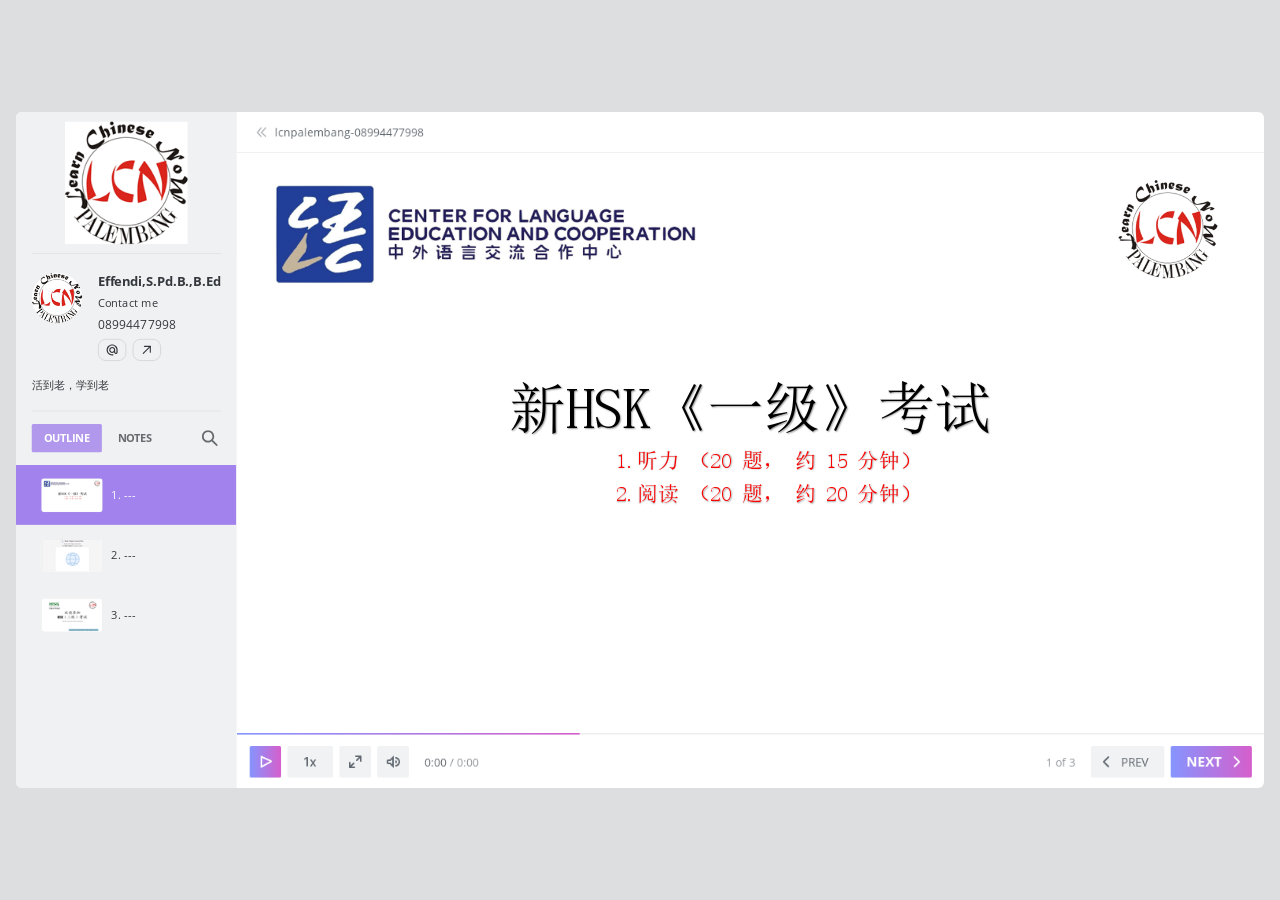
<file: index.html>
<!DOCTYPE html>
<!-- Created with iSpring --><!-- 1576 864 --><!--version 11.7.0.5 --><!--type html --><!--mainFolder ./ -->
<html style=background-color:#dcdee0;>
<head>
    <meta http-equiv="Content-Type" content="text/html;charset=utf-8"/><meta name="viewport" content="width=device-width,initial-scale=1,minimum-scale=1,maximum-scale=1,user-scalable=no"/><meta name="format-detection" content="telephone=no"/><meta name="apple-mobile-web-app-capable" content="yes"/><meta name="apple-mobile-web-app-status-bar-style" content="black"/><meta http-equiv="X-UA-Compatible" content="IE=edge"/><meta name="msapplication-tap-highlight" content="no"/><title>HSK2 TO 35</title><link rel="apple-touch-icon-precomposed" href="data/apple-touch-icon.png"/><link rel="shortcut icon" type="image/ico" href="data/favicon.ico"/><style>body {background-color:#dcdee0;}#spr0_c6779 {display:none;}</style>
    
    
    <style>
		#playerView {
			position:absolute;
			-webkit-tap-highlight-color:rgba(0,0,0,0);
			-webkit-user-select:none;
			-moz-user-select:none;
			-webkit-touch-callout:none;
			-webkit-user-drag:none;
		}
		#playerView * {
			position:absolute;
		}
		#preloader {
			width: 50px;
			height: 50px;
			position: absolute;
			top: 0;
			left: 0;
			bottom: 0;
			right: 0;
			margin: auto;
			border-radius: 10px;
			background-color: rgba(0, 0, 0, 0.5);
		}

		#preloader::after {
			content: '';
			position: absolute;
			background: url([data-uri]);
			background-size: cover;
			top: 0;
			left: 0;
			bottom: 0;
			right: 0;
			animation: preloader_spin 1s infinite linear;
			-webkit-animation: preloader_spin 1s infinite linear;
		}

		@keyframes preloader_spin { 0% {transform: rotate(0deg);} 100% {transform: rotate(360deg);} }
		@-webkit-keyframes preloader_spin { 0% {-webkit-transform: rotate(0deg);} 100% {-webkit-transform: rotate(360deg);}}
    </style>
</head>
<body>
	<div id="preloader"></div>
	<script src="data/browsersupport.js?C5C6F2EF"></script>
	<script src="data/player.js?C5C6F2EF"></script>
    <div id="content"></div>
    <div id="spr0_c6779"></div>
    <script>
		document.addEventListener("DOMContentLoaded", () => (function(startup){
			function start(savedPresentationState)
			{
				var presInfo = "eNrVWltv48YV/iuEin2ztCJF3dyHlqSoNWFaVETa3u16IVDiyGJMkVpe5HUMA1sULdK0D0WBFgH6UKAP6UuL5KEPRZJf03SbzVP+Qs/MkNJQ1MXebgvUN5Iz35z7OXOG8m3JLR2WbhuNdrXDdxtlsc3XyqLcFMottdEoN+RmravWZVEQxbvSQSkG8JF5LHCWwdXqMDDGI97Yn9semo1s/7JcbbXbothsttstmL8uHfJCq3pQmpYOmwJcx4AfByEy5+GwBVNiDVDzRelQqPKNg1KCxXGjKHFjNOT5SrNSHdZ/iCGlw+e3JR9m1ckE+Y57YFb6TkWuHMgV1QHAhzClBH5sj2NuhmBgBAP/+ttXbz7+4u3rn37/9a/f/PUzek/FKk3jeH548fji8ciNK97NxWNWDcCgNc1+fDmzXa8yDmZUnFJe037p8JYY07Fj++LxfBrEAV+ZE1LAri0SG7TFu4OSgqFeHu8FlyycrzcIHq539xMXO2I48mz/qnR392I7E5ZHcwOP6L5MiIWIS25LV/gPPMZhgg5K9tJX8zksisgjQGoC8f/E9iJEhsnd3Yu7A4r2oxxa3I2e59G1PbRjFs3vQc93o7GaK/AkL0iDgKklipS9PLi+G7xgwa3dMkebxNiORhvk2I6e5NDtPehRDt3cjV4kOfQeLRcOixaru9FxTu5mdbO1AV6a5SIYx3kEeUQS/RYHNB331qPggLAJgUuIgwxnhY1XTNIgucvYY4qA0nC1VWtCtykonXKjrchQcrtqWaorjbKq1KpqXazBd/OOCp4mbuS5DuIrH2IXj9dHx8TzVj7V4+lsxNSTZoukulgDgZylEqBO9WCl3StcMX//BRT4b15/8s+/v/72yz9/8/pXb1//7O3nv7sIL3y+8uY3f3nzyR+477/+WKhy3/3pUyir3Ldffsbxde7Nx7/47rd//P7rX2KkUPnu05+//fyrIhKelkhaR6ukkICJ8H2lWuWJRGKlKbabYh1vEfWm0BRQmedxXXNThzx/kTqN2tdJF1fpl5iupsWIutgld2BWQiKa2nMUpUMmpXdGLzfp5YpeJ/RyHdDrFNN5Xpp6/[base64]/0KIynWpLbS6+VjE1NKCvCHmaveLuYeG2l3qerq59bt+iVAqGXPkc6ZN+idwz/NUkokfVyvXwWQCtaEkgScq1UarJTYb9YYAG34HcxTaQrvRatYJ2zWAkwdcwmO2sQLv0V7m/HtmTnr6LCZTKdy9UgjvXQq3IMVovxi1/5YxCvIAMzEVx3RnZuIXZBFZWaqVVr1da2Zi8GKVsLTZGYedYeMAiNUzXugyQNypVuBWX9O82earPKt4vdrOFLXXEc46Yo17Y407Z6KZOwo8pyBG472LsYpHIEqOQKMgdFA4sB03gVKBjzuBF4QR2R8i2KZke3x1GQaJ7+AhMgmy/[base64]/PyLpQxPBlJHU3vWDjGWfs1k4Vv/c2FIrucM22pD3yqzlKr7DEuIFKO0ydercuMhlApevl+ErJMoinIvOhEaB76zJV5WpCBpuuK7kiqKptbx9wPpFd32TmJtcdy7iPRuCbqBSFGce1C6w7uUH4eB17d9RN4Y+vbCvbRjN/BPAgdDRzcmPmXhrmYeBpBxUSTbhBPy7ZGHnKwVmVH8HBCQh4SE5c6Q5/rkfdM0uNbtEfKWb08WbuTC+qyBIQhFoRqt3rXAYA/Uy4bTFzgwaiQxIc0i+1D0+nYSIRaIB0cQSQM7RkUy/RAtiqMDdO36To42sUIvmY1QGLFQMm743k2RClY/ZAfOAi+ZIYWafJsdJjDdtWeud7PWVM5c342uXF9JojiYuR8RE6uZE1JRA2qWpT+n7uXUg9/[base64]/YF6tkLjIuIGSVFf81jrDdWeRGRMhzVds54NTwyivZWEPgfWtnP2I6V0F62eMTiR9DyRyeTeVEB6E/[base64]/6oAotZiULTsEVhWSKR+Pw3IpTFx/[base64]/DmbeyhGhLeLBbPHdBtHkwAc7yHY2Ym3gAmJgtQxJ1BZcamSjacQSTh/jOKEcYzT5rg48UzFaY//kilmg4TAzMJpGZVjG0eHd5PuU9hGZNuEkQXpTqlkUWUTNVOF7aRnaZK+LcbpYtCePF26C2idyVEtpYdzl1RL2HNUWuPS2oWjfY6Qk+LASWoHx8EHp9pPhl0JCn5nk+HtG84PYs52FrY/xo3bGJ89uBuYc1yHzGHfEnHwhwacHacZmFYFIKk+fVTZyDaX1tvcbscxms3jfRywmVIptzPDUbmd030U2cXGVKB1GUCT9n7MGblwdKH15p5GXQrwYMPu5XUvvR9g4ndjmHZ0iqHrUh/KoazhdDbh3ALZH0XrOBVKPqmX+F+bCpNPYSfqsCRmQda8rFA9A+TpkqIRcKsOkhzW1qDnqmxqFt59z9EocuOUFgm++xc2Env7Ktqe7F5Nd9SudKpbZIToEM7s1BIgN96BU/lpDcoLeB4knkNi03OvSB0C/WGTLu6HkxAOY3jUs6PMm7Tc/YgyW4bI/Q3BRMg+c5iqNFCOwBY9hTSFCo4aLzcHfsQK65a5bB3BoTM7Hk+hnk7IuzwWT7uUzHypoCZ9R8Di1onSYS4dPtyAhXjCiUJ2Fajj/qqfLMAw2yXl5/QwEsOp7UWKT5tlsxAKyYi8FojWcWu9sSXJVJSVTYhgy8m0jVxO59pKS4PweT/9lE2r0CzAp5FKRh5ETv2wOieYpDONgiQcZ+qxQHxsglQkzQ0gT+zwCrLVCgJvAzjzAtPSs9NMN52+tilAVsmfFolNFcKC3n7Z/eqG1KEtoR7YDhjjH68/ozB6AEozA8KVPjPBuiAHoru7fwPjKBrP";
				PresentationPlayer.start(presInfo, "content", "playerView", onPlayerInit, savedPresentationState);
				function onPlayerInit(player)
				{
					(function(player){
	(function(player)
{
	function findConnector(win)
	{
		var retries = 0;
		while (!win.ispringPresentationConnector && win.parent && win.parent != win)
		{
			++retries;
			if (retries > 7)
			{
				return null;
			}

			win = win.parent;
		}
		return win.ispringPresentationConnector;
	}

	function getConnector()
	{
		var api = findConnector(window);
		if (!api && window.opener && (typeof(window.opener) != "undefined"))
		{
			api = findConnector(window.opener);
		}
		return api;
	}

	try
	{
		var connector = getConnector();
		if (connector)
		{
			connector.register(player);
		}
	}
	catch (e) {}
})(player);

})(player);

					var preloader = document.getElementById("preloader");
					preloader.parentNode.removeChild(preloader);
				}
			}

			if (startup)
				startup(start);
			else
				start();
		})());
    </script>
</body>
</html>
</file>
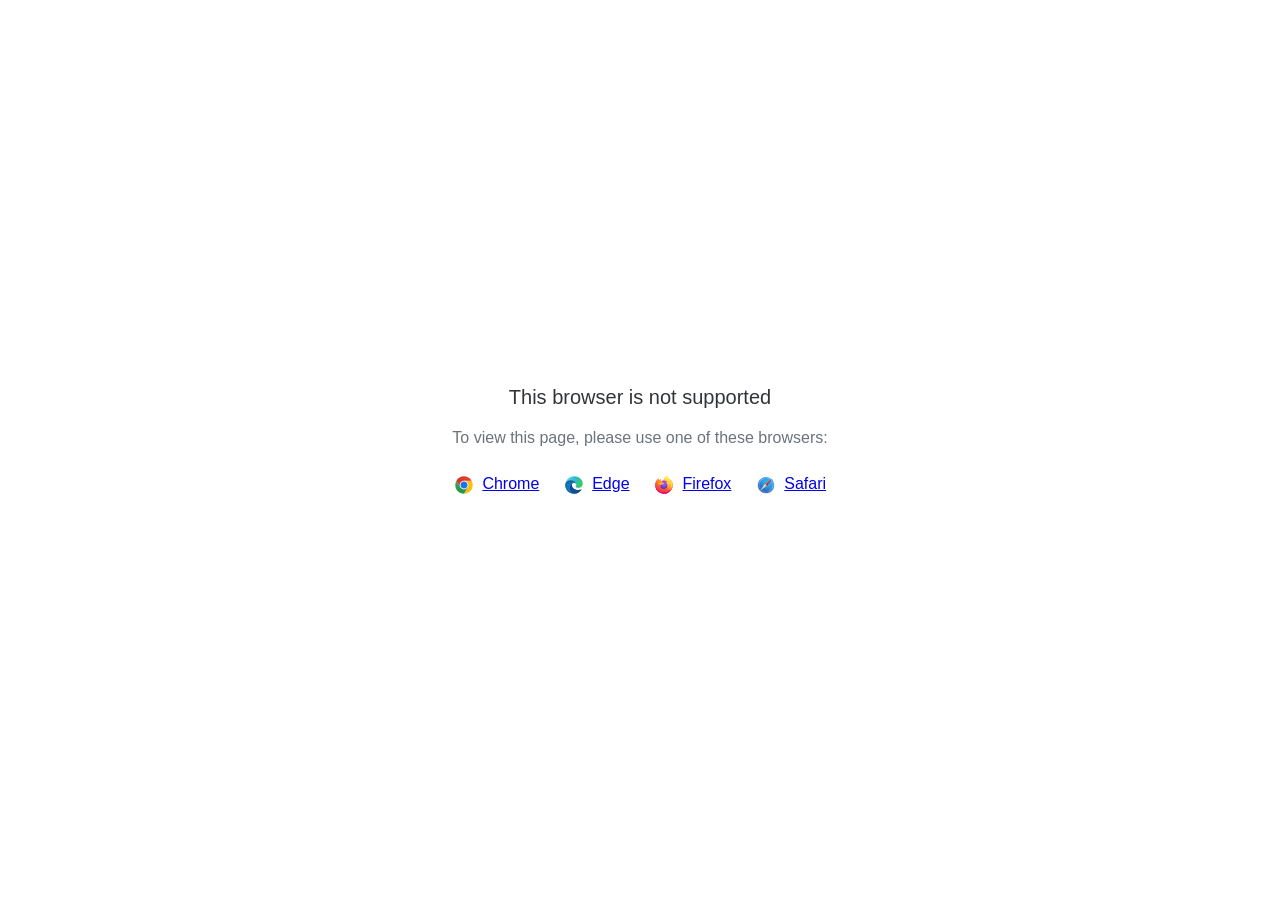
<file: data/html5-unsupported.html>
<html>
<head>
    <meta http-equiv="Content-Type" content="text/html;charset=utf-8"/>
    <meta name="viewport" content="width=device-width,initial-scale=1,maximum-scale=1">
    <meta name="format-detection" content="telephone=no">
    <meta name="apple-mobile-web-app-capable" content="yes">
    <meta name="apple-mobile-web-app-status-bar-style" content="black">
    <meta http-equiv="X-UA-Compatible" content="IE=edge">
    <meta name="msapplication-tap-highlight" content="no" />
    <title>Page Not Available</title>
    <style>
        body {
            background: #fff;
        }

        .banner {
            position: absolute;
            top: 50%;
            left: 50%;
            margin-left: -235px;
            margin-top: -67px;
            width: 470px;
            text-align: center;
            font-family: Roboto, Arial, Helvetica, sans-serif;
        }

        .title {
            margin-bottom: 16px;
            font-size: 20px;
            font-weight: 500;
            color: #323537;
            line-height: 28px;
        }

        .text {
            margin-bottom: 26px;
            font-size: 16px;
            color: #6C737B;
            line-height: 22px;
        }

        .browsers svg, .browsers a {
            display: inline-block;
            vertical-align: top;
        }

        .browsers a {
            font-size: 16px;
            margin-right: 20px;
            margin-left: 4px;
        }

        .browsers :last-child {
            margin-right: 0;
        }
    </style>
</head>
<body>
    <div class="banner">
        <div class="title">This browser is not supported</div>
        <div class="text">To view this page, please use one of these browsers:</div>
        <div class="browsers">
            <svg width="20" height="20" viewBox="0 0 20 20" fill="none" xmlns="http://www.w3.org/2000/svg">
                <path d="M10.0001 10.0001L13.789 12.1875L10.0001 18.7501C14.8326 18.7501 18.7501 14.8326 18.7501 10.0001C18.7501 8.40581 18.3216 6.91244 17.5766 5.625H10L10.0001 10.0001Z" fill="#FBBF12"/>
                <path d="M9.99999 1.25C6.76136 1.25 3.93585 3.01077 2.42285 5.6261L6.21103 12.1876L9.99999 10.0001V5.62507H17.5766C16.0634 3.01039 13.2382 1.25 9.99999 1.25Z" fill="url(#paint0_linear_579_2699)"/>
                <path d="M1.25005 10C1.25005 14.8325 5.16742 18.75 10 18.75L13.789 12.1875L10 10L6.21109 12.1875L2.42291 5.62598C1.67833 6.91306 1.25 8.40588 1.25 9.99988" fill="url(#paint1_linear_579_2699)"/>
                <path d="M14.3751 10.0001C14.3751 12.4163 12.4163 14.3751 10.0001 14.3751C7.58381 14.3751 5.625 12.4163 5.625 10.0001C5.625 7.58381 7.58381 5.625 10.0001 5.625C12.4163 5.625 14.3751 7.58381 14.3751 10.0001Z" fill="white"/>
                <path d="M13.5548 10.0001C13.5548 11.9633 11.9633 13.5548 10.0001 13.5548C8.03686 13.5548 6.44531 11.9633 6.44531 10.0001C6.44531 8.03686 8.03686 6.44531 10.0001 6.44531C11.9633 6.44531 13.5548 8.03686 13.5548 10.0001Z" fill="#1A73E8"/>
                <defs>
                    <linearGradient id="paint0_linear_579_2699" x1="5.04786" y1="6.71874" x2="12.965" y2="6.71874" gradientUnits="userSpaceOnUse">
                        <stop stop-color="#DB3328"/>
                        <stop offset="1" stop-color="#E53D30"/>
                    </linearGradient>
                    <linearGradient id="paint1_linear_579_2699" x1="4.58454" y1="7.18406" x2="7.82938" y2="12.8043" gradientUnits="userSpaceOnUse">
                        <stop stop-color="#32A651"/>
                        <stop offset="1" stop-color="#279847"/>
                    </linearGradient>
                </defs>
            </svg>
            <a href="https://www.google.com/chrome">Chrome</a>
            <svg width="20" height="20" viewBox="0 0 20 20" fill="none" xmlns="http://www.w3.org/2000/svg">
                <path d="M12.2449 9.92045C12.2449 8.25 10.5088 5.36648 6.59777 5.36648C2.68671 5.36648 1.25 8.62784 1.25 10.0199C1.25 5.0483 5.30074 1.25 10.1097 1.25C14.9188 1.25 18.75 4.84943 18.75 8.50852C18.75 11.7699 16.2956 12.9034 14.3002 12.9034C12.9832 12.9034 11.4866 12.4659 11.4866 11.7699C11.4866 11.233 12.2449 11.233 12.2449 9.92045Z" fill="url(#paint0_linear_579_2709)"/>
                <path d="M6.59777 5.36646C10.5088 5.36646 12.2449 8.24998 12.2449 9.92043C12.2449 9.93342 12.2448 9.94627 12.2446 9.95901C12.2249 8.84657 11.4738 7.79259 9.99002 7.79259C8.11431 7.79259 5.5801 10.338 5.91933 13.5C6.19087 16.031 8.33381 19.4261 12.9832 18.2329C12.9832 18.2329 12.1052 18.75 9.6508 18.75C5.30074 18.75 1.25 14.7727 1.25 10.2187C1.25 10.0981 1.25184 9.97975 1.25555 9.8637C1.35584 8.39889 2.82648 5.36646 6.59777 5.36646Z" fill="url(#paint1_linear_579_2709)"/>
                <path d="M6.59777 5.36646C10.5088 5.36646 12.2449 8.24998 12.2449 9.92043C12.2449 9.93342 12.2448 9.94627 12.2446 9.95901C12.2249 8.84657 11.4738 7.79259 9.99002 7.79259C8.11431 7.79259 5.5801 10.338 5.91933 13.5C6.19087 16.031 8.33381 19.4261 12.9832 18.2329C12.9832 18.2329 12.1052 18.75 9.6508 18.75C5.30074 18.75 1.25 14.7727 1.25 10.2187C1.25 10.0981 1.25184 9.97975 1.25555 9.8637C1.35584 8.39889 2.82648 5.36646 6.59777 5.36646Z" fill="url(#paint2_radial_579_2709)"/>
                <path d="M12.4415 18.4371C14.9324 17.7576 16.712 15.6377 17.0338 15.2101C17.393 14.7328 17.4928 14.4345 17.393 14.3351C17.2932 14.2357 17.1536 14.2555 16.7944 14.4345C16.4352 14.6135 14.32 15.4885 11.9056 14.7527C9.49107 14.0169 7.83486 12.1078 7.83486 9.99987C7.83486 8.36919 9.23166 7.79248 9.98993 7.79248C8.11422 7.79248 5.58001 10.3379 5.91923 13.4999C6.19077 16.0309 8.33371 19.426 12.9831 18.2328C12.9831 18.2328 12.821 18.3283 12.4415 18.4371Z" fill="#0E458A"/>
                <path d="M12.4415 18.4371C14.9324 17.7576 16.712 15.6377 17.0338 15.2101C17.393 14.7328 17.4928 14.4345 17.393 14.3351C17.2932 14.2357 17.1536 14.2555 16.7944 14.4345C16.4352 14.6135 14.32 15.4885 11.9056 14.7527C9.49107 14.0169 7.83486 12.1078 7.83486 9.99987C7.83486 8.36919 9.23166 7.79248 9.98993 7.79248C8.11422 7.79248 5.58001 10.3379 5.91923 13.4999C6.19077 16.0309 8.33371 19.426 12.9831 18.2328C12.9831 18.2328 12.821 18.3283 12.4415 18.4371Z" fill="url(#paint3_radial_579_2709)"/>
                <defs>
                    <linearGradient id="paint0_linear_579_2709" x1="17.7323" y1="11.5909" x2="0.61762" y2="7.54779" gradientUnits="userSpaceOnUse">
                        <stop stop-color="#3BCC50"/>
                        <stop offset="0.489583" stop-color="#2ABAD6"/>
                        <stop offset="1" stop-color="#7DCFE7"/>
                    </linearGradient>
                    <linearGradient id="paint1_linear_579_2709" x1="7.11659" y1="5.36646" x2="7.11659" y2="18.75" gradientUnits="userSpaceOnUse">
                        <stop stop-color="#035989"/>
                        <stop offset="0.265625" stop-color="#1175B6"/>
                        <stop offset="1" stop-color="#0470CF"/>
                    </linearGradient>
                    <radialGradient id="paint2_radial_579_2709" cx="0" cy="0" r="1" gradientUnits="userSpaceOnUse" gradientTransform="translate(6.83723 11.8693) rotate(59.2143) scale(5.92595 5.93561)">
                        <stop stop-color="#1284D8"/>
                        <stop offset="0.813899" stop-color="#1170B2" stop-opacity="0.767762"/>
                        <stop offset="1" stop-color="#0E649B" stop-opacity="0.65"/>
                    </radialGradient>
                    <radialGradient id="paint3_radial_579_2709" cx="0" cy="0" r="1" gradientUnits="userSpaceOnUse" gradientTransform="translate(11.6661 13.4999) rotate(77.9982) scale(4.79806 5.18015)">
                        <stop stop-color="#104890"/>
                        <stop offset="0.69943" stop-color="#12529E" stop-opacity="0.70624"/>
                        <stop offset="1" stop-color="#0E4584" stop-opacity="0.58"/>
                    </radialGradient>
                </defs>
            </svg>
            <a href="https://www.microsoft.com/edge">Edge</a>
            <svg width="20" height="20" viewBox="0 0 20 20" fill="none" xmlns="http://www.w3.org/2000/svg">
                <path d="M18.1191 6.70405C17.7385 5.78587 16.967 4.79462 16.3615 4.4815C16.8544 5.4501 17.1395 6.42162 17.2485 7.14652C17.2485 7.14652 17.2485 7.15163 17.2503 7.16113C16.2598 4.6861 14.5798 3.68791 13.2079 1.51504C13.1383 1.40543 13.069 1.29582 13.0012 1.17854C12.963 1.1124 12.932 1.05248 12.905 0.995851C12.8481 0.885984 12.8042 0.76987 12.7741 0.649844C12.7743 0.644144 12.7725 0.638558 12.7688 0.63417C12.7652 0.629782 12.7601 0.626904 12.7544 0.626094C12.749 0.624635 12.7434 0.624635 12.738 0.626094C12.7366 0.626756 12.7352 0.627617 12.734 0.628652C12.7318 0.628652 12.7296 0.63121 12.7274 0.63194L12.7311 0.627191C10.5302 1.91914 9.78353 4.30904 9.71499 5.5049C8.83549 5.56518 7.99455 5.88974 7.30189 6.43623C7.22949 6.37488 7.15379 6.31755 7.07512 6.26451C6.87551 5.56419 6.86708 4.82302 7.0507 4.11832C6.15057 4.52936 5.45059 5.17789 4.94165 5.75189H4.93764C4.5902 5.31089 4.61463 3.85634 4.63432 3.55272C4.63031 3.53372 4.37547 3.68535 4.34266 3.70837C4.03608 3.92756 3.7495 4.17357 3.48628 4.4435C3.18675 4.74784 2.9131 5.07672 2.66818 5.42671C2.1047 6.22702 1.70509 7.13132 1.49244 8.08735C1.48843 8.10635 1.48478 8.12608 1.48077 8.14544C1.46437 8.22254 1.40494 8.60946 1.39437 8.6935V8.71286C1.3169 9.11266 1.26865 9.5176 1.25 9.92444V9.96938C1.25 14.8186 5.17279 18.75 10.0114 18.75C14.345 18.75 17.943 15.5968 18.6477 11.455C18.6623 11.3428 18.6743 11.2295 18.6875 11.1163C18.8617 9.61022 18.6681 8.02743 18.1191 6.70405ZM8.02046 13.5774C8.06129 13.5968 8.09994 13.6183 8.14186 13.6373L8.14769 13.641C8.10577 13.6205 8.06311 13.5993 8.02082 13.5774H8.02046ZM17.251 7.16515V7.15675V7.16625V7.16515Z" fill="url(#paint0_linear_579_2717)"/>
                <path d="M18.119 6.704C17.7384 5.78582 16.9669 4.79457 16.3614 4.48145C16.8543 5.45005 17.1394 6.42157 17.2484 7.14647V7.16437C18.0752 9.41067 17.6246 11.695 16.9757 13.0907C15.9716 15.25 13.541 17.4635 9.73602 17.3557C5.62839 17.2388 2.0071 14.1802 1.33082 10.1776C1.20759 9.54586 1.33082 9.22543 1.39279 8.71281C1.31733 9.10778 1.28853 9.22214 1.25098 9.92439V9.96933C1.25098 14.8185 5.17377 18.7499 10.0124 18.7499C14.346 18.7499 17.944 15.5968 18.6487 11.4549C18.6633 11.3428 18.6753 11.2295 18.6884 11.1162C18.8616 9.61017 18.668 8.02738 18.119 6.704Z" fill="url(#paint1_radial_579_2717)"/>
                <path d="M18.119 6.704C17.7384 5.78582 16.9669 4.79457 16.3614 4.48145C16.8543 5.45005 17.1394 6.42157 17.2484 7.14647V7.16437C18.0752 9.41067 17.6246 11.695 16.9757 13.0907C15.9716 15.25 13.541 17.4635 9.73602 17.3557C5.62839 17.2388 2.0071 14.1802 1.33082 10.1776C1.20759 9.54586 1.33082 9.22543 1.39279 8.71281C1.31733 9.10778 1.28853 9.22214 1.25098 9.92439V9.96933C1.25098 14.8185 5.17377 18.7499 10.0124 18.7499C14.346 18.7499 17.944 15.5968 18.6487 11.4549C18.6633 11.3428 18.6753 11.2295 18.6884 11.1162C18.8616 9.61017 18.668 8.02738 18.119 6.704Z" fill="url(#paint2_radial_579_2717)"/>
                <path d="M13.8612 7.73587C13.8806 7.74939 13.8977 7.7629 13.9159 7.77642C13.696 7.38513 13.4221 7.02694 13.1022 6.71246C10.3788 3.98314 12.3884 0.794172 12.7271 0.631947L12.7307 0.627197C10.5298 1.91915 9.78314 4.30905 9.7146 5.50491C9.81668 5.49797 9.9184 5.4892 10.0223 5.4892C11.6647 5.4892 13.0953 6.39459 13.8612 7.73587Z" fill="url(#paint3_radial_579_2717)"/>
                <path d="M10.028 8.28118C10.0138 8.5004 9.24382 9.25307 8.97441 9.25307C6.48292 9.25307 6.07861 10.7635 6.07861 10.7635C6.18798 12.0357 7.07244 13.0833 8.14245 13.6375C8.19131 13.6627 8.24052 13.6854 8.28828 13.708C8.37396 13.7446 8.46 13.7811 8.54567 13.8136C8.91262 13.9433 9.29689 14.0172 9.68568 14.0329C14.0525 14.2382 14.8991 8.80001 11.7473 7.22087C12.5541 7.08021 13.3919 7.40575 13.8597 7.73495C13.0941 6.39367 11.6631 5.48828 10.0207 5.48828C9.91682 5.48828 9.81511 5.49705 9.71303 5.50399C8.83417 5.56502 7.99404 5.88994 7.30212 6.43642C7.43591 6.55005 7.58685 6.70131 7.90439 7.0148C8.5001 7.60378 10.0247 8.20993 10.028 8.28118Z" fill="url(#paint4_radial_579_2717)"/>
                <path d="M10.028 8.28118C10.0138 8.5004 9.24382 9.25307 8.97441 9.25307C6.48292 9.25307 6.07861 10.7635 6.07861 10.7635C6.18798 12.0357 7.07244 13.0833 8.14245 13.6375C8.19131 13.6627 8.24052 13.6854 8.28828 13.708C8.37396 13.7446 8.46 13.7811 8.54567 13.8136C8.91262 13.9433 9.29689 14.0172 9.68568 14.0329C14.0525 14.2382 14.8991 8.80001 11.7473 7.22087C12.5541 7.08021 13.3919 7.40575 13.8597 7.73495C13.0941 6.39367 11.6631 5.48828 10.0207 5.48828C9.91682 5.48828 9.81511 5.49705 9.71303 5.50399C8.83417 5.56502 7.99404 5.88994 7.30212 6.43642C7.43591 6.55005 7.58685 6.70131 7.90439 7.0148C8.5001 7.60378 10.0247 8.20993 10.028 8.28118Z" fill="url(#paint5_radial_579_2717)"/>
                <path d="M6.89479 6.14439C6.96588 6.19043 7.02421 6.22916 7.07708 6.2646C6.87746 5.56428 6.86903 4.82311 7.05265 4.11841C6.15252 4.52945 5.45255 5.17799 4.9436 5.75198C4.9848 5.75089 6.2557 5.72787 6.89479 6.14439Z" fill="url(#paint6_radial_579_2717)"/>
                <path d="M1.33119 10.1776C2.00747 14.1802 5.62876 17.2388 9.7393 17.3557C13.5443 17.4635 15.9735 15.25 16.979 13.0907C17.6279 11.6946 18.0785 9.41068 17.2517 7.16437V7.14756C17.2517 7.14976 17.2517 7.15268 17.2535 7.16218C17.5641 9.1962 16.532 11.1667 14.9184 12.4992C14.9167 12.5029 14.9152 12.5067 14.9137 12.5105C11.7692 15.0765 8.76042 14.0586 8.15123 13.6431C8.10893 13.6227 8.06628 13.6015 8.02399 13.5796C6.19056 12.7027 5.43334 11.0274 5.59558 9.5919C4.04797 9.5919 3.52007 8.28314 3.52007 8.28314C3.52007 8.28314 4.90982 7.29006 6.74143 8.1538C8.43778 8.95396 10.031 8.2835 10.031 8.28314C10.0277 8.21189 8.50304 7.60391 7.90842 7.01676C7.59088 6.70327 7.43995 6.55201 7.30615 6.43838C7.23375 6.37702 7.15805 6.3197 7.07939 6.26665C7.02725 6.23012 6.97001 6.19358 6.8971 6.14645C6.25801 5.72992 4.98711 5.75294 4.94518 5.75404H4.94117C4.59374 5.31303 4.61816 3.85849 4.63785 3.55487C4.63384 3.53587 4.379 3.68749 4.34619 3.71051C4.03961 3.92971 3.75303 4.17571 3.48981 4.44564C3.19028 4.74999 2.91663 5.07887 2.67171 5.42886C2.10823 6.22916 1.70862 7.13347 1.49597 8.08949C1.48904 8.1063 1.17734 9.47023 1.33119 10.1776Z" fill="url(#paint7_radial_579_2717)"/>
                <path d="M13.1024 6.71246C13.4222 7.02693 13.6962 7.38513 13.9161 7.77642C13.9616 7.81071 14.0055 7.8473 14.0473 7.88603C16.0335 9.71873 14.9945 12.3132 14.9154 12.4996C16.529 11.1671 17.5611 9.19662 17.2505 7.16259C16.2599 4.6861 14.58 3.68791 13.2081 1.51504C13.1385 1.40543 13.0692 1.29582 13.0014 1.17854C12.9631 1.1124 12.9321 1.05248 12.9051 0.995851C12.8483 0.885984 12.8044 0.76987 12.7742 0.649844C12.7745 0.644144 12.7726 0.638559 12.769 0.63417C12.7653 0.629782 12.7602 0.626904 12.7546 0.626094C12.7492 0.624635 12.7435 0.624635 12.7382 0.626094C12.7367 0.626756 12.7354 0.627617 12.7341 0.628652C12.732 0.628652 12.7298 0.63121 12.7276 0.63194C12.3885 0.794165 10.379 3.98313 13.1024 6.71246Z" fill="url(#paint8_radial_579_2717)"/>
                <path d="M14.0464 7.88413C14.0046 7.8454 13.9608 7.80882 13.9152 7.77452C13.8973 7.761 13.8787 7.74748 13.8605 7.73396C13.3928 7.40513 12.555 7.07922 11.7482 7.21989C14.8995 8.79902 14.0534 14.2372 9.68654 14.0319C9.29775 14.0163 8.91348 13.9424 8.54653 13.8126C8.46085 13.7805 8.37481 13.7451 8.28914 13.7071C8.23956 13.6844 8.19034 13.6618 8.14331 13.6365L8.14914 13.6402C8.75834 14.0567 11.7671 15.0746 14.9116 12.5075C14.9116 12.5075 14.9134 12.5028 14.9163 12.4962C14.9943 12.3132 16.0334 9.71866 14.0464 7.88413Z" fill="url(#paint9_radial_579_2717)"/>
                <path d="M6.07833 10.7635C6.07833 10.7635 6.48264 9.25306 8.97412 9.25306C9.24354 9.25306 10.0135 8.49966 10.0277 8.28117C10.0419 8.06268 8.43455 8.95199 6.7382 8.15183C4.90659 7.28809 3.51685 8.28117 3.51685 8.28117C3.51685 8.28117 4.04475 9.58993 5.59235 9.58993C5.43012 11.0255 6.18733 12.6992 8.02076 13.5776C8.06159 13.597 8.10024 13.6185 8.14217 13.6375C7.07215 13.0843 6.18879 12.0357 6.07833 10.7635Z" fill="url(#paint10_radial_579_2717)"/>
                <path d="M18.1191 6.70405C17.7385 5.78587 16.967 4.79462 16.3615 4.4815C16.8544 5.4501 17.1395 6.42162 17.2485 7.14652C17.2485 7.14652 17.2485 7.15163 17.2503 7.16113C16.2598 4.6861 14.5798 3.68791 13.2079 1.51504C13.1383 1.40543 13.069 1.29582 13.0012 1.17854C12.963 1.1124 12.932 1.05248 12.905 0.995851C12.8481 0.885984 12.8042 0.76987 12.7741 0.649844C12.7743 0.644144 12.7725 0.638558 12.7688 0.63417C12.7652 0.629782 12.7601 0.626904 12.7544 0.626094C12.749 0.624635 12.7434 0.624635 12.738 0.626094C12.7366 0.626756 12.7352 0.627617 12.734 0.628652C12.7318 0.628652 12.7296 0.63121 12.7274 0.63194L12.7311 0.627191C10.5302 1.91914 9.78353 4.30904 9.71499 5.5049C9.81707 5.49796 9.91878 5.48919 10.0227 5.48919C11.6651 5.48919 13.0957 6.39458 13.8616 7.73586C13.3939 7.40703 12.5561 7.08111 11.7493 7.22178C14.9007 8.80092 14.0545 14.2391 9.68764 14.0338C9.29885 14.0182 8.91458 13.9443 8.54763 13.8145C8.46196 13.7824 8.37592 13.747 8.29024 13.709C8.24066 13.6863 8.19144 13.6636 8.14441 13.6384L8.15025 13.6421C8.10796 13.6216 8.0653 13.6004 8.02301 13.5785C8.06384 13.5979 8.10249 13.6194 8.14441 13.6384C7.07221 13.0842 6.18885 12.0356 6.07839 10.7633C6.07839 10.7633 6.4827 9.25288 8.97418 9.25288C9.2436 9.25288 10.0136 8.49949 10.0278 8.28099C10.0245 8.20975 8.49987 7.60177 7.90525 7.01462C7.58771 6.70113 7.43678 6.54986 7.30298 6.43623C7.23058 6.37488 7.15488 6.31755 7.07622 6.26451C6.87661 5.56419 6.86817 4.82302 7.05179 4.11832C6.15166 4.52936 5.45169 5.17789 4.94275 5.75189H4.93874C4.5913 5.31089 4.61572 3.85634 4.63541 3.55272C4.6314 3.53372 4.37657 3.68535 4.34375 3.70837C4.03717 3.92756 3.75059 4.17357 3.48738 4.4435C3.18785 4.74784 2.9142 5.07672 2.66928 5.42671C2.1058 6.22702 1.70618 7.13132 1.49353 8.08735C1.48952 8.10635 1.48588 8.12608 1.48187 8.14544C1.46546 8.22254 1.39109 8.61494 1.38088 8.69898C1.38088 8.70556 1.38088 8.69277 1.38088 8.69898C1.31262 9.10444 1.26891 9.51368 1.25 9.92444V9.96938C1.25 14.8186 5.17279 18.75 10.0114 18.75C14.345 18.75 17.943 15.5968 18.6477 11.455C18.6623 11.3428 18.6743 11.2295 18.6875 11.1163C18.8617 9.61022 18.6681 8.02743 18.1191 6.70405ZM17.25 7.15492V7.16442V7.15492Z" fill="url(#paint11_linear_579_2717)"/>
                <defs>
                    <linearGradient id="paint0_linear_579_2717" x1="16.9594" y1="3.43288" x2="2.3837" y2="17.4648" gradientUnits="userSpaceOnUse">
                        <stop offset="0.05" stop-color="#FFF44F"/>
                        <stop offset="0.11" stop-color="#FFE847"/>
                        <stop offset="0.22" stop-color="#FFC830"/>
                        <stop offset="0.37" stop-color="#FF980E"/>
                        <stop offset="0.4" stop-color="#FF8B16"/>
                        <stop offset="0.46" stop-color="#FF672A"/>
                        <stop offset="0.53" stop-color="#FF3647"/>
                        <stop offset="0.7" stop-color="#E31587"/>
                    </linearGradient>
                    <radialGradient id="paint1_radial_579_2717" cx="0" cy="0" r="1" gradientUnits="userSpaceOnUse" gradientTransform="translate(16.287 2.63668) scale(18.2654 18.3055)">
                        <stop offset="0.13" stop-color="#FFBD4F"/>
                        <stop offset="0.19" stop-color="#FFAC31"/>
                        <stop offset="0.25" stop-color="#FF9D17"/>
                        <stop offset="0.28" stop-color="#FF980E"/>
                        <stop offset="0.4" stop-color="#FF563B"/>
                        <stop offset="0.47" stop-color="#FF3750"/>
                        <stop offset="0.71" stop-color="#F5156C"/>
                        <stop offset="0.78" stop-color="#EB0878"/>
                        <stop offset="0.86" stop-color="#E50080"/>
                    </radialGradient>
                    <radialGradient id="paint2_radial_579_2717" cx="0" cy="0" r="1" gradientUnits="userSpaceOnUse" gradientTransform="translate(9.61279 10.1202) scale(18.2654 18.3055)">
                        <stop offset="0.3" stop-color="#960E18"/>
                        <stop offset="0.35" stop-color="#B11927" stop-opacity="0.74"/>
                        <stop offset="0.43" stop-color="#DB293D" stop-opacity="0.34"/>
                        <stop offset="0.5" stop-color="#F5334B" stop-opacity="0.09"/>
                        <stop offset="0.53" stop-color="#FF3750" stop-opacity="0"/>
                    </radialGradient>
                    <radialGradient id="paint3_radial_579_2717" cx="0" cy="0" r="1" gradientUnits="userSpaceOnUse" gradientTransform="translate(11.8153 -1.51753) scale(13.2325 13.2615)">
                        <stop offset="0.13" stop-color="#FFF44F"/>
                        <stop offset="0.25" stop-color="#FFDC3E"/>
                        <stop offset="0.51" stop-color="#FF9D12"/>
                        <stop offset="0.53" stop-color="#FF980E"/>
                    </radialGradient>
                    <radialGradient id="paint4_radial_579_2717" cx="0" cy="0" r="1" gradientUnits="userSpaceOnUse" gradientTransform="translate(7.59304 14.9021) scale(8.69686 8.71594)">
                        <stop offset="0.35" stop-color="#3A8EE6"/>
                        <stop offset="0.47" stop-color="#5C79F0"/>
                        <stop offset="0.67" stop-color="#9059FF"/>
                        <stop offset="1" stop-color="#C139E6"/>
                    </radialGradient>
                    <radialGradient id="paint5_radial_579_2717" cx="0" cy="0" r="1" gradientUnits="userSpaceOnUse" gradientTransform="translate(9.87545 7.94492) rotate(-13.9265) scale(4.60823 5.42407)">
                        <stop offset="0.21" stop-color="#9059FF" stop-opacity="0"/>
                        <stop offset="0.28" stop-color="#8C4FF3" stop-opacity="0.06"/>
                        <stop offset="0.75" stop-color="#7716A8" stop-opacity="0.45"/>
                        <stop offset="0.97" stop-color="#6E008B" stop-opacity="0.6"/>
                    </radialGradient>
                    <radialGradient id="paint6_radial_579_2717" cx="0" cy="0" r="1" gradientUnits="userSpaceOnUse" gradientTransform="translate(9.38226 1.88781) scale(6.25678 6.27051)">
                        <stop stop-color="#FFE226"/>
                        <stop offset="0.12" stop-color="#FFDB27"/>
                        <stop offset="0.3" stop-color="#FFC82A"/>
                        <stop offset="0.5" stop-color="#FFA930"/>
                        <stop offset="0.73" stop-color="#FF7E37"/>
                        <stop offset="0.79" stop-color="#FF7139"/>
                    </radialGradient>
                    <radialGradient id="paint7_radial_579_2717" cx="0" cy="0" r="1" gradientUnits="userSpaceOnUse" gradientTransform="translate(14.3005 -2.08939) scale(26.6943 26.7529)">
                        <stop offset="0.11" stop-color="#FFF44F"/>
                        <stop offset="0.46" stop-color="#FF980E"/>
                        <stop offset="0.62" stop-color="#FF5634"/>
                        <stop offset="0.72" stop-color="#FF3647"/>
                        <stop offset="0.9" stop-color="#E31587"/>
                    </radialGradient>
                    <radialGradient id="paint8_radial_579_2717" cx="0" cy="0" r="1" gradientUnits="userSpaceOnUse" gradientTransform="translate(11.72 0.833589) rotate(84.2447) scale(19.4998 12.7839)">
                        <stop stop-color="#FFF44F"/>
                        <stop offset="0.06" stop-color="#FFE847"/>
                        <stop offset="0.17" stop-color="#FFC830"/>
                        <stop offset="0.3" stop-color="#FF980E"/>
                        <stop offset="0.36" stop-color="#FF8B16"/>
                        <stop offset="0.45" stop-color="#FF672A"/>
                        <stop offset="0.57" stop-color="#FF3647"/>
                        <stop offset="0.74" stop-color="#E31587"/>
                    </radialGradient>
                    <radialGradient id="paint9_radial_579_2717" cx="0" cy="0" r="1" gradientUnits="userSpaceOnUse" gradientTransform="translate(9.23484 4.20996) scale(16.6653 16.7019)">
                        <stop offset="0.14" stop-color="#FFF44F"/>
                        <stop offset="0.48" stop-color="#FF980E"/>
                        <stop offset="0.59" stop-color="#FF5634"/>
                        <stop offset="0.66" stop-color="#FF3647"/>
                        <stop offset="0.9" stop-color="#E31587"/>
                    </radialGradient>
                    <radialGradient id="paint10_radial_579_2717" cx="0" cy="0" r="1" gradientUnits="userSpaceOnUse" gradientTransform="translate(13.6341 5.18793) scale(18.2402 18.2803)">
                        <stop offset="0.09" stop-color="#FFF44F"/>
                        <stop offset="0.23" stop-color="#FFE141"/>
                        <stop offset="0.51" stop-color="#FFAF1E"/>
                        <stop offset="0.63" stop-color="#FF980E"/>
                    </radialGradient>
                    <linearGradient id="paint11_linear_579_2717" x1="16.7844" y1="3.35761" x2="4.38152" y2="15.7337" gradientUnits="userSpaceOnUse">
                        <stop offset="0.17" stop-color="#FFF44F" stop-opacity="0.8"/>
                        <stop offset="0.27" stop-color="#FFF44F" stop-opacity="0.63"/>
                        <stop offset="0.49" stop-color="#FFF44F" stop-opacity="0.22"/>
                        <stop offset="0.6" stop-color="#FFF44F" stop-opacity="0"/>
                    </linearGradient>
                </defs>
            </svg>
            <a href="https://www.mozilla.org/firefox">Firefox</a>
            <svg width="20" height="20" viewBox="0 0 20 20" fill="none" xmlns="http://www.w3.org/2000/svg">
                <path d="M10 18.75C14.8325 18.75 18.75 14.8325 18.75 10C18.75 5.16751 14.8325 1.25 10 1.25C5.16751 1.25 1.25 5.16751 1.25 10C1.25 14.8325 5.16751 18.75 10 18.75Z" fill="url(#paint0_linear_579_2734)"/>
                <path d="M10 18.0938C14.4701 18.0938 18.0938 14.4701 18.0938 10C18.0938 5.52995 14.4701 1.90625 10 1.90625C5.52995 1.90625 1.90625 5.52995 1.90625 10C1.90625 14.4701 5.52995 18.0938 10 18.0938Z" fill="url(#paint1_radial_579_2734)"/>
                <path d="M10.0137 3.87498C9.95897 3.87498 9.91113 3.83399 9.91113 3.7793V2.35057C9.91113 2.29588 9.95897 2.25488 10.0137 2.25488C10.0683 2.25488 10.1162 2.29588 10.1162 2.35057V3.7793C10.1093 3.83399 10.0683 3.87498 10.0137 3.87498Z" fill="#F3F3F3"/>
                <path d="M10.0137 3.88182C9.95214 3.88182 9.9043 3.83397 9.9043 3.77929V2.35058C9.9043 2.29589 9.95214 2.24805 10.0137 2.24805C10.0752 2.24805 10.123 2.29589 10.123 2.35058V3.77929C10.123 3.83397 10.0684 3.88182 10.0137 3.88182ZM10.0137 2.26167C9.96583 2.26167 9.91799 2.30273 9.91799 2.35058V3.77929C9.91799 3.82713 9.95898 3.8682 10.0137 3.8682C10.0615 3.8682 10.1093 3.82713 10.1093 3.77929V2.35058C10.1026 2.30273 10.0615 2.26167 10.0137 2.26167Z" fill="white"/>
                <path d="M10.6972 3.10941C10.6426 3.10257 10.6016 3.06157 10.6016 3.00688L10.6494 2.37108C10.6562 2.31646 10.7041 2.2754 10.7588 2.28224C10.8135 2.28909 10.8545 2.33015 10.8545 2.38484L10.8066 3.02057C10.7998 3.07526 10.7519 3.11626 10.6972 3.10948V3.10941Z" fill="#F3F3F3"/>
                <path d="M10.6973 3.1164C10.6357 3.10955 10.5947 3.06171 10.5947 3.00702L10.6426 2.37123C10.6494 2.31661 10.6973 2.26877 10.7588 2.27554C10.8203 2.28239 10.8613 2.3303 10.8613 2.38492L10.8135 3.02071C10.8066 3.08224 10.7588 3.12324 10.6973 3.1164ZM10.7588 2.28923C10.7109 2.28923 10.663 2.32346 10.663 2.3713L10.6152 3.00709C10.6152 3.05486 10.6494 3.09593 10.7041 3.10271C10.7519 3.10271 10.7998 3.06855 10.7998 3.02071L10.8476 2.38492C10.8476 2.33708 10.8066 2.29608 10.7587 2.28923H10.7588Z" fill="white"/>
                <path d="M11.2099 3.99815C11.1551 3.98447 11.121 3.93662 11.1278 3.88193L11.4081 2.48051C11.4218 2.4259 11.4696 2.39167 11.5243 2.40536C11.579 2.41905 11.6131 2.4669 11.6063 2.52158L11.326 3.923C11.3192 3.97078 11.2645 4.005 11.2098 3.99815H11.2099Z" fill="#F3F3F3"/>
                <path d="M11.2101 4.00462C11.1485 3.99093 11.1144 3.93625 11.1212 3.88156L11.4015 2.48016C11.4152 2.42554 11.4699 2.38447 11.5313 2.39816C11.5928 2.41185 11.6271 2.46654 11.6202 2.52123L11.34 3.92263C11.3263 3.97724 11.2716 4.01147 11.2101 4.00462ZM11.5313 2.41185C11.4835 2.40501 11.4356 2.43231 11.4219 2.48023L11.1418 3.88163C11.1349 3.9294 11.1622 3.97724 11.2169 3.991C11.2647 3.99778 11.3126 3.9704 11.3263 3.92256L11.6065 2.52123C11.6134 2.46654 11.5792 2.42554 11.5313 2.41185Z" fill="white"/>
                <path d="M12.0302 3.38287C12.0172 3.37973 12.0049 3.37405 11.9941 3.36617C11.9832 3.35828 11.9741 3.34834 11.9671 3.33691C11.9601 3.32548 11.9554 3.31279 11.9534 3.29956C11.9513 3.28633 11.9519 3.27282 11.955 3.2598L12.1259 2.64462C12.1395 2.58993 12.1942 2.56255 12.2489 2.57624C12.3036 2.58993 12.3378 2.64462 12.3242 2.69931L12.1532 3.31456C12.1395 3.36918 12.0849 3.39656 12.0302 3.38287Z" fill="#F3F3F3"/>
                <path d="M12.0302 3.38948C11.9756 3.37579 11.9346 3.31426 11.9551 3.25965L12.126 2.64433C12.1396 2.58972 12.2011 2.55549 12.2558 2.56918C12.3105 2.58287 12.3515 2.6444 12.331 2.69902L12.1601 3.31433C12.1464 3.36895 12.0918 3.40317 12.0303 3.38948H12.0302ZM12.2558 2.58972C12.208 2.57603 12.1533 2.6034 12.1396 2.65125L11.9688 3.26642C11.9551 3.31426 11.9824 3.36218 12.0371 3.37579C12.0849 3.38948 12.1396 3.36218 12.1533 3.31433L12.3242 2.69902C12.331 2.65125 12.3037 2.6034 12.2558 2.58964V2.58972Z" fill="white"/>
                <path d="M12.3652 4.34683C12.3105 4.3263 12.2901 4.26477 12.3105 4.21692L12.8574 2.89759C12.8778 2.84975 12.9394 2.82237 12.9872 2.84975C13.042 2.87021 13.0625 2.93181 13.042 2.97958L12.4951 4.29892C12.4746 4.34683 12.413 4.37414 12.3653 4.34683H12.3652Z" fill="#F3F3F3"/>
                <path d="M12.3653 4.35357C12.339 4.34356 12.3178 4.32354 12.3062 4.29791C12.2947 4.27227 12.2938 4.24311 12.3037 4.21681L12.8506 2.89746C12.8711 2.84277 12.9327 2.82224 12.9942 2.84277C13.0205 2.85278 13.0417 2.8728 13.0532 2.89843C13.0648 2.92407 13.0657 2.95323 13.0557 2.97953L12.5089 4.29888C12.4815 4.35357 12.4199 4.38088 12.3653 4.35357ZM12.9874 2.85646C12.9395 2.836 12.8848 2.85646 12.8643 2.90431L12.3174 4.22366C12.2969 4.2715 12.3243 4.31934 12.3721 4.33988C12.4199 4.36034 12.4746 4.33988 12.4952 4.29204L13.0421 2.97268C13.0557 2.93161 13.0352 2.87693 12.9874 2.85646Z" fill="white"/>
                <path d="M13.288 3.90926C13.2401 3.88188 13.2196 3.82719 13.2401 3.77935L13.5272 3.21202C13.5545 3.16411 13.6092 3.14358 13.6639 3.17095C13.7118 3.19833 13.7322 3.25302 13.7118 3.30079L13.4246 3.86819C13.3973 3.91603 13.3426 3.93664 13.2879 3.90926H13.288Z" fill="#F3F3F3"/>
                <path d="M13.288 3.91591C13.2332 3.88853 13.2128 3.827 13.2401 3.77231L13.5272 3.20498C13.5545 3.15022 13.6161 3.12975 13.6707 3.15706C13.7254 3.18444 13.746 3.24597 13.7186 3.30066L13.4315 3.868C13.4041 3.92268 13.3426 3.94322 13.2879 3.91584L13.288 3.91591ZM13.664 3.17075C13.6161 3.15029 13.5614 3.16391 13.5409 3.21175L13.2538 3.77916C13.2333 3.82015 13.2538 3.87484 13.2948 3.90222C13.3426 3.92268 13.3973 3.90906 13.4178 3.86122L13.705 3.29382C13.7254 3.25282 13.705 3.19813 13.664 3.17075Z" fill="white"/>
                <path d="M13.425 4.92103C13.3772 4.88688 13.3635 4.82534 13.3976 4.78435L14.1906 3.60168C14.2179 3.55383 14.2795 3.54699 14.3273 3.57437C14.3752 3.60852 14.3888 3.67005 14.3547 3.71105L13.5617 4.89372C13.5344 4.94156 13.4728 4.95525 13.425 4.92103Z" fill="#F3F3F3"/>
                <path d="M13.4248 4.92767C13.377 4.89352 13.3633 4.82514 13.3907 4.7773L14.1836 3.59466C14.2178 3.54682 14.2793 3.53313 14.334 3.56735C14.3818 3.60151 14.3955 3.66988 14.3682 3.71772L13.5752 4.90036C13.541 4.9482 13.4727 4.96182 13.4248 4.92767ZM14.3271 3.58104C14.2862 3.55367 14.2246 3.56051 14.1973 3.60151L13.4043 4.78414C13.377 4.82507 13.3906 4.87983 13.4317 4.90714C13.4727 4.93451 13.5342 4.92767 13.5615 4.88667L14.3545 3.71088C14.3818 3.66988 14.3682 3.60835 14.3271 3.58104Z" fill="white"/>
                <path d="M14.4229 4.66788C14.3819 4.63366 14.3683 4.57213 14.4024 4.53113L14.7989 4.0321C14.833 3.99117 14.8946 3.98425 14.9355 4.01848C14.9766 4.05263 14.9902 4.11416 14.956 4.15516L14.5596 4.65419C14.5255 4.69519 14.4639 4.70204 14.4229 4.66788H14.4229Z" fill="#F3F3F3"/>
                <path d="M14.4161 4.6747C14.3683 4.64047 14.3614 4.5721 14.3957 4.52425L14.7921 4.02528C14.8262 3.97736 14.8946 3.97052 14.9424 4.01159C14.9903 4.04574 14.9971 4.11412 14.9629 4.16196L14.5665 4.66101C14.5323 4.70885 14.464 4.7157 14.4161 4.6747ZM14.9287 4.02521C14.8878 3.99105 14.8331 3.9979 14.7989 4.0389L14.4024 4.53794C14.3751 4.57894 14.382 4.63363 14.4229 4.66778C14.464 4.70201 14.5186 4.69516 14.5528 4.65416L14.9493 4.15512C14.9767 4.11412 14.9697 4.05259 14.9288 4.02528L14.9287 4.02521Z" fill="white"/>
                <path d="M14.3545 5.69352C14.3135 5.65252 14.3135 5.59099 14.3545 5.55677L15.3661 4.55195C15.4072 4.51095 15.4686 4.51772 15.5029 4.55195C15.537 4.5861 15.5439 4.65447 15.5029 4.68863L14.4981 5.69352C14.457 5.73452 14.3955 5.73452 14.3545 5.69352Z" fill="#F3F3F3"/>
                <path d="M14.3477 5.70023C14.3279 5.68017 14.3169 5.65317 14.3169 5.62505C14.3169 5.59692 14.3279 5.56992 14.3477 5.54986L15.3594 4.54496C15.3794 4.52522 15.4064 4.51416 15.4346 4.51416C15.4627 4.51416 15.4898 4.52522 15.5098 4.54496C15.5295 4.56502 15.5406 4.59202 15.5406 4.62014C15.5406 4.64827 15.5295 4.67527 15.5098 4.69533L14.498 5.70016C14.478 5.71988 14.451 5.73093 14.4228 5.73093C14.3947 5.73093 14.3677 5.71988 14.3477 5.70016V5.70023ZM15.503 4.5518C15.4688 4.51758 15.4073 4.51758 15.3731 4.5518L14.3613 5.55663C14.3271 5.59086 14.3271 5.65239 14.3613 5.68654C14.3955 5.72077 14.457 5.72077 14.4912 5.68654L15.503 4.68171C15.5371 4.64749 15.5371 4.5928 15.503 4.5518Z" fill="white"/>
                <path d="M15.3798 5.63856C15.3456 5.59757 15.3456 5.53604 15.3866 5.50181L15.872 5.09171C15.9129 5.05755 15.9745 5.06433 16.0087 5.1054C16.0428 5.14639 16.0428 5.20792 16.0019 5.24207L15.5165 5.65225C15.4755 5.6864 15.4139 5.67956 15.3798 5.63856Z" fill="#F3F3F3"/>
                <path d="M15.373 5.64558C15.332 5.59774 15.3388 5.52936 15.3798 5.49521L15.8651 5.08502C15.9061 5.04402 15.9745 5.05087 16.0155 5.09871C16.0566 5.14655 16.0497 5.21493 16.0087 5.24908L15.5234 5.65927C15.4824 5.7002 15.414 5.69342 15.3731 5.64558H15.373ZM16.0019 5.10555C15.9677 5.06456 15.913 5.06456 15.8721 5.09186L15.3867 5.50205C15.3525 5.53621 15.3457 5.59089 15.3798 5.63189C15.414 5.67289 15.4687 5.67289 15.5097 5.64558L15.995 5.23539C16.036 5.20124 16.036 5.14655 16.0019 5.10555Z" fill="white"/>
                <path d="M15.1066 6.6229C15.0725 6.57505 15.0861 6.51352 15.134 6.48614L16.3234 5.6932C16.3712 5.66582 16.4327 5.67951 16.46 5.72058C16.4943 5.76842 16.4806 5.82995 16.4327 5.85726L15.2434 6.65021C15.2023 6.67758 15.1408 6.6639 15.1066 6.6229Z" fill="#F3F3F3"/>
                <path d="M15.0995 6.62311C15.0654 6.57527 15.0791 6.50689 15.1269 6.47274L16.3163 5.67974C16.3642 5.64559 16.4326 5.65928 16.4667 5.71397C16.5009 5.76181 16.4872 5.83018 16.4394 5.86427L15.25 6.65733C15.2021 6.69156 15.1338 6.67787 15.0995 6.62318V6.62311ZM16.453 5.72765C16.4257 5.68659 16.371 5.6729 16.33 5.70028L15.1405 6.4932C15.0996 6.52058 15.0858 6.57527 15.1201 6.62311C15.1474 6.66411 15.2021 6.6778 15.2431 6.65049L16.4326 5.85749C16.4736 5.82334 16.4804 5.76858 16.453 5.72765Z" fill="white"/>
                <path d="M16.125 6.76667C16.0977 6.71875 16.1114 6.65729 16.1592 6.62992L16.7129 6.31549C16.7608 6.28811 16.8223 6.30864 16.8496 6.35642C16.877 6.40433 16.8633 6.46579 16.8155 6.49317L16.2617 6.80766C16.2139 6.83497 16.1523 6.81451 16.125 6.7666L16.125 6.76667Z" fill="#F3F3F3"/>
                <path d="M16.1184 6.77347C16.0911 6.71878 16.1048 6.65725 16.1526 6.62994L16.7063 6.31549C16.7542 6.28811 16.8226 6.30865 16.8499 6.35642C16.8772 6.41118 16.8636 6.47271 16.8157 6.50002L16.262 6.81454C16.2141 6.84185 16.1458 6.82132 16.1184 6.77347ZM16.843 6.36333C16.8157 6.31549 16.761 6.3018 16.72 6.32911L16.1663 6.64363C16.1253 6.67094 16.1116 6.72563 16.1321 6.76663C16.1594 6.81447 16.2141 6.82816 16.2551 6.80085L16.8089 6.48633C16.8499 6.46587 16.8636 6.41118 16.843 6.36333Z" fill="white"/>
                <path d="M15.667 7.6758C15.6465 7.62111 15.667 7.56642 15.7216 7.54596L17.041 6.9991C17.0888 6.97856 17.1504 7.00587 17.1708 7.05371C17.1913 7.1084 17.1708 7.16308 17.1161 7.18355L15.7969 7.73041C15.749 7.75095 15.6875 7.73041 15.667 7.6758Z" fill="#F3F3F3"/>
                <path d="M15.6601 7.68255C15.6397 7.62793 15.6601 7.5664 15.7148 7.53903L17.0341 6.99218C17.0604 6.98227 17.0896 6.98318 17.1152 6.99471C17.1408 7.00624 17.1608 7.02746 17.1708 7.05371C17.1914 7.10839 17.1708 7.16992 17.1161 7.19723L15.7969 7.74408C15.7706 7.75401 15.7414 7.75312 15.7158 7.7416C15.6902 7.73008 15.6701 7.70887 15.6601 7.68262V7.68255ZM17.1572 7.06055C17.1367 7.01271 17.082 6.99218 17.041 7.00586L15.7217 7.55271C15.6738 7.57318 15.6533 7.62793 15.6738 7.67577C15.6943 7.72361 15.749 7.74415 15.79 7.73046L17.1093 7.18361C17.1572 7.16315 17.1777 7.10839 17.1572 7.06055Z" fill="white"/>
                <path d="M16.6308 8.0176C16.6104 7.96284 16.6377 7.90822 16.6923 7.88769L17.2938 7.6894C17.3417 7.66894 17.4032 7.70309 17.4169 7.75093C17.4374 7.80562 17.4101 7.86031 17.3554 7.88084L16.7539 8.07913C16.706 8.09959 16.6513 8.07228 16.6308 8.01753V8.0176Z" fill="#F3F3F3"/>
                <path d="M16.6239 8.02433C16.6034 7.96964 16.6307 7.9081 16.6923 7.88764L17.2938 7.68935C17.3485 7.66888 17.41 7.70304 17.4305 7.7578C17.451 7.81241 17.4237 7.87395 17.3621 7.89448L16.7606 8.09277C16.706 8.10639 16.6444 8.07901 16.6239 8.02433ZM17.4168 7.76464C17.4031 7.71673 17.3485 7.68935 17.3006 7.70304L16.6991 7.90133C16.6513 7.91495 16.6307 7.96964 16.6444 8.01755C16.6581 8.0654 16.7128 8.0927 16.7606 8.07901L17.3621 7.88079C17.41 7.86033 17.4305 7.81241 17.4168 7.76457V7.76464Z" fill="white"/>
                <path d="M16.0157 8.831C16.002 8.77632 16.0362 8.72163 16.0909 8.71479L17.4922 8.44138C17.5468 8.42769 17.5947 8.46868 17.6083 8.52337C17.622 8.57805 17.5879 8.63273 17.5332 8.63957L16.1319 8.91299C16.0772 8.91983 16.0225 8.88568 16.0156 8.831H16.0157Z" fill="#F3F3F3"/>
                <path d="M16.0019 8.83107C15.9882 8.76953 16.0292 8.71484 16.0839 8.70115L17.4853 8.42769C17.54 8.414 17.5947 8.45507 17.6083 8.51661C17.622 8.57807 17.581 8.63276 17.5263 8.64645L16.1249 8.91991C16.0703 8.9336 16.0155 8.8926 16.0019 8.831V8.83107ZM17.5947 8.52338C17.5879 8.47553 17.54 8.44138 17.4922 8.44822L16.0908 8.72168C16.0429 8.72853 16.0088 8.78315 16.0224 8.83107C16.0292 8.87891 16.0771 8.91307 16.125 8.90622L17.5263 8.63276C17.5742 8.61907 17.6083 8.57123 17.5947 8.52338Z" fill="white"/>
                <path d="M16.8908 9.35748C16.8839 9.30278 16.9181 9.25493 16.9728 9.24809L17.6016 9.17285C17.6563 9.16608 17.7042 9.20708 17.711 9.26178C17.7178 9.31647 17.6837 9.36432 17.629 9.37117L17.0001 9.44633C16.9522 9.45317 16.8975 9.41217 16.8907 9.35748H16.8908Z" fill="#F3F3F3"/>
                <path d="M16.8838 9.35764C16.877 9.29611 16.918 9.24143 16.9726 9.23458L17.6015 9.15944C17.6562 9.15259 17.7108 9.19359 17.7177 9.25512C17.7245 9.31664 17.6835 9.37133 17.6289 9.37817L16.9999 9.45332C16.9453 9.46016 16.8906 9.41917 16.8838 9.35764ZM17.7108 9.26196C17.7041 9.21412 17.6562 9.17305 17.6083 9.1799L16.9795 9.25512C16.9316 9.26196 16.8974 9.3098 16.9043 9.35764C16.9111 9.40548 16.959 9.44654 17.0068 9.4397L17.6357 9.36448C17.6835 9.35764 17.7177 9.3098 17.7109 9.26196H17.7108Z" fill="white"/>
                <path d="M16.1252 10.0205C16.1252 9.96581 16.1662 9.91797 16.2209 9.91797H17.6496C17.7043 9.91797 17.7453 9.96581 17.7453 10.0205C17.7453 10.0752 17.7043 10.123 17.6496 10.123H16.2209C16.1662 10.123 16.1252 10.0752 16.1252 10.0205Z" fill="#F3F3F3"/>
                <path d="M16.1184 10.0205C16.1184 9.95897 16.1663 9.91113 16.2209 9.91113H17.6497C17.7043 9.91113 17.7522 9.95897 17.7522 10.0205C17.7522 10.082 17.7043 10.1299 17.6497 10.1299H16.2209C16.1663 10.1299 16.1184 10.082 16.1184 10.0205ZM17.7385 10.0273C17.7385 9.97951 17.6975 9.93167 17.6496 9.93167H16.221C16.1732 9.93167 16.1321 9.97259 16.1321 10.0273C16.1321 10.0752 16.1732 10.123 16.221 10.123H17.6497C17.6976 10.1162 17.7386 10.0752 17.7386 10.0273H17.7385Z" fill="white"/>
                <path d="M16.8839 10.7109C16.8906 10.6562 16.9317 10.6152 16.9864 10.6152L17.6221 10.6631C17.6768 10.6699 17.7177 10.7178 17.7109 10.7724C17.7041 10.8271 17.6631 10.8681 17.6084 10.8681L16.9727 10.8203C16.9249 10.8134 16.8838 10.7656 16.8838 10.7109H16.8839Z" fill="#F3F3F3"/>
                <path d="M16.877 10.7109C16.8838 10.6494 16.9316 10.6084 16.9863 10.6084L17.6222 10.6562C17.6768 10.6631 17.7247 10.7109 17.7178 10.7725C17.711 10.834 17.6631 10.875 17.6084 10.875L16.9726 10.8271C16.918 10.8203 16.877 10.7656 16.877 10.7109ZM17.711 10.7725C17.7178 10.7246 17.6768 10.6768 17.629 10.6768L16.9931 10.6289C16.9453 10.6289 16.9043 10.6631 16.8974 10.7178C16.8906 10.7656 16.9316 10.8135 16.9795 10.8135L17.6153 10.8613C17.6631 10.8613 17.7042 10.8204 17.711 10.7725Z" fill="white"/>
                <path d="M16.0021 11.2098C16.0158 11.1551 16.0636 11.1209 16.1183 11.1278L17.5197 11.4081C17.5744 11.4217 17.6086 11.4696 17.5949 11.5243C17.5812 11.579 17.5334 11.6132 17.4787 11.6063L16.0772 11.3261C16.0294 11.3192 15.9952 11.2645 16.0021 11.2098Z" fill="#F3F3F3"/>
                <path d="M15.995 11.2101C16.0087 11.1486 16.0634 11.1144 16.1181 11.1212L17.5195 11.4015C17.5742 11.4152 17.6152 11.4698 17.6015 11.5314C17.5879 11.5929 17.5332 11.6271 17.4785 11.6203L16.077 11.34C16.0223 11.3263 15.9882 11.2716 15.995 11.2102V11.2101ZM17.5879 11.5314C17.5948 11.4835 17.5674 11.4357 17.5195 11.422L16.118 11.1417C16.0702 11.135 16.0223 11.1623 16.0086 11.217C16.0019 11.2648 16.0292 11.3126 16.0771 11.3263L17.4785 11.6066C17.5332 11.6134 17.5742 11.5792 17.5879 11.5314Z" fill="white"/>
                <path d="M16.6173 12.0302C16.6204 12.0171 16.6261 12.0049 16.634 11.9941C16.6419 11.9832 16.6518 11.9741 16.6632 11.9671C16.6747 11.9601 16.6873 11.9555 16.7006 11.9534C16.7138 11.9513 16.7273 11.9519 16.7403 11.955L17.3555 12.1259C17.4102 12.1395 17.4375 12.1943 17.4239 12.2489C17.4208 12.262 17.4151 12.2742 17.4072 12.2851C17.3994 12.2959 17.3894 12.3051 17.378 12.3121C17.3665 12.3191 17.3539 12.3237 17.3406 12.3258C17.3274 12.3279 17.3139 12.3273 17.3008 12.3242L16.6856 12.1532C16.6309 12.1395 16.6036 12.0848 16.6172 12.0302H16.6173Z" fill="#F3F3F3"/>
                <path d="M16.6104 12.0302C16.6241 11.9756 16.6856 11.9346 16.7403 11.9551L17.3555 12.1259C17.4102 12.1396 17.4445 12.2011 17.4308 12.2558C17.4171 12.3105 17.3555 12.3515 17.3009 12.331L16.6856 12.1601C16.6309 12.1464 16.5967 12.0918 16.6105 12.0303L16.6104 12.0302ZM17.4102 12.2558C17.4239 12.208 17.3965 12.1533 17.3487 12.1396L16.7335 11.9687C16.6856 11.955 16.6378 11.9824 16.6241 12.0371C16.6105 12.0849 16.6378 12.1396 16.6856 12.1533L17.3009 12.3242C17.3487 12.331 17.3965 12.3037 17.4102 12.2558Z" fill="white"/>
                <path d="M15.6533 12.3584C15.6738 12.3037 15.7354 12.2832 15.7832 12.3037L17.1025 12.8506C17.1504 12.871 17.1777 12.9326 17.1572 12.9804C17.1367 13.0352 17.0751 13.0556 17.0273 13.0352L15.708 12.4883C15.6533 12.4678 15.6328 12.4062 15.6533 12.3585V12.3584Z" fill="#F3F3F3"/>
                <path d="M15.6465 12.3516C15.6565 12.3253 15.6765 12.3041 15.7021 12.2926C15.7277 12.281 15.7569 12.2801 15.7832 12.2901L17.1025 12.8369C17.1572 12.8575 17.1777 12.919 17.1572 12.9806C17.1472 13.0068 17.1272 13.028 17.1015 13.0396C17.0759 13.0511 17.0467 13.052 17.0204 13.0421L15.7011 12.4952C15.6465 12.4678 15.626 12.4063 15.6465 12.3516ZM17.1435 12.9737C17.164 12.9259 17.1435 12.8712 17.0957 12.8506L15.7764 12.3037C15.7285 12.2833 15.6807 12.3106 15.6601 12.3584C15.6397 12.4063 15.6601 12.461 15.708 12.4815L17.0273 13.0284C17.0751 13.0421 17.1298 13.0216 17.1435 12.9737Z" fill="white"/>
                <path d="M16.0977 13.2811C16.1251 13.2333 16.1797 13.2127 16.2275 13.2333L16.7949 13.5204C16.8427 13.5409 16.8632 13.6024 16.8359 13.6571C16.8085 13.705 16.7539 13.7256 16.706 13.705L16.1388 13.4179C16.0909 13.3905 16.0703 13.329 16.0977 13.2811Z" fill="#F3F3F3"/>
                <path d="M16.0909 13.2742C16.1183 13.2196 16.1798 13.1991 16.2345 13.2264L16.8019 13.5135C16.8565 13.5409 16.8771 13.6024 16.8497 13.6571C16.8224 13.7118 16.7608 13.7323 16.7062 13.7049L16.1388 13.4178C16.0841 13.3974 16.0636 13.3289 16.0909 13.2742ZM16.8292 13.6502C16.8497 13.6024 16.836 13.5477 16.7882 13.5272L16.2208 13.2401C16.1797 13.2196 16.1251 13.2401 16.0977 13.2811C16.0773 13.3289 16.0909 13.3836 16.1387 13.4042L16.7061 13.6913C16.754 13.7118 16.8087 13.6981 16.8292 13.6502Z" fill="white"/>
                <path d="M15.0927 13.4111C15.1269 13.3632 15.1816 13.3496 15.2294 13.3837L16.4189 14.1767C16.4668 14.204 16.4736 14.2656 16.4463 14.3134C16.4121 14.3613 16.3574 14.3749 16.3095 14.3408L15.1201 13.5478C15.0722 13.5136 15.0585 13.4521 15.0927 13.4111Z" fill="#F3F3F3"/>
                <path d="M15.0858 13.4046C15.12 13.3567 15.1884 13.343 15.2363 13.3704L16.4257 14.1633C16.4736 14.1975 16.4873 14.259 16.4531 14.3137C16.4189 14.3616 16.3505 14.3752 16.3027 14.3479L15.1132 13.5549C15.0585 13.5208 15.0517 13.4524 15.0858 13.4046ZM16.4326 14.3068C16.4599 14.2659 16.4531 14.2043 16.4121 14.177L15.2226 13.384C15.1816 13.3567 15.1269 13.3704 15.0995 13.4114C15.0722 13.4524 15.079 13.5139 15.12 13.5412L16.3095 14.3342C16.3505 14.3616 16.4052 14.3479 16.4326 14.3069V14.3068Z" fill="white"/>
                <path d="M15.3456 14.4024C15.3798 14.3614 15.4413 14.3477 15.4823 14.382L15.9814 14.7716C16.0224 14.8057 16.0292 14.8673 15.995 14.9083C15.9609 14.9493 15.8994 14.963 15.8583 14.9288L15.3592 14.5391C15.3183 14.505 15.3114 14.4434 15.3456 14.4024Z" fill="#F3F3F3"/>
                <path d="M15.339 14.3954C15.3731 14.3475 15.4415 14.3407 15.4894 14.3749L15.9884 14.7645C16.0362 14.7987 16.0431 14.867 16.0088 14.9149C15.9747 14.9628 15.9063 14.9696 15.8585 14.9354L15.3595 14.5458C15.3116 14.5116 15.3048 14.4432 15.339 14.3954ZM15.9952 14.9081C16.0294 14.867 16.0225 14.8124 15.9815 14.7782L15.4825 14.3885C15.4415 14.3612 15.3868 14.3681 15.3527 14.409C15.3185 14.4501 15.3253 14.5048 15.3663 14.5389L15.8653 14.9286C15.9063 14.956 15.961 14.949 15.9951 14.9081H15.9952Z" fill="white"/>
                <path d="M14.3271 14.334C14.3682 14.293 14.4297 14.293 14.4639 14.334L15.4756 15.3388C15.5167 15.3799 15.5098 15.4414 15.4756 15.4755C15.4347 15.5165 15.3731 15.5165 15.3389 15.4755L14.3271 14.4707C14.293 14.4365 14.293 14.3681 14.3271 14.334Z" fill="#F3F3F3"/>
                <path d="M14.3271 14.3272C14.3472 14.3074 14.3742 14.2964 14.4024 14.2964C14.4305 14.2964 14.4575 14.3074 14.4776 14.3272L15.4893 15.332C15.5091 15.3521 15.5201 15.3791 15.5201 15.4072C15.5201 15.4354 15.5091 15.4624 15.4893 15.4824C15.4693 15.5022 15.4423 15.5132 15.4141 15.5132C15.386 15.5132 15.359 15.5022 15.3389 15.4824L14.3271 14.4776C14.2793 14.4366 14.2793 14.3683 14.3271 14.3272ZM15.4756 15.4687C15.5099 15.4346 15.5099 15.3731 15.4756 15.3389L14.4639 14.334C14.4297 14.2999 14.3682 14.2999 14.3341 14.334C14.2998 14.3682 14.2998 14.4297 14.3341 14.4639L15.3458 15.4687C15.3799 15.5098 15.4347 15.5098 15.4756 15.4687Z" fill="white"/>
                <path d="M14.3886 15.3525C14.4296 15.3183 14.4911 15.3183 14.5253 15.3593L14.9424 15.8378C14.9765 15.8789 14.9697 15.9404 14.9286 15.9746C14.8877 16.0087 14.8261 16.0087 14.7919 15.9677L14.3749 15.4892C14.3407 15.4551 14.3476 15.3935 14.3886 15.3525Z" fill="#F3F3F3"/>
                <path d="M14.3819 15.3525C14.4297 15.3115 14.4912 15.3183 14.5322 15.3593L14.9492 15.8378C14.9902 15.8789 14.9834 15.9472 14.9355 15.9882C14.8877 16.0292 14.8261 16.0224 14.7851 15.9814L14.3681 15.5029C14.334 15.4551 14.334 15.3867 14.3818 15.3525H14.3819ZM14.9287 15.9746C14.9697 15.9404 14.9697 15.8856 14.9424 15.8447L14.5253 15.3662C14.4912 15.332 14.4365 15.3252 14.3955 15.3593C14.3545 15.3935 14.3545 15.4482 14.3818 15.4891L14.7988 15.9677C14.833 16.0087 14.8877 16.0087 14.9287 15.9746H14.9287Z" fill="white"/>
                <path d="M13.4044 15.0927C13.4523 15.0585 13.5138 15.0722 13.5412 15.1201L14.3341 16.3026C14.3615 16.3505 14.3478 16.412 14.3068 16.4394C14.2589 16.4735 14.1974 16.4598 14.17 16.412L13.377 15.2294C13.3497 15.1816 13.3634 15.12 13.4044 15.0927H13.4044Z" fill="#F3F3F3"/>
                <path d="M13.4043 15.0859C13.4522 15.0517 13.5205 15.0654 13.5547 15.1132L14.3476 16.2958C14.3818 16.3436 14.3681 16.412 14.3135 16.4461C14.2656 16.4803 14.1973 16.4666 14.163 16.4188L13.3702 15.2362C13.336 15.1816 13.3497 15.1201 13.4043 15.0859V15.0859ZM14.3066 16.4325C14.3476 16.4051 14.3613 16.3504 14.3339 16.3094L13.5411 15.1268C13.5137 15.0859 13.459 15.079 13.4112 15.1064C13.3702 15.1337 13.3565 15.1884 13.3839 15.2294L14.1767 16.412C14.2041 16.4461 14.2656 16.4598 14.3066 16.4324L14.3066 16.4325Z" fill="white"/>
                <path d="M13.2607 16.1047C13.3085 16.0774 13.3701 16.0911 13.3974 16.139L13.7119 16.6927C13.7392 16.7405 13.7186 16.8021 13.6708 16.8294C13.623 16.8567 13.5614 16.8431 13.5341 16.7952L13.2197 16.2415C13.1992 16.1936 13.2128 16.1321 13.2606 16.1048L13.2607 16.1047Z" fill="#F3F3F3"/>
                <path d="M13.2607 16.0977C13.3154 16.0703 13.377 16.084 13.4043 16.1319L13.7187 16.6856C13.7461 16.7335 13.7324 16.8019 13.6778 16.8292C13.623 16.8566 13.5615 16.8429 13.5342 16.795L13.2197 16.2412C13.1924 16.1934 13.2061 16.1319 13.2607 16.0977H13.2607ZM13.6709 16.8224C13.7119 16.795 13.7324 16.7403 13.7051 16.6993L13.3907 16.1455C13.3633 16.1045 13.3086 16.0909 13.2676 16.1113C13.2265 16.1387 13.2061 16.1934 13.2334 16.2344L13.5479 16.7882C13.5683 16.8292 13.6299 16.8497 13.6709 16.8223V16.8224Z" fill="white"/>
                <path d="M12.3516 15.6534C12.4063 15.6329 12.4609 15.6534 12.4815 15.7012L13.0352 17.0206C13.0557 17.0684 13.0284 17.1299 12.9805 17.1504C12.9327 17.1709 12.8711 17.1504 12.8507 17.1026L12.2969 15.7833C12.2764 15.7354 12.3037 15.6739 12.3516 15.6534Z" fill="#F3F3F3"/>
                <path d="M12.3515 15.6465C12.4062 15.626 12.4677 15.6465 12.4951 15.7011L13.0488 17.0205C13.0587 17.0468 13.0578 17.0759 13.0462 17.1015C13.0347 17.1272 13.0135 17.1472 12.9872 17.1572C12.9326 17.1777 12.871 17.1572 12.8437 17.1025L12.29 15.7832C12.2695 15.7353 12.2969 15.6738 12.3515 15.6465ZM12.9736 17.1436C13.0214 17.123 13.0419 17.0683 13.0214 17.0273L12.4677 15.708C12.4472 15.6601 12.3925 15.6396 12.3447 15.6601C12.2969 15.6806 12.2763 15.7353 12.2969 15.7764L12.8505 17.0957C12.8779 17.1436 12.9257 17.164 12.9736 17.1436Z" fill="white"/>
                <path d="M12.0165 16.624C12.0713 16.6035 12.1259 16.6308 12.1464 16.6855L12.3447 17.2871C12.3652 17.3349 12.331 17.3965 12.2832 17.4101C12.2285 17.4306 12.1738 17.4033 12.1533 17.3486L11.955 16.747C11.9346 16.6992 11.9619 16.6445 12.0166 16.624H12.0165Z" fill="#F3F3F3"/>
                <path d="M12.0099 16.6172C12.0362 16.6073 12.0653 16.6082 12.0909 16.6197C12.1165 16.6312 12.1366 16.6525 12.1466 16.6787L12.3449 17.2802C12.3653 17.3349 12.3312 17.3965 12.2764 17.417C12.2501 17.4269 12.221 17.426 12.1954 17.4144C12.1697 17.4029 12.1497 17.3817 12.1397 17.3555L11.9415 16.7539C11.9278 16.6992 11.9552 16.6377 12.0099 16.6172ZM12.2765 17.4032C12.3243 17.3896 12.3517 17.3349 12.338 17.2871L12.1397 16.6855C12.1261 16.6377 12.0714 16.6172 12.0236 16.6309C11.9756 16.6446 11.9483 16.6992 11.962 16.7471L12.1603 17.3486C12.1637 17.3602 12.1696 17.371 12.1775 17.3801C12.1855 17.3893 12.1952 17.3967 12.2062 17.4019C12.2171 17.407 12.2291 17.4098 12.2412 17.4101C12.2533 17.4103 12.2653 17.408 12.2765 17.4033V17.4032Z" fill="white"/>
                <path d="M11.21 16.0018C11.2646 15.9881 11.3193 16.0223 11.3261 16.077L11.6133 17.4784C11.627 17.533 11.5859 17.5809 11.5312 17.5946C11.4766 17.6083 11.4218 17.5741 11.415 17.5194L11.1278 16.118C11.121 16.0701 11.1552 16.0154 11.2099 16.0017L11.21 16.0018Z" fill="#F3F3F3"/>
                <path d="M11.2101 15.9951C11.2715 15.9814 11.3262 16.0224 11.3399 16.0771L11.627 17.4787C11.6407 17.5333 11.5996 17.5948 11.5449 17.6017C11.4834 17.6154 11.4287 17.5744 11.4151 17.5197L11.128 16.1181C11.1144 16.0634 11.1486 16.0088 11.21 15.9951L11.2101 15.9951ZM11.5313 17.588C11.5792 17.5812 11.6133 17.5333 11.6065 17.4786L11.3194 16.0771C11.3126 16.0293 11.2579 15.9951 11.21 16.0088C11.1622 16.0156 11.128 16.0634 11.1349 16.1181L11.422 17.5197C11.4356 17.5675 11.4834 17.5948 11.5313 17.5881L11.5313 17.588Z" fill="white"/>
                <path d="M10.6904 16.8905C10.7451 16.8837 10.7929 16.9179 10.8066 16.9726L10.8886 17.6014C10.8955 17.6561 10.8545 17.704 10.7997 17.7108C10.7451 17.7176 10.6973 17.6835 10.6836 17.6288L10.6016 16.9999C10.5947 16.9452 10.6357 16.8974 10.6904 16.8905Z" fill="#F3F3F3"/>
                <path d="M10.6902 16.8835C10.7518 16.8768 10.8065 16.9178 10.8133 16.9725L10.8954 17.6014C10.9022 17.6561 10.8612 17.7107 10.7997 17.7176C10.7381 17.7244 10.6834 17.6834 10.6765 17.6287L10.5945 16.9998C10.5876 16.9451 10.6287 16.8904 10.6902 16.8835ZM10.7928 17.7039C10.8407 17.6971 10.8818 17.6492 10.8749 17.6014L10.7928 16.9725C10.786 16.9246 10.7381 16.8904 10.6902 16.8972C10.6424 16.9041 10.6013 16.9519 10.6081 16.9998L10.6902 17.6287C10.6971 17.6766 10.7449 17.7107 10.7928 17.7039Z" fill="white"/>
                <path d="M9.98631 16.125C10.041 16.125 10.0888 16.1661 10.0888 16.2208V17.6494C10.0888 17.7041 10.041 17.7452 9.98631 17.7452C9.93163 17.7452 9.88379 17.7041 9.88379 17.6494V16.2208C9.89063 16.1661 9.93163 16.125 9.98631 16.125Z" fill="#F3F3F3"/>
                <path d="M9.98632 16.1182C10.0479 16.1182 10.0957 16.166 10.0957 16.2207V17.6494C10.0957 17.7041 10.0479 17.7519 9.98632 17.7519C9.92479 17.7519 9.87695 17.7041 9.87695 17.6494V16.2208C9.87695 16.1661 9.93164 16.1182 9.98632 16.1182ZM9.98632 17.7383C10.0342 17.7383 10.082 17.6973 10.082 17.6494V16.2208C10.082 16.1729 10.041 16.1319 9.98632 16.1319C9.93848 16.1319 9.89064 16.1729 9.89064 16.2208V17.6494C9.89742 17.6973 9.93848 17.7383 9.98632 17.7383Z" fill="white"/>
                <path d="M9.30272 16.8906C9.35741 16.8975 9.39841 16.9385 9.39841 16.9932L9.35057 17.6289C9.34379 17.6836 9.29588 17.7246 9.24119 17.7179C9.18651 17.7109 9.14551 17.6699 9.14551 17.6153L9.19335 16.9795C9.20019 16.9249 9.24804 16.8838 9.30272 16.8906Z" fill="#F3F3F3"/>
                <path d="M9.30273 16.8835C9.36427 16.8904 9.40526 16.9382 9.40526 16.9929L9.35742 17.6287C9.35058 17.6834 9.30273 17.7313 9.2412 17.7244C9.17974 17.7176 9.13867 17.6697 9.13867 17.615L9.18651 16.9792C9.19336 16.9178 9.2412 16.8768 9.30273 16.8835ZM9.2412 17.7107C9.28904 17.7107 9.33696 17.6766 9.33696 17.6287L9.3848 16.9929C9.3848 16.9451 9.35058 16.9041 9.29589 16.8972C9.24805 16.8972 9.2002 16.9314 9.2002 16.9793L9.15236 17.615C9.15236 17.6629 9.19336 17.704 9.24127 17.7107H9.2412Z" fill="white"/>
                <path d="M8.78993 16.0019C8.84461 16.0155 8.87877 16.0633 8.87192 16.118L8.59165 17.5195C8.57796 17.5742 8.53012 17.6085 8.47544 17.5947C8.42075 17.5811 8.3866 17.5332 8.39345 17.4785L8.67372 16.077C8.68056 16.0292 8.73524 15.995 8.78993 16.0019Z" fill="#F3F3F3"/>
                <path d="M8.79021 15.995C8.85167 16.0086 8.88589 16.0634 8.87905 16.118L8.59876 17.5195C8.58507 17.5742 8.53039 17.6152 8.46893 17.6015C8.40739 17.5878 8.37317 17.5331 8.38001 17.4784L8.6603 16.077C8.67399 16.0223 8.72867 15.9881 8.79014 15.995L8.79021 15.995ZM8.46893 17.5878C8.51677 17.5946 8.56461 17.5673 8.5783 17.5195L8.85851 16.118C8.86536 16.0702 8.83805 16.0223 8.78336 16.0086C8.73552 16.0019 8.68768 16.0292 8.67399 16.0771L8.3937 17.4784C8.38686 17.5331 8.42101 17.5742 8.46893 17.5878Z" fill="white"/>
                <path d="M7.96987 16.6172C8.02462 16.6309 8.05878 16.6856 8.04509 16.7403L7.87418 17.3555C7.86056 17.4102 7.80587 17.4375 7.75118 17.4238C7.73816 17.4207 7.72588 17.415 7.71504 17.4072C7.70421 17.3993 7.69504 17.3893 7.68805 17.3779C7.68106 17.3665 7.6764 17.3538 7.67432 17.3406C7.67225 17.3273 7.67281 17.3138 7.67596 17.3008L7.84687 16.6856C7.86056 16.6309 7.91525 16.6036 7.96994 16.6172H7.96987Z" fill="#F3F3F3"/>
                <path d="M7.96967 16.6105C8.02442 16.6241 8.06542 16.6857 8.04488 16.7403L7.87398 17.3556C7.86036 17.4103 7.79883 17.4445 7.74415 17.4307C7.68946 17.4171 7.64847 17.3556 7.66893 17.3009L7.83983 16.6857C7.85352 16.631 7.90821 16.5968 7.96967 16.6104V16.6105ZM7.74415 17.4103C7.79199 17.424 7.84668 17.3966 7.86036 17.3487L8.0312 16.7335C8.04488 16.6857 8.01758 16.6378 7.96289 16.6241C7.91505 16.6104 7.86036 16.6378 7.84668 16.6857L7.67577 17.3009C7.66893 17.3487 7.69624 17.3966 7.74415 17.4103Z" fill="white"/>
                <path d="M7.63459 15.6532C7.68928 15.6737 7.70974 15.7352 7.68928 15.7831L7.14242 17.1024C7.12195 17.1503 7.06035 17.1776 7.01258 17.1503C6.96467 17.1229 6.93729 17.0682 6.95783 17.0204L7.50469 15.7011C7.52515 15.6532 7.58675 15.6258 7.63452 15.6532H7.63459Z" fill="#F3F3F3"/>
                <path d="M7.63481 15.6465C7.66108 15.6565 7.68231 15.6765 7.69384 15.7021C7.70537 15.7277 7.70627 15.7569 7.69634 15.7832L7.14946 17.1025C7.12892 17.1572 7.06739 17.1777 7.00586 17.1572C6.97961 17.1471 6.95839 17.1271 6.94686 17.1015C6.93533 17.0759 6.93442 17.0468 6.94432 17.0205L7.49121 15.7011C7.51859 15.6465 7.58012 15.6191 7.63481 15.6465ZM7.0127 17.1435C7.06055 17.164 7.11523 17.1435 7.13577 17.0957L7.68265 15.7764C7.70312 15.7285 7.67581 15.6806 7.62797 15.6601C7.58012 15.6397 7.52543 15.6601 7.5049 15.708L6.95801 17.0273C6.94432 17.0683 6.96486 17.123 7.0127 17.1435Z" fill="white"/>
                <path d="M6.71205 16.0911C6.75989 16.1184 6.78035 16.1731 6.75989 16.2209L6.47277 16.7882C6.44539 16.8361 6.3907 16.8566 6.33602 16.8292C6.28817 16.8019 6.26771 16.7472 6.28817 16.6994L6.57536 16.1322C6.60267 16.0843 6.65736 16.0637 6.71205 16.0911Z" fill="#F3F3F3"/>
                <path d="M6.71201 16.0841C6.7667 16.1114 6.78716 16.173 6.75986 16.2276L6.47273 16.7949C6.44535 16.8496 6.38382 16.8702 6.32921 16.8428C6.27452 16.8155 6.25398 16.7539 6.28136 16.6993L6.56842 16.132C6.5958 16.0772 6.65733 16.0568 6.71201 16.0841ZM6.33605 16.8292C6.38389 16.8496 6.43858 16.8359 6.45904 16.7881L6.74617 16.2208C6.76663 16.1797 6.74617 16.1251 6.70517 16.0978C6.65733 16.0773 6.60264 16.0909 6.58211 16.1387L6.29498 16.706C6.27452 16.7471 6.29498 16.8018 6.33605 16.8291V16.8292Z" fill="white"/>
                <path d="M6.5751 15.0791C6.62295 15.1133 6.63664 15.1748 6.60248 15.2158L5.80949 16.3985C5.78218 16.4463 5.72058 16.4532 5.6728 16.4259C5.62496 16.3916 5.61127 16.3302 5.64543 16.2891L6.43842 15.1063C6.46573 15.0586 6.52726 15.0449 6.5751 15.079V15.0791Z" fill="#F3F3F3"/>
                <path d="M6.57523 15.0724C6.62308 15.1067 6.63677 15.175 6.60939 15.2229L5.81643 16.4056C5.78227 16.4533 5.72074 16.467 5.66605 16.4329C5.61821 16.3986 5.60452 16.3303 5.63183 16.2824L6.42485 15.0998C6.45901 15.052 6.52739 15.0383 6.57523 15.0724ZM5.6729 16.4192C5.71383 16.4465 5.77543 16.4396 5.80274 16.3987L6.59577 15.216C6.62308 15.175 6.60946 15.1203 6.56839 15.093C6.52739 15.0657 6.46585 15.0725 6.43854 15.1134L5.64552 16.2893C5.61821 16.3303 5.63183 16.3918 5.6729 16.4191V16.4192Z" fill="white"/>
                <path d="M5.57717 15.332C5.61823 15.3661 5.63185 15.4276 5.5977 15.4686L5.2012 15.9676C5.16705 16.0086 5.10552 16.0155 5.06452 15.9813C5.02353 15.9472 5.00984 15.8856 5.04406 15.8446L5.44048 15.3456C5.47464 15.3046 5.53617 15.2977 5.57717 15.332Z" fill="#F3F3F3"/>
                <path d="M5.58408 15.325C5.63192 15.3592 5.63877 15.4276 5.60454 15.4754L5.2081 15.9745C5.17395 16.0223 5.10557 16.0292 5.05773 15.9882C5.00989 15.9539 5.00304 15.8856 5.03726 15.8377L5.4337 15.3387C5.46786 15.2908 5.53623 15.284 5.58408 15.325ZM5.07142 15.9745C5.11235 16.0086 5.16711 16.0018 5.20126 15.9608L5.59777 15.4617C5.62515 15.4208 5.61823 15.366 5.5773 15.3319C5.53623 15.2977 5.48155 15.3045 5.44739 15.3456L5.05088 15.8446C5.02357 15.8856 5.03042 15.9471 5.07135 15.9745H5.07142Z" fill="white"/>
                <path d="M5.64539 14.3067C5.68639 14.3476 5.68639 14.4092 5.64539 14.4434L4.63374 15.4482C4.59267 15.4893 4.53121 15.4824 4.49699 15.4482C4.46284 15.414 4.45599 15.3457 4.49699 15.3115L5.5018 14.3067C5.54286 14.2656 5.60439 14.2656 5.64539 14.3067Z" fill="#F3F3F3"/>
                <path d="M5.65229 14.2998C5.67198 14.3199 5.68302 14.3469 5.68302 14.375C5.68302 14.4031 5.67198 14.4301 5.65229 14.4501L4.64057 15.4551C4.62051 15.4748 4.59353 15.4858 4.56542 15.4858C4.53731 15.4858 4.51033 15.4748 4.49027 15.4551C4.47053 15.4351 4.45947 15.408 4.45947 15.3799C4.45947 15.3518 4.47053 15.3247 4.49027 15.3047L5.50192 14.2998C5.52198 14.2801 5.54898 14.269 5.57711 14.269C5.60523 14.269 5.63223 14.2801 5.65229 14.2998ZM4.49704 15.4482C4.5312 15.4824 4.59273 15.4824 4.62688 15.4482L5.6386 14.4433C5.67282 14.4091 5.67282 14.3476 5.6386 14.3134C5.60445 14.2792 5.54292 14.2792 5.50877 14.3134L4.49704 15.3183C4.46289 15.3524 4.46289 15.4072 4.49704 15.4481V15.4482Z" fill="white"/>
                <path d="M4.62007 14.3615C4.65422 14.4025 4.65422 14.4641 4.61322 14.4982L4.12788 14.9085C4.08688 14.9426 4.02535 14.9358 3.99113 14.8948C3.95697 14.8537 3.95697 14.7922 3.99797 14.758L4.48331 14.3478C4.52438 14.3136 4.58584 14.3205 4.62007 14.3615Z" fill="#F3F3F3"/>
                <path d="M4.62695 14.3545C4.66795 14.4024 4.6611 14.4707 4.62011 14.5049L4.13476 14.915C4.09376 14.9561 4.02538 14.9492 3.98439 14.9014C3.94332 14.8535 3.95016 14.7852 3.99116 14.751L4.47658 14.3409C4.5175 14.2999 4.58595 14.3067 4.62688 14.3546L4.62695 14.3545ZM3.99801 14.8946C4.03223 14.9356 4.08692 14.9356 4.12784 14.9082L4.61326 14.4981C4.64741 14.4639 4.65426 14.4092 4.62011 14.3683C4.58588 14.3272 4.53119 14.3272 4.49027 14.3546L4.00485 14.7647C3.96385 14.7988 3.96385 14.8536 3.99801 14.8945V14.8946Z" fill="white"/>
                <path d="M4.8935 13.3767C4.92765 13.4246 4.91396 13.4861 4.86612 13.5135L3.67669 14.3064C3.62885 14.3337 3.56732 14.3201 3.54001 14.2791C3.50579 14.2312 3.51948 14.1697 3.56732 14.1423L4.75682 13.3494C4.79788 13.3221 4.85935 13.3357 4.89357 13.3767H4.8935Z" fill="#F3F3F3"/>
                <path d="M4.90031 13.377C4.93447 13.4249 4.92078 13.4932 4.87294 13.5274L3.68353 14.3203C3.63568 14.3546 3.56731 14.3408 3.53316 14.2862C3.49893 14.2383 3.51269 14.17 3.56046 14.1358L4.74994 13.3428C4.79779 13.3087 4.86609 13.3224 4.90024 13.377H4.90031ZM3.54685 14.2725C3.57415 14.3135 3.62884 14.3272 3.66984 14.2999L4.85925 13.5069C4.90032 13.4796 4.91393 13.4249 4.87978 13.3771C4.85247 13.336 4.79779 13.3224 4.75672 13.3497L3.56731 14.1427C3.52631 14.1768 3.51947 14.2315 3.54685 14.2725Z" fill="white"/>
                <path d="M3.87524 13.2334C3.90262 13.2813 3.88893 13.3428 3.84109 13.3702L3.28736 13.6846C3.23952 13.7119 3.17798 13.6914 3.15068 13.6436C3.1233 13.5957 3.13699 13.5342 3.18483 13.5068L3.73856 13.1924C3.7864 13.1651 3.84793 13.1856 3.87531 13.2334H3.87524Z" fill="#F3F3F3"/>
                <path d="M3.88214 13.2266C3.90945 13.2813 3.89576 13.3428 3.84791 13.3702L3.2942 13.6846C3.24636 13.7119 3.17798 13.6914 3.15068 13.6436C3.1233 13.5889 3.13699 13.5274 3.18483 13.5L3.73854 13.1856C3.78638 13.1582 3.85476 13.1788 3.88207 13.2266H3.88214ZM3.15745 13.6368C3.18483 13.6846 3.23952 13.6983 3.28051 13.6709L3.83423 13.3565C3.87522 13.3291 3.88891 13.2744 3.86845 13.2334C3.84107 13.1856 3.78638 13.1719 3.74539 13.1993L3.19167 13.5137C3.15068 13.5342 3.13699 13.5889 3.15752 13.6368H3.15745Z" fill="white"/>
                <path d="M4.33297 12.3242C4.35344 12.3789 4.33297 12.4336 4.27828 12.454L2.95894 13.0009C2.9111 13.0214 2.84956 12.9941 2.8291 12.9462C2.80857 12.8915 2.8291 12.8368 2.88379 12.8164L4.20313 12.2695C4.25098 12.249 4.31251 12.2695 4.33297 12.3242Z" fill="#F3F3F3"/>
                <path d="M4.33982 12.3174C4.36028 12.3721 4.33982 12.4336 4.28513 12.4609L2.96578 13.0078C2.9395 13.0177 2.91035 13.0168 2.88473 13.0052C2.85912 12.9937 2.83911 12.9725 2.8291 12.9462C2.80857 12.8916 2.8291 12.83 2.88379 12.8027L4.20313 12.2558C4.22942 12.2459 4.25857 12.2469 4.28418 12.2584C4.3098 12.2699 4.32981 12.2911 4.33982 12.3174ZM2.84272 12.9394C2.86325 12.9873 2.91794 13.0079 2.95894 12.9941L4.27828 12.4472C4.32613 12.4268 4.34666 12.3721 4.32613 12.3242C4.30566 12.2764 4.25098 12.2558 4.20991 12.2695L2.89056 12.8164C2.84272 12.8369 2.82226 12.8916 2.84272 12.9395V12.9394Z" fill="white"/>
                <path d="M3.36913 11.9824C3.38959 12.0371 3.36228 12.0918 3.30759 12.1122L2.70603 12.3105C2.65818 12.331 2.59665 12.2968 2.58296 12.249C2.5625 12.1943 2.58981 12.1396 2.64449 12.1191L3.24606 11.9209C3.2939 11.9004 3.34859 11.9277 3.36913 11.9824Z" fill="#F3F3F3"/>
                <path d="M3.37583 11.9757C3.39636 12.0304 3.36905 12.0919 3.30752 12.1124L2.70597 12.3107C2.65128 12.3311 2.58975 12.297 2.56921 12.2423C2.54875 12.1876 2.57606 12.126 2.63766 12.1056L3.23914 11.9073C3.29383 11.8937 3.35536 11.921 3.3759 11.9757L3.37583 11.9757ZM2.58297 12.2355C2.59666 12.2834 2.65135 12.3107 2.69919 12.297L3.30075 12.0987C3.34859 12.0851 3.36912 12.0304 3.35543 11.9826C3.34174 11.9347 3.28706 11.9073 3.23921 11.921L2.63766 12.1193C2.58982 12.1398 2.56928 12.1877 2.58297 12.2355Z" fill="white"/>
                <path d="M3.98447 11.1691C3.99809 11.2238 3.96393 11.2785 3.90925 11.2853L2.50784 11.5587C2.45316 11.5724 2.40531 11.5314 2.39169 11.4767C2.37801 11.422 2.41216 11.3673 2.46685 11.3605L3.86825 11.087C3.92294 11.0803 3.97762 11.1144 3.9844 11.1691H3.98447Z" fill="#F3F3F3"/>
                <path d="M3.99797 11.1691C4.01166 11.2306 3.97067 11.2853 3.91598 11.299L2.51457 11.5724C2.45988 11.5861 2.40519 11.5451 2.39157 11.4835C2.37788 11.422 2.41888 11.3673 2.47357 11.3537L3.87498 11.0803C3.9296 11.0666 3.98435 11.1076 3.99797 11.1691ZM2.40519 11.4768C2.41204 11.5245 2.45988 11.5588 2.50772 11.5519L3.90913 11.2785C3.95698 11.2716 3.99113 11.217 3.97751 11.1691C3.97067 11.1213 3.92282 11.0871 3.87491 11.0939L2.47357 11.3673C2.42573 11.381 2.39157 11.4289 2.40519 11.4767V11.4768Z" fill="white"/>
                <path d="M3.10927 10.6427C3.11604 10.6973 3.08189 10.7452 3.0272 10.7521L2.39833 10.8272C2.34357 10.8341 2.29573 10.7931 2.28896 10.7383C2.28211 10.6837 2.31626 10.6358 2.37095 10.6289L2.99989 10.5537C3.04774 10.5469 3.10242 10.5879 3.10927 10.6427Z" fill="#F3F3F3"/>
                <path d="M3.11624 10.6429C3.12302 10.7043 3.08202 10.759 3.02733 10.7659L2.39846 10.8411C2.3437 10.8479 2.28909 10.8069 2.28224 10.7454C2.2754 10.6839 2.31639 10.6292 2.37108 10.6223L3.00002 10.5471C3.05464 10.5403 3.1094 10.5814 3.11617 10.6428L3.11624 10.6429ZM2.28902 10.7385C2.29586 10.7864 2.34377 10.8274 2.39162 10.8205L3.02049 10.7454C3.06833 10.7385 3.10255 10.6907 3.09571 10.6429C3.08886 10.595 3.04102 10.554 2.99318 10.5608L2.36424 10.636C2.31639 10.6429 2.28224 10.6907 2.28902 10.7385Z" fill="white"/>
                <path d="M3.87489 9.97948C3.87489 10.0342 3.83397 10.0821 3.77921 10.0821H2.35057C2.29588 10.0821 2.25488 10.0342 2.25488 9.97955C2.25488 9.92486 2.29588 9.87695 2.35057 9.87695H3.77928C3.83397 9.87695 3.87503 9.92486 3.87503 9.97955L3.87489 9.97948Z" fill="#F3F3F3"/>
                <path d="M3.88207 9.97949C3.88207 10.0411 3.83416 10.0889 3.77947 10.0889H2.35082C2.29613 10.0889 2.24829 10.041 2.24829 9.97949C2.24829 9.91803 2.29613 9.87012 2.35082 9.87012H3.77954C3.83423 9.87012 3.88207 9.91803 3.88207 9.97949ZM2.26191 9.97271C2.26191 10.0206 2.30291 10.0684 2.35082 10.0684H3.77947C3.82731 10.0684 3.86838 10.0274 3.86838 9.97271C3.86838 9.92487 3.82731 9.87696 3.77947 9.87696H2.35082C2.30298 9.88381 2.26198 9.92487 2.26198 9.97271H2.26191Z" fill="white"/>
                <path d="M3.1163 9.28905C3.10939 9.34374 3.06839 9.38474 3.0137 9.38474L2.3779 9.3369C2.32329 9.33005 2.28229 9.28221 2.28906 9.22752C2.29591 9.17283 2.33698 9.13184 2.39167 9.13184L3.02739 9.17968C3.07523 9.18652 3.1163 9.23437 3.1163 9.28905Z" fill="#E2E2E2"/>
                <path d="M3.12292 9.28906C3.11608 9.35059 3.06823 9.39159 3.01355 9.39159L2.37776 9.34375C2.32315 9.33691 2.2753 9.28906 2.28215 9.22753C2.28892 9.16607 2.33684 9.125 2.39152 9.125L3.02724 9.17284C3.08192 9.17969 3.12292 9.23438 3.12292 9.28906ZM2.28892 9.22753C2.28215 9.27537 2.32315 9.32329 2.37099 9.32329L3.00677 9.37113C3.05454 9.37113 3.09561 9.3369 3.10246 9.28222C3.1093 9.23438 3.06823 9.18653 3.02039 9.18653L2.38461 9.13869C2.33684 9.13869 2.29577 9.17969 2.28892 9.2276V9.22753Z" fill="white"/>
                <path d="M3.9979 8.79012C3.98421 8.84481 3.93637 8.87903 3.88168 8.87218L2.48034 8.58507C2.42565 8.57139 2.39143 8.52355 2.40512 8.46886C2.41881 8.41418 2.46665 8.37996 2.52134 8.38687L3.92275 8.66714C3.97059 8.68075 4.00475 8.73544 3.9979 8.79012Z" fill="#F3F3F3"/>
                <path d="M4.00504 8.78989C3.99135 8.85142 3.93667 8.88564 3.88198 8.8788L2.48065 8.59852C2.42596 8.58483 2.38496 8.53014 2.39865 8.46868C2.41227 8.40708 2.46696 8.37293 2.52165 8.37977L3.92305 8.66005C3.97774 8.67374 4.01189 8.72843 4.00504 8.78989ZM2.41227 8.46861C2.40543 8.51645 2.43274 8.5643 2.48065 8.57799L3.88205 8.85826C3.92989 8.86511 3.97774 8.8378 3.99143 8.78304C3.9982 8.7352 3.97089 8.68736 3.92298 8.67367L2.52172 8.39346C2.46703 8.38662 2.42603 8.42077 2.41234 8.46861H2.41227Z" fill="white"/>
                <path d="M3.38292 7.96992C3.37978 7.98294 3.37411 7.99521 3.36622 8.00603C3.35834 8.01686 3.3484 8.02602 3.33697 8.033C3.32554 8.03998 3.31284 8.04464 3.29961 8.04671C3.28638 8.04878 3.27287 8.04822 3.25986 8.04506L2.6446 7.87417C2.58991 7.86048 2.5626 7.80579 2.57622 7.75111C2.57936 7.73809 2.58503 7.72582 2.59292 7.715C2.6008 7.70417 2.61074 7.69501 2.62217 7.68803C2.6336 7.68105 2.6463 7.67639 2.65953 7.67432C2.67276 7.67225 2.68627 7.67281 2.69928 7.67596L3.31454 7.84686C3.36923 7.86048 3.39654 7.91516 3.38292 7.96985V7.96992Z" fill="#F3F3F3"/>
                <path d="M3.38951 7.96976C3.37589 8.02437 3.31436 8.06544 3.25967 8.0449L2.6444 7.87401C2.58972 7.86032 2.55549 7.79879 2.56918 7.74418C2.58287 7.68942 2.6444 7.64843 2.69909 7.66896L3.31436 7.83986C3.36904 7.85354 3.40327 7.90823 3.38951 7.96969V7.96976ZM2.58972 7.74404C2.57603 7.79195 2.60341 7.84663 2.65125 7.86025L3.26651 8.03114C3.31436 8.04483 3.3622 8.01746 3.37589 7.96277C3.38951 7.91493 3.3622 7.86025 3.31436 7.84663L2.69909 7.67573C2.65125 7.66889 2.60341 7.6962 2.58972 7.74411V7.74404Z" fill="white"/>
                <path d="M4.34675 7.64161C4.32629 7.69623 4.26468 7.71676 4.21691 7.69623L2.8975 7.14937C2.84965 7.1289 2.82234 7.06737 2.84281 7.01953C2.86334 6.96484 2.92487 6.94431 2.97272 6.96484L4.29206 7.51171C4.34675 7.53217 4.36728 7.5937 4.34675 7.64154V7.64161Z" fill="#F3F3F3"/>
                <path d="M4.35354 7.64841C4.34353 7.67468 4.32351 7.6959 4.29788 7.70744C4.27224 7.71897 4.24308 7.71987 4.21678 7.70994L2.89743 7.16308C2.84274 7.14261 2.82228 7.08108 2.84274 7.01955C2.85275 6.99328 2.87277 6.97206 2.8984 6.96052C2.92404 6.94899 2.9532 6.94809 2.9795 6.95802L4.29885 7.50488C4.35354 7.53219 4.374 7.59379 4.35354 7.64841ZM2.85643 7.0264C2.83597 7.07424 2.85643 7.12892 2.90428 7.14939L4.22363 7.69625C4.27147 7.71679 4.31931 7.68941 4.33985 7.64157C4.36031 7.59372 4.33985 7.53904 4.29201 7.51857L2.97265 6.97171C2.92481 6.95802 2.87012 6.97855 2.85643 7.0264Z" fill="white"/>
                <path d="M3.90237 6.71863C3.87506 6.76648 3.82037 6.78701 3.77253 6.76648L3.20512 6.4794C3.15728 6.45887 3.13674 6.39733 3.16412 6.34264C3.19143 6.2948 3.24612 6.27426 3.29396 6.2948L3.8613 6.58194C3.90921 6.60925 3.92975 6.67086 3.90237 6.71863Z" fill="#F3F3F3"/>
                <path d="M3.90928 6.7257C3.8819 6.78039 3.82037 6.80092 3.76568 6.77354L3.19835 6.48641C3.14366 6.4591 3.12313 6.39757 3.1505 6.34288C3.17781 6.28819 3.23941 6.26766 3.29403 6.29504L3.86137 6.58217C3.91612 6.60263 3.93659 6.67108 3.90928 6.7257ZM3.17097 6.34972C3.1505 6.39757 3.16419 6.45226 3.21204 6.47279L3.77937 6.75992C3.82044 6.78039 3.87513 6.75992 3.90243 6.71885C3.9229 6.67101 3.90928 6.61632 3.86144 6.59579L3.28712 6.3088C3.24612 6.28833 3.19143 6.30195 3.1709 6.34979L3.17097 6.34972Z" fill="white"/>
                <path d="M4.90708 6.58878C4.87293 6.63669 4.81824 6.65038 4.7704 6.61616L3.58771 5.83007C3.53994 5.80269 3.53309 5.74116 3.5604 5.69331C3.58778 5.64547 3.64931 5.63178 3.69716 5.66593L4.88662 6.45894C4.92762 6.48632 4.94131 6.54785 4.90708 6.58878Z" fill="#F3F3F3"/>
                <path d="M4.91396 6.59569C4.87981 6.6436 4.81143 6.65722 4.76366 6.62991L3.58101 5.83691C3.53317 5.80275 3.51948 5.74122 3.55363 5.68661C3.58785 5.63869 3.65623 5.625 3.70407 5.65238L4.88665 6.44532C4.94134 6.47954 4.94819 6.54785 4.91396 6.59569ZM3.56732 5.69338C3.54001 5.73438 3.54686 5.79591 3.58778 5.82322L4.77728 6.61629C4.81828 6.64367 4.87296 6.62998 4.90034 6.58898C4.92765 6.54792 4.92081 6.48638 4.87988 6.45908L3.69031 5.66607C3.64931 5.63869 3.59463 5.65238 3.56725 5.69338H3.56732Z" fill="white"/>
                <path d="M4.65419 5.59749C4.62003 5.63848 4.5585 5.65217 4.5175 5.61795L4.01846 5.22837C3.97746 5.19415 3.97062 5.13262 4.00477 5.09162C4.03892 5.05062 4.10046 5.03694 4.14153 5.07116L4.6405 5.46074C4.68156 5.49496 4.68841 5.55642 4.65419 5.59749Z" fill="#F3F3F3"/>
                <path d="M4.66122 5.60473C4.62707 5.65264 4.55869 5.65948 4.51085 5.62526L4.01183 5.23568C3.96399 5.20153 3.95714 5.13315 3.99137 5.08538C4.02552 5.03747 4.09389 5.03062 4.14166 5.06485L4.64069 5.45443C4.6886 5.48865 4.69544 5.55696 4.66122 5.60487V5.60473ZM4.00498 5.09208C3.97083 5.13308 3.97768 5.18777 4.01867 5.22192L4.51769 5.61164C4.55869 5.63895 4.61338 5.63211 4.64753 5.59111C4.68175 5.55011 4.67491 5.49542 4.63391 5.46127L4.13489 5.07155C4.09389 5.04424 4.03914 5.05109 4.00505 5.09208H4.00498Z" fill="white"/>
                <path d="M5.67294 5.66595C5.63201 5.70702 5.5704 5.70702 5.53625 5.66595L4.51777 4.6611C4.47677 4.62011 4.48354 4.55857 4.51777 4.52435C4.55877 4.48342 4.6203 4.48342 4.65445 4.52435L5.66623 5.52927C5.70723 5.56342 5.70723 5.6318 5.67308 5.66602L5.67294 5.66595Z" fill="#F3F3F3"/>
                <path d="M5.6729 5.67299C5.65284 5.69269 5.62586 5.70372 5.59775 5.70372C5.56964 5.70372 5.54265 5.69269 5.5226 5.67299L4.51078 4.66802C4.49104 4.64796 4.47998 4.62095 4.47998 4.5928C4.47998 4.56466 4.49104 4.53764 4.51078 4.51758C4.53084 4.49786 4.55784 4.48682 4.58597 4.48682C4.61409 4.48682 4.64109 4.49786 4.66115 4.51758L5.6729 5.52248C5.72074 5.56348 5.72074 5.63186 5.6729 5.67285V5.67299ZM4.52461 4.53127C4.49039 4.56549 4.49039 4.62703 4.52461 4.66111L5.53629 5.66601C5.57051 5.70023 5.63197 5.70023 5.66612 5.66601C5.70035 5.63186 5.70035 5.57032 5.66612 5.53617L4.65445 4.5245C4.62029 4.49034 4.56554 4.49034 4.52461 4.53134V4.53127Z" fill="white"/>
                <path d="M5.61125 4.64739C5.57025 4.68162 5.50872 4.68162 5.4745 4.64055L5.05747 4.16205C5.02339 4.12105 5.03016 4.05952 5.07123 4.02537C5.11216 3.99114 5.17376 3.99114 5.20791 4.03214L5.62494 4.51071C5.65909 4.54486 5.65225 4.60639 5.61125 4.64739Z" fill="#F3F3F3"/>
                <path d="M5.61825 4.64744C5.57041 4.68844 5.50887 4.68167 5.46781 4.6406L5.05084 4.1621C5.00984 4.1211 5.01669 4.05272 5.06453 4.01172C5.11237 3.97065 5.1739 3.9775 5.2149 4.01857L5.63194 4.497C5.66609 4.54491 5.66609 4.61329 5.61825 4.64744ZM5.07137 4.02541C5.03031 4.05957 5.03031 4.11425 5.05768 4.15525L5.47472 4.63375C5.50887 4.66798 5.56356 4.67482 5.60456 4.6406C5.64556 4.60644 5.64556 4.55169 5.61825 4.51076L5.20121 4.03219C5.16706 3.99126 5.1123 3.99126 5.07137 4.02541Z" fill="white"/>
                <path d="M6.59579 4.90718C6.54795 4.94133 6.48641 4.92764 6.45904 4.8798L5.65927 3.69715C5.63189 3.64931 5.64558 3.58777 5.68657 3.56047C5.73442 3.52631 5.79595 3.54 5.82333 3.58784L6.61625 4.77043C6.65048 4.81827 6.63679 4.8798 6.59579 4.90711V4.90718Z" fill="#F3F3F3"/>
                <path d="M6.59573 4.91421C6.54789 4.94843 6.47952 4.93467 6.4453 4.8869L5.6524 3.70423C5.61825 3.65639 5.63194 3.58808 5.68655 3.55393C5.73439 3.5197 5.80277 3.53339 5.83699 3.58124L6.62988 4.76383C6.66404 4.81852 6.65035 4.88006 6.59573 4.91421ZM5.69333 3.56755C5.65233 3.59485 5.63864 3.64954 5.66602 3.69061L6.45891 4.87321C6.48629 4.91421 6.54098 4.92105 6.58875 4.89367C6.62981 4.86637 6.6435 4.81168 6.61612 4.77068L5.8233 3.59485C5.79592 3.55393 5.73439 3.54017 5.69347 3.56755H5.69333Z" fill="white"/>
                <path d="M6.73927 3.89553C6.69143 3.92284 6.62991 3.90922 6.6026 3.86138L6.28811 3.30766C6.2608 3.25982 6.28127 3.19828 6.32918 3.17091C6.37702 3.1436 6.43855 3.15722 6.46585 3.20513L6.78027 3.75878C6.8008 3.80662 6.78711 3.86815 6.73934 3.89553H6.73927Z" fill="#F3F3F3"/>
                <path d="M6.73925 3.90238C6.68456 3.92969 6.62303 3.91607 6.59572 3.86816L6.28122 3.31451C6.25391 3.26659 6.2676 3.19828 6.32229 3.17091C6.37698 3.1436 6.43851 3.15722 6.46582 3.20513L6.78025 3.75878C6.80763 3.80663 6.79394 3.86816 6.73932 3.90238H6.73925ZM6.32913 3.17775C6.28807 3.20506 6.2676 3.25975 6.29491 3.30082L6.60941 3.85454C6.63672 3.89547 6.69141 3.90923 6.73241 3.88869C6.77347 3.86138 6.79394 3.80663 6.76663 3.76563L6.45213 3.2119C6.43166 3.17098 6.37013 3.15037 6.32913 3.17775Z" fill="white"/>
                <path d="M7.6484 4.34662C7.59379 4.36708 7.53903 4.34662 7.51857 4.29878L6.96488 2.97936C6.94441 2.93152 6.97172 2.86999 7.01956 2.84945C7.07425 2.82899 7.12893 2.84945 7.1494 2.8973L7.70309 4.21664C7.72362 4.26448 7.69632 4.32602 7.6484 4.34648V4.34662Z" fill="#F3F3F3"/>
                <path d="M7.64844 4.35352C7.59382 4.37398 7.53229 4.35352 7.50491 4.29876L6.95118 2.9795C6.94125 2.9532 6.94215 2.92404 6.95369 2.8984C6.96522 2.87277 6.98645 2.85275 7.01272 2.84274C7.0674 2.82228 7.12894 2.84274 7.15632 2.89743L7.70997 4.21677C7.73051 4.26461 7.7032 4.32614 7.64851 4.35352H7.64844ZM7.02641 2.85643C6.97856 2.8769 6.95803 2.93165 6.97856 2.97265L7.53222 4.29192C7.55268 4.33976 7.60737 4.36022 7.65521 4.33976C7.70306 4.3193 7.72366 4.26454 7.70306 4.22354L7.1494 2.9042C7.12202 2.85636 7.07418 2.83583 7.02634 2.85636L7.02641 2.85643Z" fill="white"/>
                <path d="M7.98331 3.37595C7.92863 3.39641 7.87395 3.36904 7.85349 3.31442L7.65522 2.71279C7.63476 2.66495 7.66891 2.60342 7.71675 2.5898C7.76459 2.57611 7.82611 2.59665 7.84657 2.65133L8.04484 3.25289C8.0653 3.30073 8.038 3.35542 7.98331 3.37588V3.37595Z" fill="#F3F3F3"/>
                <path d="M7.99015 3.38277C7.96386 3.39268 7.93472 3.39177 7.9091 3.38024C7.88348 3.36871 7.86347 3.34749 7.85346 3.32124L7.65517 2.71968C7.6347 2.66499 7.66886 2.60353 7.72362 2.583C7.74991 2.57309 7.77905 2.574 7.80467 2.58553C7.83029 2.59706 7.8503 2.61828 7.86031 2.64453L8.05853 3.24609C8.07222 3.30078 8.04484 3.36231 7.99015 3.38277ZM7.72355 2.59669C7.6757 2.6103 7.64832 2.66499 7.66201 2.71283L7.86031 3.31447C7.87393 3.36231 7.92862 3.38277 7.97653 3.36908C8.02438 3.35547 8.05169 3.30078 8.038 3.25294L7.83977 2.6513C7.83629 2.6397 7.8304 2.62896 7.82249 2.61978C7.81458 2.6106 7.80482 2.60319 7.79386 2.59803C7.7829 2.59287 7.77097 2.59008 7.75885 2.58984C7.74674 2.58959 7.73471 2.5919 7.72355 2.59662V2.59669Z" fill="white"/>
                <path d="M8.79001 3.99814C8.73533 4.01183 8.68064 3.97768 8.6738 3.92292L8.38669 2.52159C8.373 2.4669 8.41406 2.41906 8.46868 2.40537C8.52343 2.39168 8.57805 2.42583 8.58489 2.48059L8.87208 3.88199C8.87885 3.92976 8.8447 3.98445 8.79001 3.99814Z" fill="#F3F3F3"/>
                <path d="M8.79006 4.00512C8.72852 4.01881 8.67383 3.97774 8.66014 3.92305L8.37301 2.52171C8.35933 2.46703 8.40039 2.40549 8.45508 2.39865C8.51661 2.38496 8.5713 2.42603 8.58492 2.48072L8.87212 3.88213C8.88574 3.93674 8.85159 3.9915 8.79006 4.00512ZM8.46877 2.41234C8.42086 2.41918 8.3867 2.46703 8.39355 2.52171L8.68068 3.92312C8.68752 3.9709 8.74214 4.00512 8.79006 3.99143C8.8379 3.98459 8.87205 3.93674 8.86521 3.88206L8.57808 2.48065C8.56446 2.43287 8.51662 2.40549 8.4687 2.41234H8.46877Z" fill="white"/>
                <path d="M9.30979 3.10928C9.25511 3.11612 9.20727 3.08197 9.19358 3.02728L9.11159 2.39833C9.10474 2.34364 9.14574 2.2958 9.20049 2.28895C9.25511 2.28211 9.30295 2.31633 9.31664 2.37102L9.39863 2.9999C9.40547 3.05459 9.36448 3.10243 9.30979 3.10928Z" fill="#F3F3F3"/>
                <path d="M9.30955 3.11623C9.24802 3.12308 9.19334 3.08208 9.1865 3.02732L9.1045 2.39845C9.09766 2.34376 9.13866 2.28907 9.20018 2.28223C9.26171 2.27545 9.3164 2.31645 9.32324 2.37114L9.40523 3.00001C9.41208 3.0547 9.37108 3.10939 9.30955 3.11623ZM9.20703 2.29592C9.15919 2.30276 9.11812 2.3506 9.12497 2.39845L9.20703 3.02739C9.21387 3.07524 9.26171 3.10939 9.30955 3.10254C9.35739 3.09577 9.39846 3.04786 9.39161 3.00001L9.30955 2.37114C9.30271 2.3233 9.25487 2.28907 9.20703 2.29592Z" fill="white"/>
                <path d="M10.0479 18.0869C14.5179 18.0869 18.1416 14.4632 18.1416 9.99316C18.1416 5.52311 14.5179 1.89941 10.0479 1.89941C5.5778 1.89941 1.9541 5.52311 1.9541 9.99316C1.9541 14.4632 5.5778 18.0869 10.0479 18.0869Z" fill="url(#paint2_linear_579_2734)" fill-opacity="0.2"/>
                <path d="M15.6533 4.85938L9.12491 9.043H9.11807V9.04978L9.11122 9.05662L5.03711 15.7764L11.0254 10.9571L11.0322 10.9503V10.9434L15.6533 4.85945L15.6533 4.85938Z" fill="black" fill-opacity="0.05"/>
                <path d="M15.5303 4.46973L9.07715 9.05662L10.9912 10.957L15.5303 4.46973Z" fill="#CD151E"/>
                <path d="M9.08398 9.043L10.0479 9.99314L15.5302 4.46973L9.08398 9.043Z" fill="#FA5153"/>
                <path d="M9.08398 9.04304L10.998 10.9433L4.54492 15.5303L9.08398 9.04297V9.04304Z" fill="#ACACAC"/>
                <path d="M4.54492 15.5303L10.0478 9.99319L9.08391 9.04297L4.54492 15.5303Z" fill="#EEEEEE"/>
                <defs>
                    <linearGradient id="paint0_linear_579_2734" x1="10" y1="18.75" x2="10" y2="1.25" gradientUnits="userSpaceOnUse">
                        <stop offset="0.25" stop-color="#DBDBDA"/>
                        <stop offset="1" stop-color="white"/>
                    </linearGradient>
                    <radialGradient id="paint1_radial_579_2734" cx="0" cy="0" r="1" gradientUnits="userSpaceOnUse" gradientTransform="translate(11.1372 8.22213) scale(9.87956)">
                        <stop stop-color="#2ABCE1"/>
                        <stop offset="0.11363" stop-color="#2ABBE1"/>
                        <stop offset="1" stop-color="#3375F8"/>
                    </radialGradient>
                    <linearGradient id="paint2_linear_579_2734" x1="9.89407" y1="7.67884" x2="6.11639" y2="14.4564" gradientUnits="userSpaceOnUse">
                        <stop stop-opacity="0"/>
                        <stop offset="1"/>
                    </linearGradient>
                </defs>
            </svg>
            <a href="https://www.apple.com/safari">Safari</a>
        </div>
    </div>
</body>
</html>
</file>
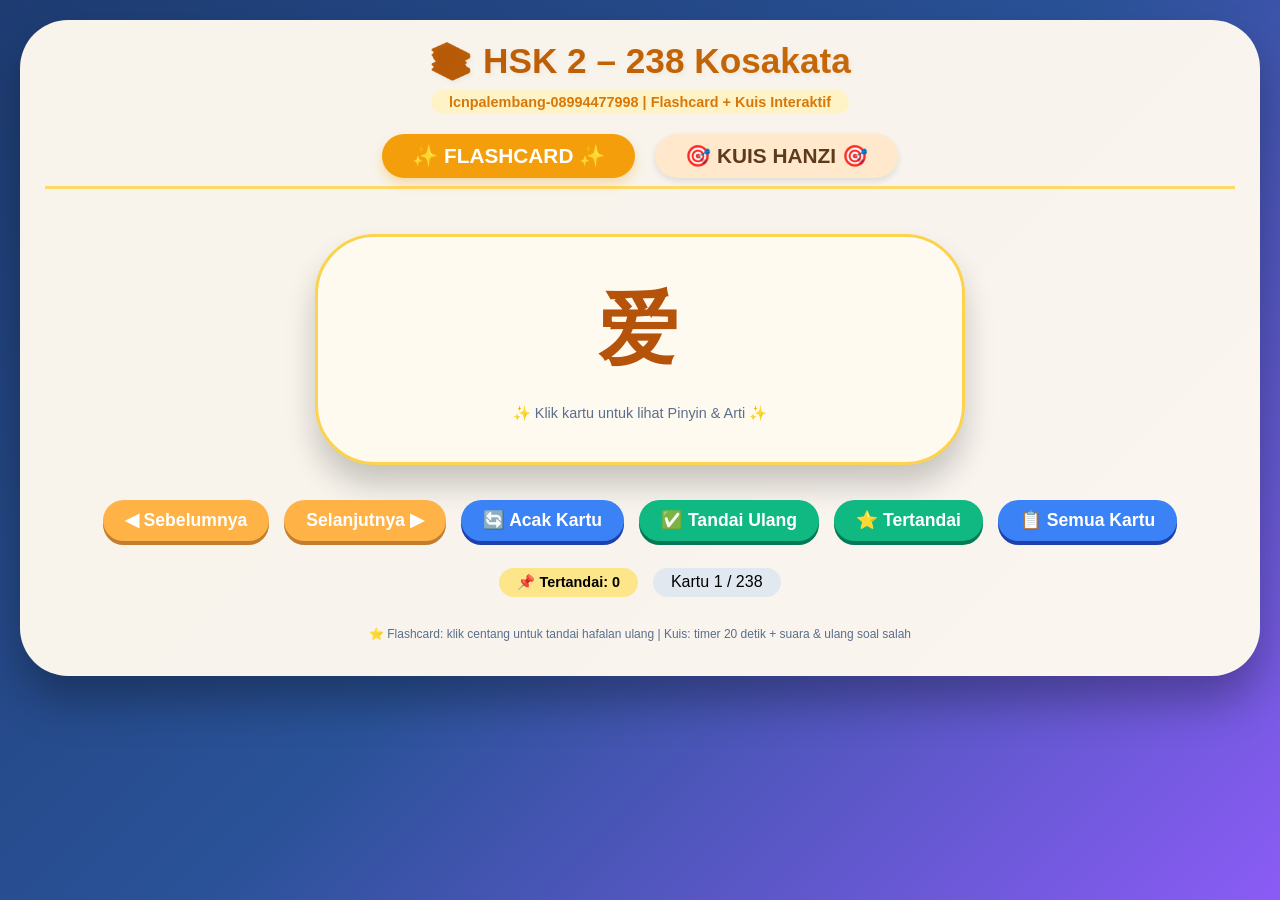
<file: data/wo1/kosakata h21330.html>
<!DOCTYPE html>
<html lang="id">
<head>
    <meta charset="UTF-8">
    <meta name="viewport" content="width=device-width, initial-scale=1.0, user-scalable=yes">
    <title>HSK 2 - 238 Kosakata | Flashcard & Kuis Interaktif</title>
    <style>
        * {
            margin: 0;
            padding: 0;
            box-sizing: border-box;
            user-select: none;
        }

        body {
            background: linear-gradient(135deg, #1e3c72 0%, #2a5298 50%, #8b5cf6 100%);
            font-family: 'Arial', 'Segoe UI', sans-serif;
            min-height: 100vh;
            padding: 20px;
        }

        .app-container {
            max-width: 1300px;
            margin: 0 auto;
            background: rgba(255, 250, 240, 0.97);
            border-radius: 48px;
            box-shadow: 0 25px 45px rgba(0,0,0,0.3);
            overflow: hidden;
            padding: 20px 25px 35px;
            backdrop-filter: blur(2px);
        }

        .title-section {
            text-align: center;
            margin-bottom: 20px;
        }
        h1 {
            font-size: 2.2rem;
            background: linear-gradient(120deg, #b45309, #d97706);
            background-clip: text;
            -webkit-background-clip: text;
            color: transparent;
            text-shadow: 2px 2px 5px rgba(0,0,0,0.05);
        }
        .watermark {
            font-size: 0.9rem;
            color: #d97706;
            font-weight: bold;
            background: #fef3c7;
            display: inline-block;
            padding: 4px 18px;
            border-radius: 40px;
            margin-top: 8px;
            font-family: 'Arial', sans-serif;
        }

        .tabs {
            display: flex;
            gap: 20px;
            justify-content: center;
            margin-bottom: 25px;
            border-bottom: 3px solid #ffd966;
            padding-bottom: 8px;
        }
        .tab-btn {
            background: #ffe8cc;
            border: none;
            font-size: 1.3rem;
            font-weight: bold;
            padding: 10px 30px;
            border-radius: 60px;
            cursor: pointer;
            transition: 0.2s;
            color: #5e3a1c;
            font-family: 'Arial', sans-serif;
            box-shadow: 0 3px 6px rgba(0,0,0,0.1);
        }
        .tab-btn.active {
            background: #f59e0b;
            color: white;
            box-shadow: 0 6px 12px rgba(245,158,11,0.3);
        }
        .tab-content {
            display: none;
            animation: fade 0.3s ease;
        }
        .tab-content.active {
            display: block;
        }
        @keyframes fade {
            from { opacity: 0; transform: translateY(8px);}
            to { opacity: 1; transform: translateY(0);}
        }

        /* FLASHCARD */
        .flashcard-area {
            display: flex;
            flex-direction: column;
            align-items: center;
        }
        .card {
            background: #fffaf0;
            border-radius: 60px;
            box-shadow: 0 20px 30px rgba(0,0,0,0.2), inset 0 1px 2px white;
            padding: 40px 25px;
            text-align: center;
            width: 100%;
            max-width: 650px;
            margin: 20px auto;
            cursor: pointer;
            transition: 0.2s;
            border: 3px solid #fcd34d;
        }
        .card:hover { transform: scale(1.02); background: #fff5e6; }
        .card-hanzi {
            font-family: 'Simsun', '宋体', 'Times New Roman', serif;
            font-size: 5rem;
            font-weight: 800;
            color: #b45309;
            letter-spacing: 4px;
            margin-bottom: 20px;
            word-break: break-word;
        }
        .card-pinyin {
            font-family: 'Times New Roman', Times, serif;
            font-size: 1.9rem;
            color: #2c5282;
            margin: 12px 0;
            font-weight: 500;
        }
        .card-arti {
            font-family: 'Arial', sans-serif;
            font-size: 1.5rem;
            background: #eef2ff;
            display: inline-block;
            padding: 8px 22px;
            border-radius: 50px;
            color: #1e293b;
        }
        .info-text {
            font-family: 'Arial', sans-serif;
            font-size: 0.9rem;
            margin-top: 12px;
            color: #5b6e8c;
        }
        .nav-buttons {
            display: flex;
            gap: 15px;
            justify-content: center;
            flex-wrap: wrap;
            margin: 15px 0;
        }
        button {
            background: #ffb347;
            border: none;
            padding: 10px 22px;
            font-size: 1.1rem;
            font-weight: bold;
            border-radius: 50px;
            cursor: pointer;
            font-family: 'Arial', sans-serif;
            transition: 0.1s;
            color: white;
            box-shadow: 0 4px 0 #c47d2e;
        }
        button:active {
            transform: translateY(2px);
            box-shadow: 0 1px 0 #c47d2e;
        }
        .shuffle-btn { background: #3b82f6; box-shadow: 0 4px 0 #1e40af; }
        .checklist-btn { background: #10b981; box-shadow: 0 4px 0 #047857; }
        .review-badge {
            margin-top: 12px;
            display: flex;
            gap: 15px;
            justify-content: center;
            flex-wrap: wrap;
        }
        .mark-info {
            background: #fde68a;
            padding: 6px 18px;
            border-radius: 40px;
            font-family: 'Arial', sans-serif;
            font-weight: bold;
            font-size: 0.9rem;
        }
        .counter {
            font-family: 'Arial', sans-serif;
            font-size: 1rem;
            background: #e2e8f0;
            padding: 5px 18px;
            border-radius: 30px;
            display: inline-block;
        }

        /* KUIS */
        .quiz-area { text-align: center; }
        .timer-bar {
            background: #fef9e3;
            padding: 10px 20px;
            border-radius: 60px;
            display: flex;
            align-items: center;
            gap: 15px;
            justify-content: space-between;
            flex-wrap: wrap;
            margin-bottom: 20px;
        }
        .timer-label { font-weight: bold; background: #facc15; padding: 5px 15px; border-radius: 40px; }
        .progress-container { flex: 2; background-color: #e2e8f0; border-radius: 30px; height: 18px; overflow: hidden; }
        .time-progress { width: 100%; height: 100%; background: linear-gradient(90deg, #10b981, #34d399); border-radius: 30px; transition: width 0.1s linear; }
        .time-warning { background: linear-gradient(90deg, #ef4444, #f97316); }
        .timer-digit { font-family: monospace; font-size: 1.6rem; font-weight: 800; background: #0f172a; color: #fef9c3; padding: 4px 18px; border-radius: 50px; min-width: 100px; }
        .quiz-question { background: #fffbeb; border-radius: 70px; padding: 25px; margin: 15px 0; box-shadow: 0 10px 15px rgba(0,0,0,0.1); }
        .quiz-arti { font-family: 'Arial', sans-serif; font-size: 2rem; font-weight: bold; color: #7b341e; background: #fed7aa; display: inline-block; padding: 10px 30px; border-radius: 60px; }
        .options-grid { display: grid; grid-template-columns: repeat(auto-fit, minmax(180px, 1fr)); gap: 18px; margin: 25px 0; }
        .quiz-option {
            font-family: 'Simsun', '宋体', serif;
            font-size: 1.5rem;
            font-weight: bold;
            background: linear-gradient(145deg, #fef9e3, #fff2df);
            border: 3px solid #fbbf24;
            border-radius: 70px;
            padding: 14px 8px;
            cursor: pointer;
            transition: 0.1s;
            text-align: center;
            color: #3b2b1f;
            box-shadow: 0 5px 0 #eab308;
        }
        .quiz-option:hover:not(:disabled) { transform: translateY(-2px); background: #fff0cc; }
        .quiz-option:active:not(:disabled) { transform: translateY(2px); box-shadow: 0 2px 0 #eab308; }
        .disabled-opt { opacity: 0.6; cursor: not-allowed; }
        .feedback { font-family: 'Arial', sans-serif; font-size: 1.2rem; padding: 12px; border-radius: 50px; margin: 15px 0; background: #f1f5f9; font-weight: bold; }
        .score-area { font-family: 'Arial', sans-serif; font-size: 1.2rem; background: #facc15; display: inline-block; padding: 6px 22px; border-radius: 40px; margin-bottom: 12px; }
        .quiz-buttons { display: flex; gap: 12px; justify-content: center; flex-wrap: wrap; }
        .next-quiz { background: #10b981; box-shadow: 0 4px 0 #047857; }
        .reset-quiz { background: #ef4444; box-shadow: 0 4px 0 #b91c1c; }
        .repeat-wrong { background: #8b5cf6; box-shadow: 0 4px 0 #5b21b6; }
        footer { text-align: center; margin-top: 30px; font-size: 0.75rem; color: #5b6e8c; }

        @media (max-width: 640px) {
            .card-hanzi { font-size: 3rem; }
            .quiz-arti { font-size: 1.4rem; }
            .quiz-option { font-size: 1.1rem; padding: 10px 5px; }
            .tab-btn { font-size: 1rem; padding: 6px 18px; }
        }
    </style>
</head>
<body>
<div class="app-container">
    <div class="title-section">
        <h1>📚 HSK 2  – 238 Kosakata</h1>
        <div class="watermark">lcnpalembang-08994477998 | Flashcard + Kuis Interaktif</div>
    </div>

    <div class="tabs">
        <button class="tab-btn active" data-tab="flashcard">✨ FLASHCARD ✨</button>
        <button class="tab-btn" data-tab="quiz">🎯 KUIS HANZI 🎯</button>
    </div>

    <!-- FLASHCARD TAB -->
    <div id="flashcardTab" class="tab-content active">
        <div class="flashcard-area">
            <div class="card" id="flashcardCard">
                <div class="card-hanzi" id="cardHanzi">...</div>
                <div class="card-pinyin" id="cardPinyin" style="display: none;"></div>
                <div class="card-arti" id="cardArti" style="display: none;"></div>
                <div class="info-text">✨ Klik kartu untuk lihat Pinyin & Arti ✨</div>
            </div>
            <div class="nav-buttons">
                <button id="prevCardBtn">◀ Sebelumnya</button>
                <button id="nextCardBtn">Selanjutnya ▶</button>
                <button id="shuffleFlashBtn" class="shuffle-btn">🔄 Acak Kartu</button>
                <button id="markReviewBtn" class="checklist-btn">✅ Tandai Ulang</button>
                <button id="showMarkedBtn" class="checklist-btn">⭐ Tertandai</button>
                <button id="showAllFlashBtn" class="shuffle-btn">📋 Semua Kartu</button>
            </div>
            <div class="review-badge">
                <span class="mark-info" id="markedCountBadge">📌 Tertandai: 0</span>
                <span class="counter" id="flashCounter">Kartu 1 / 238</span>
            </div>
        </div>
    </div>

    <!-- KUIS TAB -->
    <div id="quizTab" class="tab-content">
        <div class="quiz-area">
            <div class="score-area">🏆 SKOR: <span id="quizScore">0</span> / <span id="totalQuizCount">238</span></div>
            <div class="timer-bar">
                <span class="timer-label">⏱ WAKTU</span>
                <div class="progress-container">
                    <div class="time-progress" id="timeProgress" style="width: 100%;"></div>
                </div>
                <span class="timer-digit" id="timerDisplay">20 detik</span>
            </div>
            <div class="quiz-question">
                <div class="quiz-arti" id="questionArti">Memperkenalkan</div>
            </div>
            <div class="options-grid" id="quizOptionsGrid"></div>
            <div class="feedback" id="quizFeedback">🌸 Pilih Hanzi yang sesuai dengan arti di atas 🌸</div>
            <div class="quiz-buttons">
                <button id="nextQuizBtn" class="next-quiz">▶ Soal Berikutnya</button>
                <button id="resetQuizBtn" class="reset-quiz">🔄 Mulai Baru</button>
                <button id="repeatWrongBtn" class="repeat-wrong">🔁 Ulangi Soal Salah</button>
            </div>
        </div>
    </div>
    <footer>⭐ Flashcard: klik centang untuk tandai hafalan ulang | Kuis: timer 20 detik + suara & ulang soal salah</footer>
</div>

<script>
    // ======================= DATA KOSAKATA (238 item dari KOSAKATA H21330.txt) =======================
    const vocabulary = [
        { hanzi: "爱", pinyin: "ài", arti: "cinta; suka" },
        { hanzi: "八", pinyin: "bā", arti: "delapan" },
        { hanzi: "爸爸", pinyin: "bàba", arti: "ayah" },
        { hanzi: "吧", pinyin: "ba", arti: "(partikel untuk saran) ayo; kan" },
        { hanzi: "白", pinyin: "bái", arti: "putih; (nama keluarga)" },
        { hanzi: "百", pinyin: "bǎi", arti: "seratus" },
        { hanzi: "帮助", pinyin: "bāngzhù", arti: "membantu" },
        { hanzi: "报纸", pinyin: "bàozhǐ", arti: "koran" },
        { hanzi: "杯", pinyin: "bēi", arti: "gelas; cangkir; (kata bantu untuk minuman)" },
        { hanzi: "北京", pinyin: "Běijīng", arti: "Beijing" },
        { hanzi: "本", pinyin: "běn", arti: "(kata bantu untuk buku); asli; versi" },
        { hanzi: "比", pinyin: "bǐ", arti: "daripada; membandingkan" },
        { hanzi: "宾馆", pinyin: "bīnguǎn", arti: "hotel; wisma" },
        { hanzi: "不", pinyin: "bù", arti: "tidak; bukan" },
        { hanzi: "不错", pinyin: "bùcuò", arti: "tidak buruk; bagus" },
        { hanzi: "菜", pinyin: "cài", arti: "sayur; masakan; lauk" },
        { hanzi: "长", pinyin: "cháng", arti: "panjang" },
        { hanzi: "唱歌", pinyin: "chànggē", arti: "menyanyi" },
        { hanzi: "车", pinyin: "chē", arti: "kendaraan; mobil" },
        { hanzi: "出院", pinyin: "chūyuàn", arti: "keluar dari rumah sakit" },
        { hanzi: "从", pinyin: "cóng", arti: "dari; sejak" },
        { hanzi: "错", pinyin: "cuò", arti: "salah; keliru" },
        { hanzi: "打", pinyin: "dǎ", arti: "memukul; melakukan (olahraga); menelepon" },
        { hanzi: "打电话", pinyin: "dǎ diànhuà", arti: "menelepon" },
        { hanzi: "大", pinyin: "dà", arti: "besar" },
        { hanzi: "大家", pinyin: "dàjiā", arti: "semua orang; semuanya" },
        { hanzi: "但", pinyin: "dàn", arti: "tetapi; namun" },
        { hanzi: "到", pinyin: "dào", arti: "sampai; ke; tiba" },
        { hanzi: "得", pinyin: "de", arti: "(partikel untuk derajat atau akibat)" },
        { hanzi: "的", pinyin: "de", arti: "(partikel kepemilikan)" },
        { hanzi: "等", pinyin: "děng", arti: "menunggu; dan sebagainya" },
        { hanzi: "第", pinyin: "dì", arti: "awalan untuk bilangan urut" },
        { hanzi: "弟弟", pinyin: "dìdi", arti: "adik laki-laki" },
        { hanzi: "第一次", pinyin: "dì-yī cì", arti: "pertama kali" },
        { hanzi: "点", pinyin: "diǎn", arti: "titik; jam (waktu); sedikit" },
        { hanzi: "电脑", pinyin: "diànnǎo", arti: "komputer" },
        { hanzi: "电视", pinyin: "diànshì", arti: "televisi" },
        { hanzi: "店", pinyin: "diàn", arti: "toko; kedai" },
        { hanzi: "都", pinyin: "dōu", arti: "semua; sudah; bahkan" },
        { hanzi: "读", pinyin: "dú", arti: "membaca" },
        { hanzi: "对不起", pinyin: "duìbuqǐ", arti: "maaf" },
        { hanzi: "对", pinyin: "duì", arti: "benar; terhadap; pasangan" },
        { hanzi: "多", pinyin: "duō", arti: "banyak; lebih; berapa (dengan 多少)" },
        { hanzi: "多少", pinyin: "duōshao", arti: "berapa (jumlah)" },
        { hanzi: "儿子", pinyin: "érzi", arti: "anak laki-laki" },
        { hanzi: "饭店", pinyin: "fàndiàn", arti: "restoran; hotel" },
        { hanzi: "房间", pinyin: "fángjiān", arti: "kamar" },
        { hanzi: "分钟", pinyin: "fēnzhōng", arti: "menit" },
        { hanzi: "高", pinyin: "gāo", arti: "tinggi" },
        { hanzi: "告诉", pinyin: "gàosu", arti: "memberitahu" },
        { hanzi: "哥哥", pinyin: "gēge", arti: "kakak laki-laki" },
        { hanzi: "个", pinyin: "gè", arti: "(kata bantu umum)" },
        { hanzi: "给", pinyin: "gěi", arti: "memberi; kepada; untuk" },
        { hanzi: "跟", pinyin: "gēn", arti: "dengan; dan; mengikuti" },
        { hanzi: "工作", pinyin: "gōngzuò", arti: "bekerja; pekerjaan" },
        { hanzi: "公司", pinyin: "gōngsī", arti: "perusahaan" },
        { hanzi: "贵", pinyin: "guì", arti: "mahal; mulia" },
        { hanzi: "还", pinyin: "hái", arti: "masih; juga; bahkan" },
        { hanzi: "还是", pinyin: "háishì", arti: "atau; masih tetap" },
        { hanzi: "好", pinyin: "hǎo", arti: "baik; bagus; selesai" },
        { hanzi: "好好", pinyin: "hǎohǎo", arti: "dengan baik; bersungguh-sungguh" },
        { hanzi: "好吃", pinyin: "hǎochī", arti: "enak (makanan)" },
        { hanzi: "号", pinyin: "hào", arti: "nomor; tanggal" },
        { hanzi: "喝", pinyin: "hē", arti: "minum" },
        { hanzi: "和", pinyin: "hé", arti: "dan; dengan" },
        { hanzi: "很", pinyin: "hěn", arti: "sangat" },
        { hanzi: "红", pinyin: "hóng", arti: "merah" },
        { hanzi: "后", pinyin: "hòu", arti: "belakang; sesudah; nanti" },
        { hanzi: "会", pinyin: "huì", arti: "bisa; akan; bertemu" },
        { hanzi: "几", pinyin: "jǐ", arti: "beberapa; berapa (untuk angka kecil)" },
        { hanzi: "家", pinyin: "jiā", arti: "rumah; keluarga" },
        { hanzi: "件", pinyin: "jiàn", arti: "(kata bantu untuk pakaian, perkara)" },
        { hanzi: "见", pinyin: "jiàn", arti: "melihat; bertemu" },
        { hanzi: "叫", pinyin: "jiào", arti: "memanggil; bernama; menyebut" },
        { hanzi: "教室", pinyin: "jiàoshì", arti: "ruang kelas" },
        { hanzi: "姐", pinyin: "jiě", arti: "kakak perempuan; mbak" },
        { hanzi: "今天", pinyin: "jīntiān", arti: "hari ini" },
        { hanzi: "近", pinyin: "jìn", arti: "dekat" },
        { hanzi: "就", pinyin: "jiù", arti: "lalu; maka; tepat; hanya" },
        { hanzi: "觉得", pinyin: "juéde", arti: "merasa; berpendapat" },
        { hanzi: "开", pinyin: "kāi", arti: "membuka; mengendarai; memulai" },
        { hanzi: "开始", pinyin: "kāishǐ", arti: "mulai" },
        { hanzi: "看", pinyin: "kàn", arti: "melihat; membaca; mengunjungi" },
        { hanzi: "看见", pinyin: "kànjiàn", arti: "melihat" },
        { hanzi: "可以", pinyin: "kěyǐ", arti: "bisa; boleh" },
        { hanzi: "快", pinyin: "kuài", arti: "cepat; segera; hampir (akan)" },
        { hanzi: "块", pinyin: "kuài", arti: "(kata untuk uang) yuan; potong; gumpal" },
        { hanzi: "快乐", pinyin: "kuàilè", arti: "bahagia" },
        { hanzi: "来", pinyin: "lái", arti: "datang" },
        { hanzi: "老", pinyin: "lǎo", arti: "tua; (panggilan hormat)" },
        { hanzi: "老师", pinyin: "lǎoshī", arti: "guru" },
        { hanzi: "了", pinyin: "le", arti: "(partikel aspek sudah; perubahan keadaan)" },
        { hanzi: "累", pinyin: "lèi", arti: "lelah" },
        { hanzi: "冷", pinyin: "lěng", arti: "dingin" },
        { hanzi: "离", pinyin: "lí", arti: "dari; jarak; meninggalkan" },
        { hanzi: "里", pinyin: "lǐ", arti: "di dalam; (satuan jarak)" },
        { hanzi: "两", pinyin: "liǎng", arti: "dua (untuk satuan)" },
        { hanzi: "路", pinyin: "lù", arti: "jalan" },
        { hanzi: "旅游", pinyin: "lǚyóu", arti: "berwisata; bepergian" },
        { hanzi: "吗", pinyin: "ma", arti: "(partikel tanya ya/tidak)" },
        { hanzi: "买", pinyin: "mǎi", arti: "membeli" },
        { hanzi: "慢", pinyin: "màn", arti: "lambat" },
        { hanzi: "忙", pinyin: "máng", arti: "sibuk" },
        { hanzi: "猫", pinyin: "māo", arti: "kucing" },
        { hanzi: "没", pinyin: "méi", arti: "tidak ada; belum (dengan 有)" },
        { hanzi: "没关系", pinyin: "méi guānxi", arti: "tidak apa-apa; tidak masalah" },
        { hanzi: "每", pinyin: "měi", arti: "setiap; masing-masing" },
        { hanzi: "妹妹", pinyin: "mèimei", arti: "adik perempuan" },
        { hanzi: "门", pinyin: "mén", arti: "pintu" },
        { hanzi: "面条儿", pinyin: "miàntiáor", arti: "mi (mie)" },
        { hanzi: "名字", pinyin: "míngzi", arti: "nama" },
        { hanzi: "哪", pinyin: "nǎ", arti: "yang mana" },
        { hanzi: "那", pinyin: "nà", arti: "itu; kalau begitu" },
        { hanzi: "呢", pinyin: "ne", arti: "(partikel tanya untuk keadaan atau kontras)" },
        { hanzi: "能", pinyin: "néng", arti: "bisa; mampu" },
        { hanzi: "你", pinyin: "nǐ", arti: "kamu" },
        { hanzi: "年", pinyin: "nián", arti: "tahun" },
        { hanzi: "牛奶", pinyin: "niúnǎi", arti: "susu sapi" },
        { hanzi: "女儿", pinyin: "nǚ'ér", arti: "anak perempuan" },
        { hanzi: "旁边", pinyin: "pángbiān", arti: "samping; sebelah" },
        { hanzi: "跑", pinyin: "pǎo", arti: "berlari" },
        { hanzi: "跑步", pinyin: "pǎobù", arti: "lari (olahraga)" },
        { hanzi: "朋友", pinyin: "péngyou", arti: "teman" },
        { hanzi: "便宜", pinyin: "piányi", arti: "murah" },
        { hanzi: "票", pinyin: "piào", arti: "tiket" },
        { hanzi: "前", pinyin: "qián", arti: "depan; sebelum" },
        { hanzi: "钱", pinyin: "qián", arti: "uang" },
        { hanzi: "铅笔", pinyin: "qiānbǐ", arti: "pensil" },
        { hanzi: "请", pinyin: "qǐng", arti: "silakan; mempersilakan" },
        { hanzi: "去", pinyin: "qù", arti: "pergi" },
        { hanzi: "热", pinyin: "rè", arti: "panas" },
        { hanzi: "人", pinyin: "rén", arti: "orang" },
        { hanzi: "认识", pinyin: "rènshi", arti: "mengenal" },
        { hanzi: "日", pinyin: "rì", arti: "matahari; hari; tanggal" },
        { hanzi: "三", pinyin: "sān", arti: "tiga" },
        { hanzi: "上", pinyin: "shàng", arti: "atas; naik; pergi ke" },
        { hanzi: "上班", pinyin: "shàngbān", arti: "pergi bekerja" },
        { hanzi: "少", pinyin: "shǎo", arti: "sedikit; kurang" },
        { hanzi: "身体", pinyin: "shēntǐ", arti: "tubuh; kesehatan" },
        { hanzi: "什么", pinyin: "shénme", arti: "apa" },
        { hanzi: "什么时候", pinyin: "shénme shíhòu", arti: "kapan" },
        { hanzi: "十", pinyin: "shí", arti: "sepuluh" },
        { hanzi: "时间", pinyin: "shíjiān", arti: "waktu" },
        { hanzi: "时候", pinyin: "shíhòu", arti: "saat; waktu" },
        { hanzi: "是", pinyin: "shì", arti: "adalah; ya" },
        { hanzi: "手表", pinyin: "shǒubiǎo", arti: "jam tangan" },
        { hanzi: "手机", pinyin: "shǒujī", arti: "ponsel" },
        { hanzi: "书", pinyin: "shū", arti: "buku" },
        { hanzi: "水果", pinyin: "shuǐguǒ", arti: "buah-buahan" },
        { hanzi: "睡觉", pinyin: "shuìjiào", arti: "tidur" },
        { hanzi: "说", pinyin: "shuō", arti: "berbicara" },
        { hanzi: "送", pinyin: "sòng", arti: "mengantar; memberi; menghadiahkan" },
        { hanzi: "岁", pinyin: "suì", arti: "umur (tahun)" },
        { hanzi: "他", pinyin: "tā", arti: "dia (laki-laki)" },
        { hanzi: "她", pinyin: "tā", arti: "dia (perempuan)" },
        { hanzi: "太", pinyin: "tài", arti: "terlalu; sangat" },
        { hanzi: "题", pinyin: "tí", arti: "soal; pertanyaan" },
        { hanzi: "踢足球", pinyin: "tī zúqiú", arti: "main sepak bola" },
        { hanzi: "天", pinyin: "tiān", arti: "langit; hari" },
        { hanzi: "天气", pinyin: "tiānqì", arti: "cuaca" },
        { hanzi: "条", pinyin: "tiáo", arti: "(kata bantu untuk benda panjang)" },
        { hanzi: "听", pinyin: "tīng", arti: "mendengar; mendengarkan" },
        { hanzi: "同学", pinyin: "tóngxué", arti: "teman sekelas" },
        { hanzi: "腿", pinyin: "tuǐ", arti: "kaki (paha hingga betis)" },
        { hanzi: "玩儿", pinyin: "wánr", arti: "bermain (gaya Beijing)" },
        { hanzi: "晚", pinyin: "wǎn", arti: "malam; terlambat" },
        { hanzi: "晚上", pinyin: "wǎnshang", arti: "malam hari" },
        { hanzi: "为什么", pinyin: "wèi shénme", arti: "mengapa" },
        { hanzi: "喂", pinyin: "wèi", arti: "halo (di telepon); memberi makan" },
        { hanzi: "问", pinyin: "wèn", arti: "bertanya" },
        { hanzi: "问题", pinyin: "wèntí", arti: "masalah; pertanyaan" },
        { hanzi: "我", pinyin: "wǒ", arti: "saya" },
        { hanzi: "我们", pinyin: "wǒmen", arti: "kami; kita" },
        { hanzi: "五", pinyin: "wǔ", arti: "lima" },
        { hanzi: "西瓜", pinyin: "xīguā", arti: "semangka" },
        { hanzi: "洗", pinyin: "xǐ", arti: "mencuci" },
        { hanzi: "喜欢", pinyin: "xǐhuan", arti: "suka" },
        { hanzi: "下", pinyin: "xià", arti: "bawah; turun; (kata bantu untuk tindakan)" },
        { hanzi: "下飞机", pinyin: "xià fēijī", arti: "turun dari pesawat" },
        { hanzi: "下午", pinyin: "xiàwǔ", arti: "sore" },
        { hanzi: "下雨", pinyin: "xiàyǔ", arti: "hujan turun" },
        { hanzi: "先生", pinyin: "xiānsheng", arti: "tuan; suami; guru" },
        { hanzi: "现在", pinyin: "xiànzài", arti: "sekarang" },
        { hanzi: "想", pinyin: "xiǎng", arti: "ingin; berpikir; merindukan" },
        { hanzi: "小", pinyin: "xiǎo", arti: "kecil" },
        { hanzi: "笑", pinyin: "xiào", arti: "tertawa; senyum" },
        { hanzi: "写", pinyin: "xiě", arti: "menulis" },
        { hanzi: "谢谢", pinyin: "xièxie", arti: "terima kasih" },
        { hanzi: "新", pinyin: "xīn", arti: "baru" },
        { hanzi: "星期", pinyin: "xīngqī", arti: "minggu" },
        { hanzi: "星期六", pinyin: "xīngqīliù", arti: "hari Sabtu" },
        { hanzi: "星期日", pinyin: "xīngqīrì", arti: "hari Minggu" },
        { hanzi: "姓", pinyin: "xìng", arti: "nama keluarga; berfamili" },
        { hanzi: "休息", pinyin: "xiūxi", arti: "istirahat" },
        { hanzi: "学习", pinyin: "xuéxí", arti: "belajar" },
        { hanzi: "雪", pinyin: "xuě", arti: "salju" },
        { hanzi: "颜色", pinyin: "yánsè", arti: "warna" },
        { hanzi: "眼睛", pinyin: "yǎnjīng", arti: "mata" },
        { hanzi: "羊肉", pinyin: "yángròu", arti: "daging kambing" },
        { hanzi: "要", pinyin: "yào", arti: "mau; akan; perlu; minta" },
        { hanzi: "也", pinyin: "yě", arti: "juga" },
        { hanzi: "一下", pinyin: "yīxià", arti: "sebentar; sedikit (penanda tindakan singkat)" },
        { hanzi: "一", pinyin: "yī", arti: "satu" },
        { hanzi: "衣服", pinyin: "yīfu", arti: "pakaian" },
        { hanzi: "医生", pinyin: "yīshēng", arti: "dokter" },
        { hanzi: "医院", pinyin: "yīyuàn", arti: "rumah sakit" },
        { hanzi: "已经", pinyin: "yǐjīng", arti: "sudah" },
        { hanzi: "意思", pinyin: "yìsi", arti: "arti; makna; menarik" },
        { hanzi: "有", pinyin: "yǒu", arti: "ada; mempunyai" },
        { hanzi: "又", pinyin: "yòu", arti: "lagi; juga; (tindakan berulang)" },
        { hanzi: "右边", pinyin: "yòubiān", arti: "kanan; sisi kanan" },
        { hanzi: "鱼", pinyin: "yú", arti: "ikan" },
        { hanzi: "远", pinyin: "yuǎn", arti: "jauh" },
        { hanzi: "月", pinyin: "yuè", arti: "bulan (waktu); bulan (benda langit)" },
        { hanzi: "再", pinyin: "zài", arti: "lagi; (akan) kemudian; meskipun" },
        { hanzi: "在", pinyin: "zài", arti: "di (tempat); sedang (melakukan)" },
        { hanzi: "早", pinyin: "zǎo", arti: "pagi; awal; cepat" },
        { hanzi: "早上", pinyin: "zǎoshang", arti: "pagi (sekitar 05-08)" },
        { hanzi: "怎么", pinyin: "zěnme", arti: "bagaimana; kenapa" },
        { hanzi: "怎么样", pinyin: "zěnme yàng", arti: "bagaimana (keadaan)" },
        { hanzi: "站", pinyin: "zhàn", arti: "stasiun; berdiri" },
        { hanzi: "长", pinyin: "zhǎng", arti: "tumbuh; menjadi lebih besar" },
        { hanzi: "找", pinyin: "zhǎo", arti: "mencari; kembali uang" },
        { hanzi: "这", pinyin: "zhè", arti: "ini" },
        { hanzi: "这儿", pinyin: "zhèr", arti: "di sini" },
        { hanzi: "这些", pinyin: "zhèxiē", arti: "ini (jamak)" },
        { hanzi: "真", pinyin: "zhēn", arti: "sungguh; sangat; asli" },
        { hanzi: "知道", pinyin: "zhīdào", arti: "tahu; mengerti" },
        { hanzi: "只", pinyin: "zhǐ", arti: "hanya; (kata bantu untuk hewan)" },
        { hanzi: "中国", pinyin: "Zhōngguó", arti: "Tiongkok" },
        { hanzi: "字", pinyin: "zì", arti: "karakter; huruf; tulisan" },
        { hanzi: "自行车", pinyin: "zìxíngchē", arti: "sepeda" },
        { hanzi: "走", pinyin: "zǒu", arti: "berjalan; pergi" },
        { hanzi: "足球", pinyin: "zúqiú", arti: "sepak bola; bola sepak" },
        { hanzi: "最", pinyin: "zuì", arti: "paling" },
        { hanzi: "昨天", pinyin: "zuótiān", arti: "kemarin" },
        { hanzi: "坐", pinyin: "zuò", arti: "duduk; naik (kendaraan)" },
        { hanzi: "做", pinyin: "zuò", arti: "melakukan; membuat; mengerjakan" }
    ];
    const TOTAL_VOCAB = vocabulary.length;

    // ========== FLASHCARD DENGAN CHECKLIST ==========
    let currentDisplayList = [...vocabulary];
    let currentFlashIndex = 0;
    let isFlipped = false;
    let markedIndices = new Set();

    function updateMarkedBadge() { document.getElementById("markedCountBadge").innerText = `📌 Tertandai: ${markedIndices.size}`; }
    function shuffleArray(arr) { for (let i = arr.length - 1; i > 0; i--) { const j = Math.floor(Math.random() * (i + 1)); [arr[i], arr[j]] = [arr[j], arr[i]]; } return arr; }
    function renderFlashcard() {
        if (currentDisplayList.length === 0) { document.getElementById("cardHanzi").innerText = "Tidak ada kartu"; return; }
        const item = currentDisplayList[currentFlashIndex];
        document.getElementById("cardHanzi").innerText = item.hanzi;
        const pinyinEl = document.getElementById("cardPinyin");
        const artiEl = document.getElementById("cardArti");
        if (!isFlipped) { pinyinEl.style.display = "none"; artiEl.style.display = "none"; }
        else { pinyinEl.style.display = "block"; artiEl.style.display = "inline-block"; pinyinEl.innerText = item.pinyin; artiEl.innerText = item.arti; }
        document.getElementById("flashCounter").innerText = `Kartu ${currentFlashIndex+1} / ${currentDisplayList.length}`;
    }
    function flipCard() { isFlipped = !isFlipped; renderFlashcard(); }
    function nextFlash() { if(currentDisplayList.length){ currentFlashIndex = (currentFlashIndex+1)%currentDisplayList.length; isFlipped=false; renderFlashcard(); } }
    function prevFlash() { if(currentDisplayList.length){ currentFlashIndex = (currentFlashIndex-1+currentDisplayList.length)%currentDisplayList.length; isFlipped=false; renderFlashcard(); } }
    function toggleMarkCurrent() {
        if(currentDisplayList.length===0) return;
        const currentVoc = currentDisplayList[currentFlashIndex];
        const origIdx = vocabulary.findIndex(v => v.hanzi === currentVoc.hanzi && v.pinyin === currentVoc.pinyin);
        if(origIdx !== -1){
            if(markedIndices.has(origIdx)) markedIndices.delete(origIdx);
            else markedIndices.add(origIdx);
            updateMarkedBadge();
            alert(markedIndices.has(origIdx) ? `✅ ${currentVoc.hanzi} ditandai ulang` : `❌ ${currentVoc.hanzi} dihapus dari tandai`);
        }
    }
    function showMarkedOnly() {
        const markedVoc = [];
        for(let idx of markedIndices) markedVoc.push(vocabulary[idx]);
        if(markedVoc.length===0){ alert("Belum ada kartu ditandai. Klik ✅ Tandai Ulang pada kartu."); return; }
        currentDisplayList = [...markedVoc];
        currentFlashIndex = 0; isFlipped=false; renderFlashcard();
    }
    function showAllFlash() { currentDisplayList = [...vocabulary]; currentFlashIndex=0; isFlipped=false; renderFlashcard(); }
    function shuffleFlash() { currentDisplayList = shuffleArray([...currentDisplayList]); currentFlashIndex=0; isFlipped=false; renderFlashcard(); }

    // ========== KUIS DENGAN TIMER, SUARA, ULANG SALAH ==========
    let audioCtx = null;
    function initAudio() { if(!audioCtx) audioCtx = new (window.AudioContext||window.webkitAudioContext)(); return audioCtx; }
    function playTone(freq, dur, vol=0.2) { let ctx=initAudio(); if(ctx.state==='suspended') ctx.resume().then(()=>_play(ctx,freq,dur,vol)).catch(e=>{}); else _play(ctx,freq,dur,vol); }
    function _play(ctx,freq,dur,vol){ let osc=ctx.createOscillator(), gain=ctx.createGain(); osc.connect(gain); gain.connect(ctx.destination); osc.frequency.value=freq; gain.gain.value=vol; osc.start(); gain.gain.exponentialRampToValueAtTime(0.0001, ctx.currentTime+dur); osc.stop(ctx.currentTime+dur); }
    function playCorrect() { playTone(880,0.12,0.25); setTimeout(()=>playTone(1100,0.2,0.25),130); setTimeout(()=>playTone(1320,0.25,0.2),280); }
    function playWrong() { let ctx=initAudio(); if(ctx.state==='suspended') ctx.resume().then(()=>_playWrong(ctx)).catch(e=>{}); else _playWrong(ctx); }
    function _playWrong(ctx){ let osc=ctx.createOscillator(), gain=ctx.createGain(); osc.connect(gain); gain.connect(ctx.destination); osc.frequency.value=220; gain.gain.value=0.35; osc.start(); let lfo=ctx.createOscillator(), lfoG=ctx.createGain(); lfo.connect(lfoG); lfoG.connect(gain.gain); lfo.frequency.value=18; lfoG.gain.value=0.25; lfo.start(); gain.gain.exponentialRampToValueAtTime(0.0001, ctx.currentTime+0.5); osc.stop(ctx.currentTime+0.5); lfo.stop(ctx.currentTime+0.5); }

    let quizQuestionsOrder = [];
    let currentQIndex = 0;
    let quizScore = 0;
    let quizAnswered = false;
    let timerInterval = null;
    let timeLeft = 20;
    let currentQuestionVocab = null;
    let currentOptions = [];
    let wrongIndices = [];
    let quizMode = "normal";
    let repeatList = [];

    const quizScoreSpan = document.getElementById("quizScore");
    const totalQuizSpan = document.getElementById("totalQuizCount");
    const questionArtiSpan = document.getElementById("questionArti");
    const optionsGrid = document.getElementById("quizOptionsGrid");
    const quizFeedback = document.getElementById("quizFeedback");
    const nextQuizBtn = document.getElementById("nextQuizBtn");
    const resetQuizBtn = document.getElementById("resetQuizBtn");
    const repeatWrongBtn = document.getElementById("repeatWrongBtn");
    const timeProgress = document.getElementById("timeProgress");
    const timerDisplaySpan = document.getElementById("timerDisplay");

    function stopTimer() { if(timerInterval) clearInterval(timerInterval); timerInterval=null; }
    function startTimer() {
        timeLeft=20; updateTimerUI();
        timerInterval = setInterval(()=>{
            if(quizAnswered) return;
            if(timeLeft<=1){ if(!quizAnswered) finishAnswer(false, true); }
            else { timeLeft--; updateTimerUI(); }
        },1000);
    }
    function updateTimerUI() {
        timerDisplaySpan.innerText = `${timeLeft} detik`;
        let percent = (timeLeft/20)*100;
        timeProgress.style.width=`${percent}%`;
        if(timeLeft<=5) timeProgress.classList.add("time-warning");
        else timeProgress.classList.remove("time-warning");
    }

    function generateOptions(correctHanzi, correctIdx) {
        let others = vocabulary.filter((_,i)=> i!==correctIdx).map(v=>v.hanzi);
        others = shuffleArray([...others]);
        let opts = [correctHanzi];
        for(let i=0; i<Math.min(3, others.length); i++) opts.push(others[i]);
        return shuffleArray(opts);
    }
    function renderQuizOptions() {
        optionsGrid.innerHTML = "";
        currentOptions.forEach(opt => {
            let btn = document.createElement("button");
            btn.className = "quiz-option";
            btn.innerText = opt;
            btn.style.fontFamily = "'Simsun', '宋体', serif";
            btn.addEventListener("click", () => checkAnswer(opt));
            optionsGrid.appendChild(btn);
        });
    }
    function enableOptions(enable) {
        document.querySelectorAll(".quiz-option").forEach(btn => {
            if(enable) { btn.disabled=false; btn.classList.remove("disabled-opt"); }
            else { btn.disabled=true; btn.classList.add("disabled-opt"); }
        });
    }
    function finishAnswer(isCorrect, isTimeout=false) {
        if(quizAnswered) return;
        quizAnswered=true;
        stopTimer();
        if(isCorrect) { playCorrect(); quizScore++; updateQuizUI(); quizFeedback.innerHTML="✅ BENAR! +1 poin ✅"; quizFeedback.style.background="#d1fae5"; }
        else { playWrong(); quizFeedback.innerHTML=`❌ SALAH! Hanzi benar: "${currentQuestionVocab.hanzi}" ❌`; quizFeedback.style.background="#fee2e2";
            if(quizMode==="normal" && !isTimeout) { let wrongIdx = quizQuestionsOrder[currentQIndex]; if(!wrongIndices.includes(wrongIdx)) wrongIndices.push(wrongIdx); } }
        enableOptions(false);
    }
    function checkAnswer(selected) { if(quizAnswered) return; let isCorrect = (selected === currentQuestionVocab.hanzi); finishAnswer(isCorrect, false); }
    function updateQuizUI() { quizScoreSpan.innerText = quizScore; totalQuizSpan.innerText = (quizMode==="repeat"? repeatList.length : TOTAL_VOCAB); }
    function loadQuizQuestion() {
        if(quizMode==="normal" && currentQIndex >= quizQuestionsOrder.length) { endQuiz(); return; }
        if(quizMode==="repeat" && currentQIndex >= repeatList.length) { endQuiz(); return; }
        let vocabIdx = (quizMode==="normal") ? quizQuestionsOrder[currentQIndex] : repeatList[currentQIndex];
        currentQuestionVocab = vocabulary[vocabIdx];
        questionArtiSpan.innerText = currentQuestionVocab.arti;
        currentOptions = generateOptions(currentQuestionVocab.hanzi, vocabIdx);
        renderQuizOptions();
        quizAnswered=false;
        enableOptions(true);
        quizFeedback.innerHTML = "🌸 Pilih Hanzi yang tepat! 🌸";
        quizFeedback.style.background="#f1f5f9";
        stopTimer(); startTimer();
    }
    function nextQuiz() {
        if(!quizAnswered && currentQIndex < (quizMode==="normal"?quizQuestionsOrder.length:repeatList.length)) {
            quizFeedback.innerHTML = "⚠️ Jawab dulu sebelum lanjut! ⚠️"; quizFeedback.style.background="#fef3c7";
            setTimeout(()=>{ if(!quizAnswered) quizFeedback.style.background="#f1f5f9"; },800);
            return;
        }
        currentQIndex++;
        if((quizMode==="normal" && currentQIndex<quizQuestionsOrder.length) || (quizMode==="repeat" && currentQIndex<repeatList.length))
            loadQuizQuestion();
        else endQuiz();
    }
    function endQuiz() {
        stopTimer(); enableOptions(false);
        if(quizMode==="normal"){
            if(wrongIndices.length>0) quizFeedback.innerHTML = `🎉 Selesai! Skor: ${quizScore}/${quizQuestionsOrder.length}. Kamu salah ${wrongIndices.length} soal. Tekan "Ulangi Soal Salah" untuk perbaiki. 🎉`;
            else quizFeedback.innerHTML = `🎉 SEMPURNA! Skor: ${quizScore}/${quizQuestionsOrder.length} 🎉`;
        } else {
            quizFeedback.innerHTML = `🔁 Latihan ulang selesai! Skor: ${quizScore}/${repeatList.length}. Tekan "Mulai Baru" untuk sesi baru. 🔁`;
        }
        questionArtiSpan.innerText = "✨ Kuis Selesai ✨";
        nextQuizBtn.disabled = true;
    }
    function resetQuiz() {
        stopTimer(); quizMode="normal"; wrongIndices=[];
        let indices = Array.from({length:TOTAL_VOCAB}, (_,i)=>i);
        quizQuestionsOrder = shuffleArray([...indices]);
        currentQIndex=0; quizScore=0; quizAnswered=false;
        updateQuizUI(); loadQuizQuestion(); nextQuizBtn.disabled=false;
    }
    function repeatWrong() {
        if(wrongIndices.length===0){ quizFeedback.innerHTML="✨ Tidak ada soal salah! Kamu hebat ✨"; return; }
        stopTimer(); quizMode="repeat"; repeatList = [...wrongIndices];
        currentQIndex=0; quizScore=0; quizAnswered=false;
        updateQuizUI(); loadQuizQuestion(); nextQuizBtn.disabled=false;
        quizFeedback.innerHTML = "🔁 Mode Ulang Soal Salah. Kerjakan dengan baik! 🔁";
    }

    // ========== EVENT LISTENERS ==========
    document.getElementById("flashcardCard").addEventListener("click", flipCard);
    document.getElementById("prevCardBtn").addEventListener("click", prevFlash);
    document.getElementById("nextCardBtn").addEventListener("click", nextFlash);
    document.getElementById("shuffleFlashBtn").addEventListener("click", shuffleFlash);
    document.getElementById("markReviewBtn").addEventListener("click", toggleMarkCurrent);
    document.getElementById("showMarkedBtn").addEventListener("click", showMarkedOnly);
    document.getElementById("showAllFlashBtn").addEventListener("click", showAllFlash);
    nextQuizBtn.addEventListener("click", nextQuiz);
    resetQuizBtn.addEventListener("click", resetQuiz);
    repeatWrongBtn.addEventListener("click", repeatWrong);

    // Tab switching
    document.querySelectorAll(".tab-btn").forEach(btn=>{
        btn.addEventListener("click",()=>{
            let tab = btn.getAttribute("data-tab");
            document.getElementById("flashcardTab").classList.toggle("active", tab==="flashcard");
            document.getElementById("quizTab").classList.toggle("active", tab==="quiz");
            document.querySelectorAll(".tab-btn").forEach(b=>b.classList.remove("active"));
            btn.classList.add("active");
        });
    });

    // Inisialisasi
    function init() {
        showAllFlash();
        updateMarkedBadge();
        resetQuiz();
        document.body.addEventListener("click", ()=>{
            if(audioCtx && audioCtx.state==='suspended') audioCtx.resume();
        }, {once:true});
    }
    init();
</script>
</body>
</html>
</file>
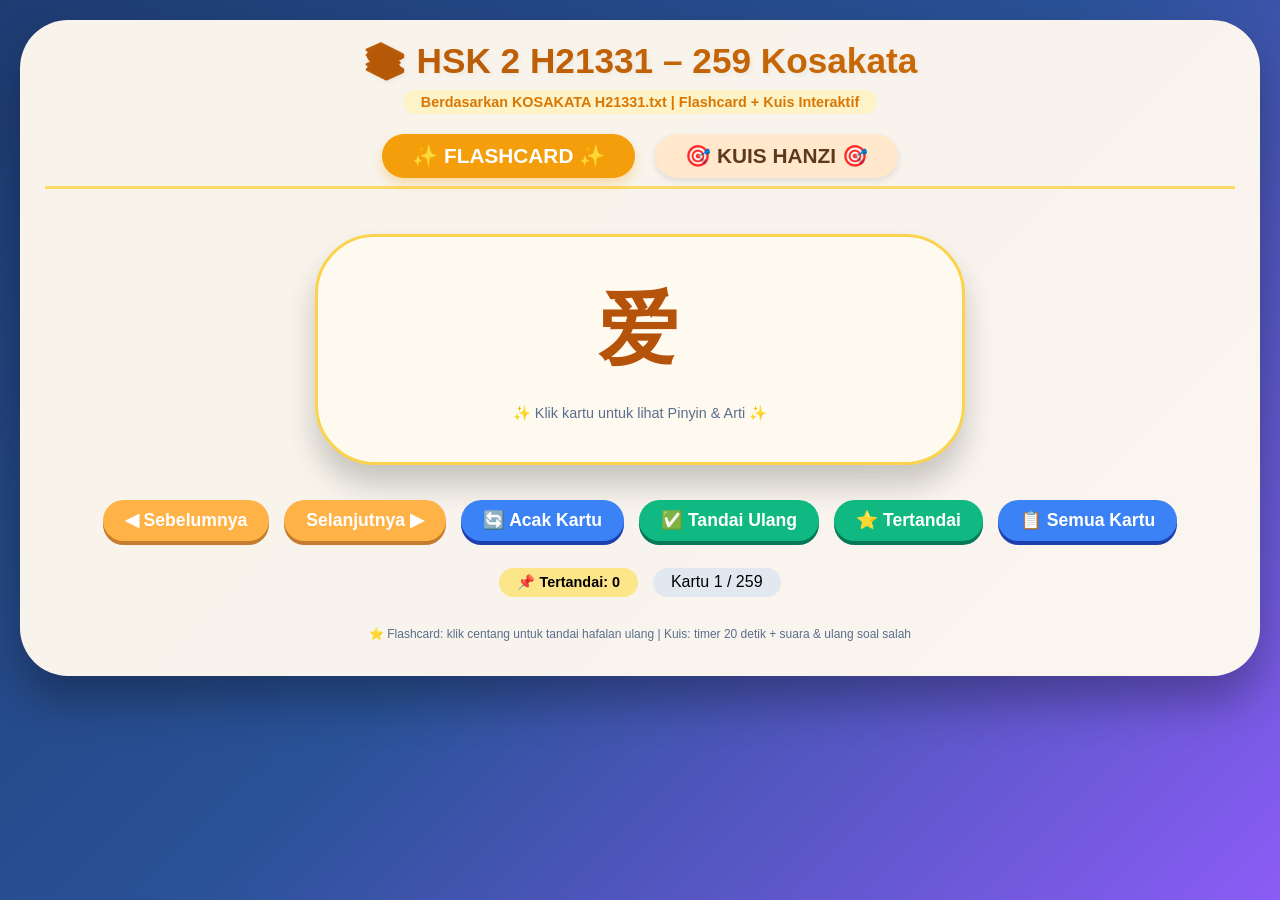
<file: data/wo2/KOSAKATA H21331.html>
<!DOCTYPE html>
<html lang="id">
<head>
    <meta charset="UTF-8">
    <meta name="viewport" content="width=device-width, initial-scale=1.0, user-scalable=yes">
    <title>HSK 2 H21331 - 259 Kosakata | Flashcard & Kuis Interaktif</title>
    <style>
        * {
            margin: 0;
            padding: 0;
            box-sizing: border-box;
            user-select: none;
        }

        body {
            background: linear-gradient(135deg, #1e3c72 0%, #2a5298 50%, #8b5cf6 100%);
            font-family: 'Arial', 'Segoe UI', sans-serif;
            min-height: 100vh;
            padding: 20px;
        }

        .app-container {
            max-width: 1300px;
            margin: 0 auto;
            background: rgba(255, 250, 240, 0.97);
            border-radius: 48px;
            box-shadow: 0 25px 45px rgba(0,0,0,0.3);
            overflow: hidden;
            padding: 20px 25px 35px;
            backdrop-filter: blur(2px);
        }

        .title-section {
            text-align: center;
            margin-bottom: 20px;
        }
        h1 {
            font-size: 2.2rem;
            background: linear-gradient(120deg, #b45309, #d97706);
            background-clip: text;
            -webkit-background-clip: text;
            color: transparent;
            text-shadow: 2px 2px 5px rgba(0,0,0,0.05);
        }
        .watermark {
            font-size: 0.9rem;
            color: #d97706;
            font-weight: bold;
            background: #fef3c7;
            display: inline-block;
            padding: 4px 18px;
            border-radius: 40px;
            margin-top: 8px;
            font-family: 'Arial', sans-serif;
        }

        .tabs {
            display: flex;
            gap: 20px;
            justify-content: center;
            margin-bottom: 25px;
            border-bottom: 3px solid #ffd966;
            padding-bottom: 8px;
        }
        .tab-btn {
            background: #ffe8cc;
            border: none;
            font-size: 1.3rem;
            font-weight: bold;
            padding: 10px 30px;
            border-radius: 60px;
            cursor: pointer;
            transition: 0.2s;
            color: #5e3a1c;
            font-family: 'Arial', sans-serif;
            box-shadow: 0 3px 6px rgba(0,0,0,0.1);
        }
        .tab-btn.active {
            background: #f59e0b;
            color: white;
            box-shadow: 0 6px 12px rgba(245,158,11,0.3);
        }
        .tab-content {
            display: none;
            animation: fade 0.3s ease;
        }
        .tab-content.active {
            display: block;
        }
        @keyframes fade {
            from { opacity: 0; transform: translateY(8px);}
            to { opacity: 1; transform: translateY(0);}
        }

        /* FLASHCARD */
        .flashcard-area {
            display: flex;
            flex-direction: column;
            align-items: center;
        }
        .card {
            background: #fffaf0;
            border-radius: 60px;
            box-shadow: 0 20px 30px rgba(0,0,0,0.2), inset 0 1px 2px white;
            padding: 40px 25px;
            text-align: center;
            width: 100%;
            max-width: 650px;
            margin: 20px auto;
            cursor: pointer;
            transition: 0.2s;
            border: 3px solid #fcd34d;
        }
        .card:hover { transform: scale(1.02); background: #fff5e6; }
        .card-hanzi {
            font-family: 'Simsun', '宋体', 'Times New Roman', serif;
            font-size: 5rem;
            font-weight: 800;
            color: #b45309;
            letter-spacing: 4px;
            margin-bottom: 20px;
            word-break: break-word;
        }
        .card-pinyin {
            font-family: 'Times New Roman', Times, serif;
            font-size: 1.9rem;
            color: #2c5282;
            margin: 12px 0;
            font-weight: 500;
        }
        .card-arti {
            font-family: 'Arial', sans-serif;
            font-size: 1.5rem;
            background: #eef2ff;
            display: inline-block;
            padding: 8px 22px;
            border-radius: 50px;
            color: #1e293b;
        }
        .info-text {
            font-family: 'Arial', sans-serif;
            font-size: 0.9rem;
            margin-top: 12px;
            color: #5b6e8c;
        }
        .nav-buttons {
            display: flex;
            gap: 15px;
            justify-content: center;
            flex-wrap: wrap;
            margin: 15px 0;
        }
        button {
            background: #ffb347;
            border: none;
            padding: 10px 22px;
            font-size: 1.1rem;
            font-weight: bold;
            border-radius: 50px;
            cursor: pointer;
            font-family: 'Arial', sans-serif;
            transition: 0.1s;
            color: white;
            box-shadow: 0 4px 0 #c47d2e;
        }
        button:active {
            transform: translateY(2px);
            box-shadow: 0 1px 0 #c47d2e;
        }
        .shuffle-btn { background: #3b82f6; box-shadow: 0 4px 0 #1e40af; }
        .checklist-btn { background: #10b981; box-shadow: 0 4px 0 #047857; }
        .review-badge {
            margin-top: 12px;
            display: flex;
            gap: 15px;
            justify-content: center;
            flex-wrap: wrap;
        }
        .mark-info {
            background: #fde68a;
            padding: 6px 18px;
            border-radius: 40px;
            font-family: 'Arial', sans-serif;
            font-weight: bold;
            font-size: 0.9rem;
        }
        .counter {
            font-family: 'Arial', sans-serif;
            font-size: 1rem;
            background: #e2e8f0;
            padding: 5px 18px;
            border-radius: 30px;
            display: inline-block;
        }

        /* KUIS */
        .quiz-area { text-align: center; }
        .timer-bar {
            background: #fef9e3;
            padding: 10px 20px;
            border-radius: 60px;
            display: flex;
            align-items: center;
            gap: 15px;
            justify-content: space-between;
            flex-wrap: wrap;
            margin-bottom: 20px;
        }
        .timer-label { font-weight: bold; background: #facc15; padding: 5px 15px; border-radius: 40px; }
        .progress-container { flex: 2; background-color: #e2e8f0; border-radius: 30px; height: 18px; overflow: hidden; }
        .time-progress { width: 100%; height: 100%; background: linear-gradient(90deg, #10b981, #34d399); border-radius: 30px; transition: width 0.1s linear; }
        .time-warning { background: linear-gradient(90deg, #ef4444, #f97316); }
        .timer-digit { font-family: monospace; font-size: 1.6rem; font-weight: 800; background: #0f172a; color: #fef9c3; padding: 4px 18px; border-radius: 50px; min-width: 100px; }
        .quiz-question { background: #fffbeb; border-radius: 70px; padding: 25px; margin: 15px 0; box-shadow: 0 10px 15px rgba(0,0,0,0.1); }
        .quiz-arti { font-family: 'Arial', sans-serif; font-size: 2rem; font-weight: bold; color: #7b341e; background: #fed7aa; display: inline-block; padding: 10px 30px; border-radius: 60px; }
        .options-grid { display: grid; grid-template-columns: repeat(auto-fit, minmax(180px, 1fr)); gap: 18px; margin: 25px 0; }
        .quiz-option {
            font-family: 'Simsun', '宋体', serif;
            font-size: 1.5rem;
            font-weight: bold;
            background: linear-gradient(145deg, #fef9e3, #fff2df);
            border: 3px solid #fbbf24;
            border-radius: 70px;
            padding: 14px 8px;
            cursor: pointer;
            transition: 0.1s;
            text-align: center;
            color: #3b2b1f;
            box-shadow: 0 5px 0 #eab308;
        }
        .quiz-option:hover:not(:disabled) { transform: translateY(-2px); background: #fff0cc; }
        .quiz-option:active:not(:disabled) { transform: translateY(2px); box-shadow: 0 2px 0 #eab308; }
        .disabled-opt { opacity: 0.6; cursor: not-allowed; }
        .feedback { font-family: 'Arial', sans-serif; font-size: 1.2rem; padding: 12px; border-radius: 50px; margin: 15px 0; background: #f1f5f9; font-weight: bold; }
        .score-area { font-family: 'Arial', sans-serif; font-size: 1.2rem; background: #facc15; display: inline-block; padding: 6px 22px; border-radius: 40px; margin-bottom: 12px; }
        .quiz-buttons { display: flex; gap: 12px; justify-content: center; flex-wrap: wrap; }
        .next-quiz { background: #10b981; box-shadow: 0 4px 0 #047857; }
        .reset-quiz { background: #ef4444; box-shadow: 0 4px 0 #b91c1c; }
        .repeat-wrong { background: #8b5cf6; box-shadow: 0 4px 0 #5b21b6; }
        footer { text-align: center; margin-top: 30px; font-size: 0.75rem; color: #5b6e8c; }

        @media (max-width: 640px) {
            .card-hanzi { font-size: 3rem; }
            .quiz-arti { font-size: 1.4rem; }
            .quiz-option { font-size: 1.1rem; padding: 10px 5px; }
            .tab-btn { font-size: 1rem; padding: 6px 18px; }
        }
    </style>
</head>
<body>
<div class="app-container">
    <div class="title-section">
        <h1>📚 HSK 2 H21331 – 259 Kosakata</h1>
        <div class="watermark">Berdasarkan KOSAKATA H21331.txt | Flashcard + Kuis Interaktif</div>
    </div>

    <div class="tabs">
        <button class="tab-btn active" data-tab="flashcard">✨ FLASHCARD ✨</button>
        <button class="tab-btn" data-tab="quiz">🎯 KUIS HANZI 🎯</button>
    </div>

    <!-- FLASHCARD TAB -->
    <div id="flashcardTab" class="tab-content active">
        <div class="flashcard-area">
            <div class="card" id="flashcardCard">
                <div class="card-hanzi" id="cardHanzi">...</div>
                <div class="card-pinyin" id="cardPinyin" style="display: none;"></div>
                <div class="card-arti" id="cardArti" style="display: none;"></div>
                <div class="info-text">✨ Klik kartu untuk lihat Pinyin & Arti ✨</div>
            </div>
            <div class="nav-buttons">
                <button id="prevCardBtn">◀ Sebelumnya</button>
                <button id="nextCardBtn">Selanjutnya ▶</button>
                <button id="shuffleFlashBtn" class="shuffle-btn">🔄 Acak Kartu</button>
                <button id="markReviewBtn" class="checklist-btn">✅ Tandai Ulang</button>
                <button id="showMarkedBtn" class="checklist-btn">⭐ Tertandai</button>
                <button id="showAllFlashBtn" class="shuffle-btn">📋 Semua Kartu</button>
            </div>
            <div class="review-badge">
                <span class="mark-info" id="markedCountBadge">📌 Tertandai: 0</span>
                <span class="counter" id="flashCounter">Kartu 1 / 259</span>
            </div>
        </div>
    </div>

    <!-- KUIS TAB -->
    <div id="quizTab" class="tab-content">
        <div class="quiz-area">
            <div class="score-area">🏆 SKOR: <span id="quizScore">0</span> / <span id="totalQuizCount">259</span></div>
            <div class="timer-bar">
                <span class="timer-label">⏱ WAKTU</span>
                <div class="progress-container">
                    <div class="time-progress" id="timeProgress" style="width: 100%;"></div>
                </div>
                <span class="timer-digit" id="timerDisplay">20 detik</span>
            </div>
            <div class="quiz-question">
                <div class="quiz-arti" id="questionArti">Memperkenalkan</div>
            </div>
            <div class="options-grid" id="quizOptionsGrid"></div>
            <div class="feedback" id="quizFeedback">🌸 Pilih Hanzi yang sesuai dengan arti di atas 🌸</div>
            <div class="quiz-buttons">
                <button id="nextQuizBtn" class="next-quiz">▶ Soal Berikutnya</button>
                <button id="resetQuizBtn" class="reset-quiz">🔄 Mulai Baru</button>
                <button id="repeatWrongBtn" class="repeat-wrong">🔁 Ulangi Soal Salah</button>
            </div>
        </div>
    </div>
    <footer>⭐ Flashcard: klik centang untuk tandai hafalan ulang | Kuis: timer 20 detik + suara & ulang soal salah</footer>
</div>

<script>
    // ======================= DATA KOSAKATA (259 item dari KOSAKATA H21331.txt) =======================
    const vocabulary = [
        { hanzi: "爱", pinyin: "ài", arti: "cinta; suka" },
        { hanzi: "八", pinyin: "bā", arti: "delapan" },
        { hanzi: "爸爸", pinyin: "bàba", arti: "ayah" },
        { hanzi: "吧", pinyin: "ba", arti: "(partikel untuk saran) ayo; kan" },
        { hanzi: "白", pinyin: "bái", arti: "putih; (nama keluarga)" },
        { hanzi: "百", pinyin: "bǎi", arti: "seratus" },
        { hanzi: "帮助", pinyin: "bāngzhù", arti: "membantu" },
        { hanzi: "报纸", pinyin: "bàozhǐ", arti: "koran" },
        { hanzi: "杯", pinyin: "bēi", arti: "gelas; cangkir; (kata bantu untuk minuman)" },
        { hanzi: "北京", pinyin: "Běijīng", arti: "Beijing" },
        { hanzi: "本", pinyin: "běn", arti: "(kata bantu untuk buku); asli; versi" },
        { hanzi: "比", pinyin: "bǐ", arti: "daripada; membandingkan" },
        { hanzi: "宾馆", pinyin: "bīnguǎn", arti: "hotel; wisma" },
        { hanzi: "不", pinyin: "bù", arti: "tidak; bukan" },
        { hanzi: "不好意思", pinyin: "bù hǎoyìsi", arti: "malu; maaf; sungkan" },
        { hanzi: "不错", pinyin: "bùcuò", arti: "tidak buruk; bagus" },
        { hanzi: "菜", pinyin: "cài", arti: "sayur; masakan; lauk" },
        { hanzi: "唱歌", pinyin: "chànggē", arti: "menyanyi" },
        { hanzi: "车", pinyin: "chē", arti: "kendaraan; mobil" },
        { hanzi: "吃", pinyin: "chī", arti: "makan" },
        { hanzi: "从", pinyin: "cóng", arti: "dari; sejak" },
        { hanzi: "错", pinyin: "cuò", arti: "salah; keliru" },
        { hanzi: "打", pinyin: "dǎ", arti: "memukul; melakukan (olahraga); menelepon" },
        { hanzi: "打篮球", pinyin: "dǎ lánqiú", arti: "main basket" },
        { hanzi: "打电话", pinyin: "dǎ diànhuà", arti: "menelepon" },
        { hanzi: "大", pinyin: "dà", arti: "besar" },
        { hanzi: "大学", pinyin: "dàxué", arti: "universitas" },
        { hanzi: "大家", pinyin: "dàjiā", arti: "semua orang; semuanya" },
        { hanzi: "但", pinyin: "dàn", arti: "tetapi; namun" },
        { hanzi: "但是", pinyin: "dànshì", arti: "tetapi" },
        { hanzi: "到", pinyin: "dào", arti: "sampai; ke; tiba" },
        { hanzi: "得", pinyin: "de", arti: "(partikel untuk derajat atau akibat)" },
        { hanzi: "的", pinyin: "de", arti: "(partikel kepemilikan)" },
        { hanzi: "等", pinyin: "děng", arti: "menunggu; dan sebagainya" },
        { hanzi: "第", pinyin: "dì", arti: "awalan untuk bilangan urut" },
        { hanzi: "弟弟", pinyin: "dìdi", arti: "adik laki-laki" },
        { hanzi: "第一次", pinyin: "dì-yī cì", arti: "pertama kali" },
        { hanzi: "点", pinyin: "diǎn", arti: "titik; jam (waktu); sedikit" },
        { hanzi: "电脑", pinyin: "diànnǎo", arti: "komputer" },
        { hanzi: "电视", pinyin: "diànshì", arti: "televisi" },
        { hanzi: "东西", pinyin: "dōngxi", arti: "benda; barang" },
        { hanzi: "懂", pinyin: "dǒng", arti: "mengerti; paham" },
        { hanzi: "都", pinyin: "dōu", arti: "semua; sudah; bahkan" },
        { hanzi: "读", pinyin: "dú", arti: "membaca; belajar" },
        { hanzi: "对不起", pinyin: "duìbuqǐ", arti: "maaf" },
        { hanzi: "对", pinyin: "duì", arti: "benar; terhadap; pasangan" },
        { hanzi: "多", pinyin: "duō", arti: "banyak; lebih; berapa (dengan 多少)" },
        { hanzi: "多少", pinyin: "duōshao", arti: "berapa (jumlah)" },
        { hanzi: "儿子", pinyin: "érzi", arti: "anak laki-laki" },
        { hanzi: "饭店", pinyin: "fàndiàn", arti: "restoran; hotel" },
        { hanzi: "房间", pinyin: "fángjiān", arti: "kamar" },
        { hanzi: "分钟", pinyin: "fēnzhōng", arti: "menit" },
        { hanzi: "服务员", pinyin: "fúwùyuán", arti: "pelayan; pramusaji" },
        { hanzi: "告诉", pinyin: "gàosu", arti: "memberitahu" },
        { hanzi: "哥哥", pinyin: "gēge", arti: "kakak laki-laki" },
        { hanzi: "个", pinyin: "gè", arti: "(kata bantu umum)" },
        { hanzi: "给", pinyin: "gěi", arti: "memberi; kepada; untuk" },
        { hanzi: "跟", pinyin: "gēn", arti: "dengan; dan; mengikuti" },
        { hanzi: "工", pinyin: "gōng", arti: "kerja; pekerjaan; industri" },
        { hanzi: "工作", pinyin: "gōngzuò", arti: "bekerja; pekerjaan" },
        { hanzi: "公司", pinyin: "gōngsī", arti: "perusahaan" },
        { hanzi: "公共汽车", pinyin: "gōnggòng qìchē", arti: "bus" },
        { hanzi: "狗", pinyin: "gǒu", arti: "anjing" },
        { hanzi: "贵", pinyin: "guì", arti: "mahal; mulia" },
        { hanzi: "还", pinyin: "hái", arti: "masih; juga; bahkan" },
        { hanzi: "还是", pinyin: "háishì", arti: "atau; masih tetap" },
        { hanzi: "好", pinyin: "hǎo", arti: "baik; bagus; selesai" },
        { hanzi: "好吃", pinyin: "hǎochī", arti: "enak (makanan)" },
        { hanzi: "好玩儿", pinyin: "hǎowánr", arti: "menyenangkan; seru" },
        { hanzi: "号", pinyin: "hào", arti: "nomor; tanggal" },
        { hanzi: "喝", pinyin: "hē", arti: "minum" },
        { hanzi: "和", pinyin: "hé", arti: "dan; dengan" },
        { hanzi: "很", pinyin: "hěn", arti: "sangat" },
        { hanzi: "红", pinyin: "hóng", arti: "merah" },
        { hanzi: "后", pinyin: "hòu", arti: "belakang; sesudah; nanti" },
        { hanzi: "后面", pinyin: "hòumiàn", arti: "belakang; di belakang" },
        { hanzi: "会", pinyin: "huì", arti: "bisa; akan; bertemu" },
        { hanzi: "火车站", pinyin: "huǒchēzhàn", arti: "stasiun kereta api" },
        { hanzi: "几", pinyin: "jǐ", arti: "beberapa; berapa (untuk angka kecil)" },
        { hanzi: "家", pinyin: "jiā", arti: "rumah; keluarga" },
        { hanzi: "件", pinyin: "jiàn", arti: "(kata bantu untuk pakaian, perkara)" },
        { hanzi: "见", pinyin: "jiàn", arti: "melihat; bertemu" },
        { hanzi: "叫", pinyin: "jiào", arti: "memanggil; bernama; menyebut" },
        { hanzi: "教室", pinyin: "jiàoshì", arti: "ruang kelas" },
        { hanzi: "姐", pinyin: "jiě", arti: "kakak perempuan; mbak" },
        { hanzi: "今天", pinyin: "jīntiān", arti: "hari ini" },
        { hanzi: "近", pinyin: "jìn", arti: "dekat" },
        { hanzi: "就", pinyin: "jiù", arti: "lalu; maka; tepat; hanya" },
        { hanzi: "觉得", pinyin: "juéde", arti: "merasa; berpendapat" },
        { hanzi: "开", pinyin: "kāi", arti: "membuka; mengendarai; memulai" },
        { hanzi: "开始", pinyin: "kāishǐ", arti: "mulai" },
        { hanzi: "考试", pinyin: "kǎoshì", arti: "ujian" },
        { hanzi: "咖啡", pinyin: "kāfēi", arti: "kopi" },
        { hanzi: "看", pinyin: "kàn", arti: "melihat; membaca; mengunjungi" },
        { hanzi: "看见", pinyin: "kànjiàn", arti: "melihat" },
        { hanzi: "看看", pinyin: "kànkan", arti: "melihat-lihat; mencoba melihat" },
        { hanzi: "可以", pinyin: "kěyǐ", arti: "bisa; boleh" },
        { hanzi: "可能", pinyin: "kěnéng", arti: "mungkin" },
        { hanzi: "客气", pinyin: "kèqi", arti: "sungkan; sopan" },
        { hanzi: "快", pinyin: "kuài", arti: "cepat; segera; hampir (akan)" },
        { hanzi: "块", pinyin: "kuài", arti: "(kata untuk uang) yuan; potong; gumpal" },
        { hanzi: "来", pinyin: "lái", arti: "datang" },
        { hanzi: "老", pinyin: "lǎo", arti: "tua; (panggilan hormat)" },
        { hanzi: "老师", pinyin: "lǎoshī", arti: "guru" },
        { hanzi: "了", pinyin: "le", arti: "(partikel aspek sudah; perubahan keadaan)" },
        { hanzi: "冷", pinyin: "lěng", arti: "dingin" },
        { hanzi: "离", pinyin: "lí", arti: "dari; jarak; meninggalkan" },
        { hanzi: "里面", pinyin: "lǐmiàn", arti: "di dalam" },
        { hanzi: "两", pinyin: "liǎng", arti: "dua (untuk satuan)" },
        { hanzi: "路", pinyin: "lù", arti: "jalan" },
        { hanzi: "旅游", pinyin: "lǚyóu", arti: "berwisata; bepergian" },
        { hanzi: "吗", pinyin: "ma", arti: "(partikel tanya ya/tidak)" },
        { hanzi: "妈", pinyin: "mā", arti: "ibu; mamah" },
        { hanzi: "买", pinyin: "mǎi", arti: "membeli" },
        { hanzi: "卖", pinyin: "mài", arti: "menjual" },
        { hanzi: "慢", pinyin: "màn", arti: "lambat" },
        { hanzi: "忙", pinyin: "máng", arti: "sibuk" },
        { hanzi: "猫", pinyin: "māo", arti: "kucing" },
        { hanzi: "没", pinyin: "méi", arti: "tidak ada; belum (dengan 有)" },
        { hanzi: "没关系", pinyin: "méi guānxi", arti: "tidak apa-apa; tidak masalah" },
        { hanzi: "每", pinyin: "měi", arti: "setiap; masing-masing" },
        { hanzi: "妹妹", pinyin: "mèimei", arti: "adik perempuan" },
        { hanzi: "门", pinyin: "mén", arti: "pintu" },
        { hanzi: "米饭", pinyin: "mǐfàn", arti: "nasi putih" },
        { hanzi: "面条儿", pinyin: "miàntiáor", arti: "mi (mie)" },
        { hanzi: "名字", pinyin: "míngzi", arti: "nama" },
        { hanzi: "哪", pinyin: "nǎ", arti: "yang mana" },
        { hanzi: "那", pinyin: "nà", arti: "itu; kalau begitu" },
        { hanzi: "呢", pinyin: "ne", arti: "(partikel tanya untuk keadaan atau kontras)" },
        { hanzi: "能", pinyin: "néng", arti: "bisa; mampu" },
        { hanzi: "你", pinyin: "nǐ", arti: "kamu" },
        { hanzi: "年", pinyin: "nián", arti: "tahun" },
        { hanzi: "牛奶", pinyin: "niúnǎi", arti: "susu sapi" },
        { hanzi: "女儿", pinyin: "nǚ'ér", arti: "anak perempuan" },
        { hanzi: "旁边", pinyin: "pángbiān", arti: "samping; sebelah" },
        { hanzi: "跑", pinyin: "pǎo", arti: "berlari" },
        { hanzi: "朋友", pinyin: "péngyou", arti: "teman" },
        { hanzi: "漂亮", pinyin: "piàoliang", arti: "cantik; indah" },
        { hanzi: "票", pinyin: "piào", arti: "tiket" },
        { hanzi: "前", pinyin: "qián", arti: "depan; sebelum" },
        { hanzi: "前面", pinyin: "qiánmiàn", arti: "depan; di depan" },
        { hanzi: "钱", pinyin: "qián", arti: "uang" },
        { hanzi: "铅笔", pinyin: "qiānbǐ", arti: "pensil" },
        { hanzi: "请", pinyin: "qǐng", arti: "silakan; mempersilakan" },
        { hanzi: "去", pinyin: "qù", arti: "pergi" },
        { hanzi: "热", pinyin: "rè", arti: "panas" },
        { hanzi: "人", pinyin: "rén", arti: "orang" },
        { hanzi: "认识", pinyin: "rènshi", arti: "mengenal" },
        { hanzi: "日", pinyin: "rì", arti: "matahari; hari; tanggal" },
        { hanzi: "三", pinyin: "sān", arti: "tiga" },
        { hanzi: "上", pinyin: "shàng", arti: "atas; naik; pergi ke" },
        { hanzi: "上班", pinyin: "shàngbān", arti: "pergi bekerja" },
        { hanzi: "上次", pinyin: "shàng cì", arti: "kali yang lalu" },
        { hanzi: "上课", pinyin: "shàngkè", arti: "pergi ke kelas; mengajar" },
        { hanzi: "上午", pinyin: "shàngwǔ", arti: "pagi (sekitar 09-11)" },
        { hanzi: "少", pinyin: "shǎo", arti: "sedikit; kurang" },
        { hanzi: "身体", pinyin: "shēntǐ", arti: "tubuh; kesehatan" },
        { hanzi: "生病", pinyin: "shēngbìng", arti: "sakit; jatuh sakit" },
        { hanzi: "什么", pinyin: "shénme", arti: "apa" },
        { hanzi: "什么时候", pinyin: "shénme shíhòu", arti: "kapan" },
        { hanzi: "十", pinyin: "shí", arti: "sepuluh" },
        { hanzi: "时间", pinyin: "shíjiān", arti: "waktu" },
        { hanzi: "时候", pinyin: "shíhòu", arti: "saat; waktu" },
        { hanzi: "是", pinyin: "shì", arti: "adalah; ya" },
        { hanzi: "事情", pinyin: "shìqing", arti: "urusan; masalah; hal" },
        { hanzi: "手机", pinyin: "shǒujī", arti: "ponsel" },
        { hanzi: "手表", pinyin: "shǒubiǎo", arti: "jam tangan" },
        { hanzi: "书", pinyin: "shū", arti: "buku" },
        { hanzi: "水", pinyin: "shuǐ", arti: "air" },
        { hanzi: "水果", pinyin: "shuǐguǒ", arti: "buah-buahan" },
        { hanzi: "睡觉", pinyin: "shuìjiào", arti: "tidur" },
        { hanzi: "说", pinyin: "shuō", arti: "berbicara" },
        { hanzi: "送", pinyin: "sòng", arti: "mengantar; memberi; menghadiahkan" },
        { hanzi: "岁", pinyin: "suì", arti: "umur (tahun)" },
        { hanzi: "他", pinyin: "tā", arti: "dia (laki-laki)" },
        { hanzi: "她", pinyin: "tā", arti: "dia (perempuan)" },
        { hanzi: "太", pinyin: "tài", arti: "terlalu; sangat" },
        { hanzi: "题", pinyin: "tí", arti: "soal; pertanyaan" },
        { hanzi: "踢足球", pinyin: "tī zúqiú", arti: "main sepak bola" },
        { hanzi: "天", pinyin: "tiān", arti: "langit; hari" },
        { hanzi: "天气", pinyin: "tiānqì", arti: "cuaca" },
        { hanzi: "听", pinyin: "tīng", arti: "mendengar; mendengarkan" },
        { hanzi: "听见", pinyin: "tīngjiàn", arti: "mendengar" },
        { hanzi: "同学", pinyin: "tóngxué", arti: "teman sekelas" },
        { hanzi: "头发", pinyin: "tóufa", arti: "rambut" },
        { hanzi: "玩儿", pinyin: "wánr", arti: "bermain (gaya Beijing)" },
        { hanzi: "晚", pinyin: "wǎn", arti: "malam; terlambat" },
        { hanzi: "晚上", pinyin: "wǎnshang", arti: "malam hari" },
        { hanzi: "为什么", pinyin: "wèi shénme", arti: "mengapa" },
        { hanzi: "喂", pinyin: "wèi", arti: "halo (di telepon); memberi makan" },
        { hanzi: "问", pinyin: "wèn", arti: "bertanya" },
        { hanzi: "问题", pinyin: "wèntí", arti: "masalah; pertanyaan" },
        { hanzi: "我", pinyin: "wǒ", arti: "saya" },
        { hanzi: "我们", pinyin: "wǒmen", arti: "kami; kita" },
        { hanzi: "五", pinyin: "wǔ", arti: "lima" },
        { hanzi: "西瓜", pinyin: "xīguā", arti: "semangka" },
        { hanzi: "洗", pinyin: "xǐ", arti: "mencuci" },
        { hanzi: "喜欢", pinyin: "xǐhuan", arti: "suka" },
        { hanzi: "下", pinyin: "xià", arti: "bawah; turun; (kata bantu untuk tindakan)" },
        { hanzi: "下午", pinyin: "xiàwǔ", arti: "sore" },
        { hanzi: "下雨", pinyin: "xiàyǔ", arti: "hujan turun" },
        { hanzi: "先生", pinyin: "xiānsheng", arti: "tuan; suami; guru" },
        { hanzi: "现在", pinyin: "xiànzài", arti: "sekarang" },
        { hanzi: "想", pinyin: "xiǎng", arti: "ingin; berpikir; merindukan" },
        { hanzi: "小", pinyin: "xiǎo", arti: "kecil" },
        { hanzi: "小姐", pinyin: "xiǎojiě", arti: "nona; panggilan untuk wanita muda" },
        { hanzi: "笑", pinyin: "xiào", arti: "tertawa; senyum" },
        { hanzi: "写", pinyin: "xiě", arti: "menulis" },
        { hanzi: "谢谢", pinyin: "xièxie", arti: "terima kasih" },
        { hanzi: "新", pinyin: "xīn", arti: "baru" },
        { hanzi: "星期", pinyin: "xīngqī", arti: "minggu" },
        { hanzi: "星期六", pinyin: "xīngqīliù", arti: "hari Sabtu" },
        { hanzi: "姓", pinyin: "xìng", arti: "nama keluarga; berfamili" },
        { hanzi: "休息", pinyin: "xiūxi", arti: "istirahat" },
        { hanzi: "学习", pinyin: "xuéxí", arti: "belajar" },
        { hanzi: "学校", pinyin: "xuéxiào", arti: "sekolah" },
        { hanzi: "颜色", pinyin: "yánsè", arti: "warna" },
        { hanzi: "眼睛", pinyin: "yǎnjīng", arti: "mata" },
        { hanzi: "羊肉", pinyin: "yángròu", arti: "daging kambing" },
        { hanzi: "药", pinyin: "yào", arti: "obat" },
        { hanzi: "要", pinyin: "yào", arti: "mau; akan; perlu; minta" },
        { hanzi: "也", pinyin: "yě", arti: "juga" },
        { hanzi: "一下", pinyin: "yīxià", arti: "sebentar; sedikit (penanda tindakan singkat)" },
        { hanzi: "一", pinyin: "yī", arti: "satu" },
        { hanzi: "医生", pinyin: "yīshēng", arti: "dokter" },
        { hanzi: "医院", pinyin: "yīyuàn", arti: "rumah sakit" },
        { hanzi: "已经", pinyin: "yǐjīng", arti: "sudah" },
        { hanzi: "意思", pinyin: "yìsi", arti: "arti; makna; menarik" },
        { hanzi: "因为", pinyin: "yīnwèi", arti: "karena" },
        { hanzi: "阴天", pinyin: "yīntiān", arti: "hari mendung; langit mendung" },
        { hanzi: "有", pinyin: "yǒu", arti: "ada; mempunyai" },
        { hanzi: "又", pinyin: "yòu", arti: "lagi; juga; (tindakan berulang)" },
        { hanzi: "右边", pinyin: "yòubiān", arti: "kanan; sisi kanan" },
        { hanzi: "鱼", pinyin: "yú", arti: "ikan" },
        { hanzi: "远", pinyin: "yuǎn", arti: "jauh" },
        { hanzi: "月", pinyin: "yuè", arti: "bulan (waktu); bulan (benda langit)" },
        { hanzi: "再", pinyin: "zài", arti: "lagi; (akan) kemudian; meskipun" },
        { hanzi: "在", pinyin: "zài", arti: "di (tempat); sedang (melakukan)" },
        { hanzi: "早", pinyin: "zǎo", arti: "pagi; awal; cepat" },
        { hanzi: "怎么", pinyin: "zěnme", arti: "bagaimana; kenapa" },
        { hanzi: "怎么样", pinyin: "zěnme yàng", arti: "bagaimana (keadaan)" },
        { hanzi: "站", pinyin: "zhàn", arti: "stasiun; berdiri" },
        { hanzi: "丈夫", pinyin: "zhàngfu", arti: "suami" },
        { hanzi: "找", pinyin: "zhǎo", arti: "mencari; kembali uang" },
        { hanzi: "这", pinyin: "zhè", arti: "ini" },
        { hanzi: "这儿", pinyin: "zhèr", arti: "di sini" },
        { hanzi: "这些", pinyin: "zhèxiē", arti: "ini (jamak)" },
        { hanzi: "真", pinyin: "zhēn", arti: "sungguh; sangat; asli" },
        { hanzi: "知道", pinyin: "zhīdào", arti: "tahu; mengerti" },
        { hanzi: "只", pinyin: "zhǐ", arti: "hanya; (kata bantu untuk hewan)" },
        { hanzi: "中国", pinyin: "Zhōngguó", arti: "Tiongkok" },
        { hanzi: "中午", pinyin: "zhōngwǔ", arti: "siang hari" },
        { hanzi: "走", pinyin: "zǒu", arti: "berjalan; pergi" },
        { hanzi: "足球", pinyin: "zúqiú", arti: "sepak bola; bola sepak" },
        { hanzi: "最", pinyin: "zuì", arti: "paling" },
        { hanzi: "左边", pinyin: "zuǒbian", arti: "kiri; sisi kiri" },
        { hanzi: "坐", pinyin: "zuò", arti: "duduk; naik (kendaraan)" },
        { hanzi: "做", pinyin: "zuò", arti: "melakukan; membuat; mengerjakan" },
        { hanzi: "昨天", pinyin: "zuótiān", arti: "kemarin" }
    ];
    const TOTAL_VOCAB = vocabulary.length;

    // ========== FLASHCARD DENGAN CHECKLIST ==========
    let currentDisplayList = [...vocabulary];
    let currentFlashIndex = 0;
    let isFlipped = false;
    let markedIndices = new Set();

    function updateMarkedBadge() { document.getElementById("markedCountBadge").innerText = `📌 Tertandai: ${markedIndices.size}`; }
    function shuffleArray(arr) { for (let i = arr.length - 1; i > 0; i--) { const j = Math.floor(Math.random() * (i + 1)); [arr[i], arr[j]] = [arr[j], arr[i]]; } return arr; }
    function renderFlashcard() {
        if (currentDisplayList.length === 0) { document.getElementById("cardHanzi").innerText = "Tidak ada kartu"; return; }
        const item = currentDisplayList[currentFlashIndex];
        document.getElementById("cardHanzi").innerText = item.hanzi;
        const pinyinEl = document.getElementById("cardPinyin");
        const artiEl = document.getElementById("cardArti");
        if (!isFlipped) { pinyinEl.style.display = "none"; artiEl.style.display = "none"; }
        else { pinyinEl.style.display = "block"; artiEl.style.display = "inline-block"; pinyinEl.innerText = item.pinyin; artiEl.innerText = item.arti; }
        document.getElementById("flashCounter").innerText = `Kartu ${currentFlashIndex+1} / ${currentDisplayList.length}`;
    }
    function flipCard() { isFlipped = !isFlipped; renderFlashcard(); }
    function nextFlash() { if(currentDisplayList.length){ currentFlashIndex = (currentFlashIndex+1)%currentDisplayList.length; isFlipped=false; renderFlashcard(); } }
    function prevFlash() { if(currentDisplayList.length){ currentFlashIndex = (currentFlashIndex-1+currentDisplayList.length)%currentDisplayList.length; isFlipped=false; renderFlashcard(); } }
    function toggleMarkCurrent() {
        if(currentDisplayList.length===0) return;
        const currentVoc = currentDisplayList[currentFlashIndex];
        const origIdx = vocabulary.findIndex(v => v.hanzi === currentVoc.hanzi && v.pinyin === currentVoc.pinyin);
        if(origIdx !== -1){
            if(markedIndices.has(origIdx)) markedIndices.delete(origIdx);
            else markedIndices.add(origIdx);
            updateMarkedBadge();
            alert(markedIndices.has(origIdx) ? `✅ ${currentVoc.hanzi} ditandai ulang` : `❌ ${currentVoc.hanzi} dihapus dari tandai`);
        }
    }
    function showMarkedOnly() {
        const markedVoc = [];
        for(let idx of markedIndices) markedVoc.push(vocabulary[idx]);
        if(markedVoc.length===0){ alert("Belum ada kartu ditandai. Klik ✅ Tandai Ulang pada kartu."); return; }
        currentDisplayList = [...markedVoc];
        currentFlashIndex = 0; isFlipped=false; renderFlashcard();
    }
    function showAllFlash() { currentDisplayList = [...vocabulary]; currentFlashIndex=0; isFlipped=false; renderFlashcard(); }
    function shuffleFlash() { currentDisplayList = shuffleArray([...currentDisplayList]); currentFlashIndex=0; isFlipped=false; renderFlashcard(); }

    // ========== KUIS DENGAN TIMER, SUARA, ULANG SALAH ==========
    let audioCtx = null;
    function initAudio() { if(!audioCtx) audioCtx = new (window.AudioContext||window.webkitAudioContext)(); return audioCtx; }
    function playTone(freq, dur, vol=0.2) { let ctx=initAudio(); if(ctx.state==='suspended') ctx.resume().then(()=>_play(ctx,freq,dur,vol)).catch(e=>{}); else _play(ctx,freq,dur,vol); }
    function _play(ctx,freq,dur,vol){ let osc=ctx.createOscillator(), gain=ctx.createGain(); osc.connect(gain); gain.connect(ctx.destination); osc.frequency.value=freq; gain.gain.value=vol; osc.start(); gain.gain.exponentialRampToValueAtTime(0.0001, ctx.currentTime+dur); osc.stop(ctx.currentTime+dur); }
    function playCorrect() { playTone(880,0.12,0.25); setTimeout(()=>playTone(1100,0.2,0.25),130); setTimeout(()=>playTone(1320,0.25,0.2),280); }
    function playWrong() { let ctx=initAudio(); if(ctx.state==='suspended') ctx.resume().then(()=>_playWrong(ctx)).catch(e=>{}); else _playWrong(ctx); }
    function _playWrong(ctx){ let osc=ctx.createOscillator(), gain=ctx.createGain(); osc.connect(gain); gain.connect(ctx.destination); osc.frequency.value=220; gain.gain.value=0.35; osc.start(); let lfo=ctx.createOscillator(), lfoG=ctx.createGain(); lfo.connect(lfoG); lfoG.connect(gain.gain); lfo.frequency.value=18; lfoG.gain.value=0.25; lfo.start(); gain.gain.exponentialRampToValueAtTime(0.0001, ctx.currentTime+0.5); osc.stop(ctx.currentTime+0.5); lfo.stop(ctx.currentTime+0.5); }

    let quizQuestionsOrder = [];
    let currentQIndex = 0;
    let quizScore = 0;
    let quizAnswered = false;
    let timerInterval = null;
    let timeLeft = 20;
    let currentQuestionVocab = null;
    let currentOptions = [];
    let wrongIndices = [];
    let quizMode = "normal";
    let repeatList = [];

    const quizScoreSpan = document.getElementById("quizScore");
    const totalQuizSpan = document.getElementById("totalQuizCount");
    const questionArtiSpan = document.getElementById("questionArti");
    const optionsGrid = document.getElementById("quizOptionsGrid");
    const quizFeedback = document.getElementById("quizFeedback");
    const nextQuizBtn = document.getElementById("nextQuizBtn");
    const resetQuizBtn = document.getElementById("resetQuizBtn");
    const repeatWrongBtn = document.getElementById("repeatWrongBtn");
    const timeProgress = document.getElementById("timeProgress");
    const timerDisplaySpan = document.getElementById("timerDisplay");

    function stopTimer() { if(timerInterval) clearInterval(timerInterval); timerInterval=null; }
    function startTimer() {
        timeLeft=20; updateTimerUI();
        timerInterval = setInterval(()=>{
            if(quizAnswered) return;
            if(timeLeft<=1){ if(!quizAnswered) finishAnswer(false, true); }
            else { timeLeft--; updateTimerUI(); }
        },1000);
    }
    function updateTimerUI() {
        timerDisplaySpan.innerText = `${timeLeft} detik`;
        let percent = (timeLeft/20)*100;
        timeProgress.style.width=`${percent}%`;
        if(timeLeft<=5) timeProgress.classList.add("time-warning");
        else timeProgress.classList.remove("time-warning");
    }

    function generateOptions(correctHanzi, correctIdx) {
        let others = vocabulary.filter((_,i)=> i!==correctIdx).map(v=>v.hanzi);
        others = shuffleArray([...others]);
        let opts = [correctHanzi];
        for(let i=0; i<Math.min(3, others.length); i++) opts.push(others[i]);
        return shuffleArray(opts);
    }
    function renderQuizOptions() {
        optionsGrid.innerHTML = "";
        currentOptions.forEach(opt => {
            let btn = document.createElement("button");
            btn.className = "quiz-option";
            btn.innerText = opt;
            btn.style.fontFamily = "'Simsun', '宋体', serif";
            btn.addEventListener("click", () => checkAnswer(opt));
            optionsGrid.appendChild(btn);
        });
    }
    function enableOptions(enable) {
        document.querySelectorAll(".quiz-option").forEach(btn => {
            if(enable) { btn.disabled=false; btn.classList.remove("disabled-opt"); }
            else { btn.disabled=true; btn.classList.add("disabled-opt"); }
        });
    }
    function finishAnswer(isCorrect, isTimeout=false) {
        if(quizAnswered) return;
        quizAnswered=true;
        stopTimer();
        if(isCorrect) { playCorrect(); quizScore++; updateQuizUI(); quizFeedback.innerHTML="✅ BENAR! +1 poin ✅"; quizFeedback.style.background="#d1fae5"; }
        else { playWrong(); quizFeedback.innerHTML=`❌ SALAH! Hanzi benar: "${currentQuestionVocab.hanzi}" ❌`; quizFeedback.style.background="#fee2e2";
            if(quizMode==="normal" && !isTimeout) { let wrongIdx = quizQuestionsOrder[currentQIndex]; if(!wrongIndices.includes(wrongIdx)) wrongIndices.push(wrongIdx); } }
        enableOptions(false);
    }
    function checkAnswer(selected) { if(quizAnswered) return; let isCorrect = (selected === currentQuestionVocab.hanzi); finishAnswer(isCorrect, false); }
    function updateQuizUI() { quizScoreSpan.innerText = quizScore; totalQuizSpan.innerText = (quizMode==="repeat"? repeatList.length : TOTAL_VOCAB); }
    function loadQuizQuestion() {
        if(quizMode==="normal" && currentQIndex >= quizQuestionsOrder.length) { endQuiz(); return; }
        if(quizMode==="repeat" && currentQIndex >= repeatList.length) { endQuiz(); return; }
        let vocabIdx = (quizMode==="normal") ? quizQuestionsOrder[currentQIndex] : repeatList[currentQIndex];
        currentQuestionVocab = vocabulary[vocabIdx];
        questionArtiSpan.innerText = currentQuestionVocab.arti;
        currentOptions = generateOptions(currentQuestionVocab.hanzi, vocabIdx);
        renderQuizOptions();
        quizAnswered=false;
        enableOptions(true);
        quizFeedback.innerHTML = "🌸 Pilih Hanzi yang tepat! 🌸";
        quizFeedback.style.background="#f1f5f9";
        stopTimer(); startTimer();
    }
    function nextQuiz() {
        if(!quizAnswered && currentQIndex < (quizMode==="normal"?quizQuestionsOrder.length:repeatList.length)) {
            quizFeedback.innerHTML = "⚠️ Jawab dulu sebelum lanjut! ⚠️"; quizFeedback.style.background="#fef3c7";
            setTimeout(()=>{ if(!quizAnswered) quizFeedback.style.background="#f1f5f9"; },800);
            return;
        }
        currentQIndex++;
        if((quizMode==="normal" && currentQIndex<quizQuestionsOrder.length) || (quizMode==="repeat" && currentQIndex<repeatList.length))
            loadQuizQuestion();
        else endQuiz();
    }
    function endQuiz() {
        stopTimer(); enableOptions(false);
        if(quizMode==="normal"){
            if(wrongIndices.length>0) quizFeedback.innerHTML = `🎉 Selesai! Skor: ${quizScore}/${quizQuestionsOrder.length}. Kamu salah ${wrongIndices.length} soal. Tekan "Ulangi Soal Salah" untuk perbaiki. 🎉`;
            else quizFeedback.innerHTML = `🎉 SEMPURNA! Skor: ${quizScore}/${quizQuestionsOrder.length} 🎉`;
        } else {
            quizFeedback.innerHTML = `🔁 Latihan ulang selesai! Skor: ${quizScore}/${repeatList.length}. Tekan "Mulai Baru" untuk sesi baru. 🔁`;
        }
        questionArtiSpan.innerText = "✨ Kuis Selesai ✨";
        nextQuizBtn.disabled = true;
    }
    function resetQuiz() {
        stopTimer(); quizMode="normal"; wrongIndices=[];
        let indices = Array.from({length:TOTAL_VOCAB}, (_,i)=>i);
        quizQuestionsOrder = shuffleArray([...indices]);
        currentQIndex=0; quizScore=0; quizAnswered=false;
        updateQuizUI(); loadQuizQuestion(); nextQuizBtn.disabled=false;
    }
    function repeatWrong() {
        if(wrongIndices.length===0){ quizFeedback.innerHTML="✨ Tidak ada soal salah! Kamu hebat ✨"; return; }
        stopTimer(); quizMode="repeat"; repeatList = [...wrongIndices];
        currentQIndex=0; quizScore=0; quizAnswered=false;
        updateQuizUI(); loadQuizQuestion(); nextQuizBtn.disabled=false;
        quizFeedback.innerHTML = "🔁 Mode Ulang Soal Salah. Kerjakan dengan baik! 🔁";
    }

    // ========== EVENT LISTENERS ==========
    document.getElementById("flashcardCard").addEventListener("click", flipCard);
    document.getElementById("prevCardBtn").addEventListener("click", prevFlash);
    document.getElementById("nextCardBtn").addEventListener("click", nextFlash);
    document.getElementById("shuffleFlashBtn").addEventListener("click", shuffleFlash);
    document.getElementById("markReviewBtn").addEventListener("click", toggleMarkCurrent);
    document.getElementById("showMarkedBtn").addEventListener("click", showMarkedOnly);
    document.getElementById("showAllFlashBtn").addEventListener("click", showAllFlash);
    nextQuizBtn.addEventListener("click", nextQuiz);
    resetQuizBtn.addEventListener("click", resetQuiz);
    repeatWrongBtn.addEventListener("click", repeatWrong);

    // Tab switching
    document.querySelectorAll(".tab-btn").forEach(btn=>{
        btn.addEventListener("click",()=>{
            let tab = btn.getAttribute("data-tab");
            document.getElementById("flashcardTab").classList.toggle("active", tab==="flashcard");
            document.getElementById("quizTab").classList.toggle("active", tab==="quiz");
            document.querySelectorAll(".tab-btn").forEach(b=>b.classList.remove("active"));
            btn.classList.add("active");
        });
    });

    // Inisialisasi
    function init() {
        showAllFlash();
        updateMarkedBadge();
        resetQuiz();
        document.body.addEventListener("click", ()=>{
            if(audioCtx && audioCtx.state==='suspended') audioCtx.resume();
        }, {once:true});
    }
    init();
</script>
</body>
</html>
</file>
